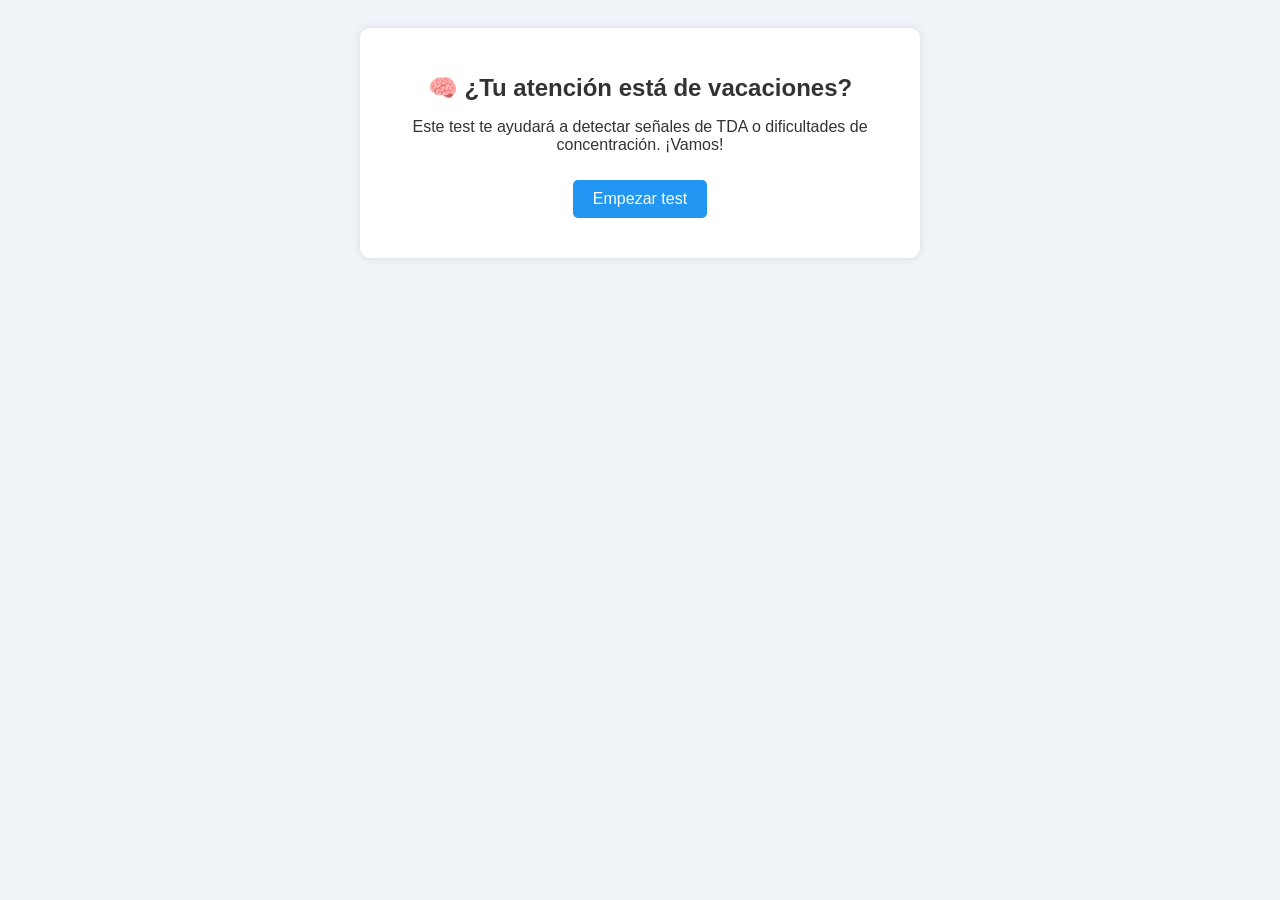
<file: index.html>
<!DOCTYPE html>
<html lang="es">
<head>
  <meta charset="UTF-8" />
  <meta name="viewport" content="width=device-width, initial-scale=1.0"/>
  <title>Test de Atención</title>
  <style>
    body {
      font-family: 'Segoe UI', sans-serif;
      background: #f0f4f8;
      color: #333;
      text-align: center;
      padding: 20px;
    }
    .container {
      max-width: 500px;
      margin: auto;
      background: #fff;
      border-radius: 10px;
      box-shadow: 0 0 10px rgba(0,0,0,0.1);
      padding: 30px;
    }
    h1 {
      font-size: 24px;
      margin-bottom: 10px;
    }
    .question {
      font-size: 18px;
      margin: 20px 0;
    }
    button {
      padding: 10px 20px;
      margin: 10px;
      font-size: 16px;
      border: none;
      border-radius: 5px;
      cursor: pointer;
    }
    .yes { background-color: #4caf50; color: white; }
    .no { background-color: #f44336; color: white; }
    .start, .restart {
      background-color: #2196f3;
      color: white;
    }
    .result {
      font-size: 20px;
      margin-top: 30px;
    }
  </style>
</head>
<body>
  <div class="container">
    <h1>🧠 ¿Tu atención está de vacaciones?</h1>
    <div id="quiz">
      <p>Este test te ayudará a detectar señales de TDA o dificultades de concentración. ¡Vamos!</p>
      <button class="start" onclick="startQuiz()">Empezar test</button>
    </div>
  </div>

  <script>
    const questions = [
      "¿Te distraes con facilidad, incluso cuando algo es importante?",
      "¿Te cuesta terminar lo que empiezas?",
      "¿Pierdes cosas como llaves, celular o ideas?",
      "¿Evitas tareas que requieren mucha concentración?",
      "¿Te cuesta seguir instrucciones largas?",
      "¿Sientes que tu mente salta de un tema a otro?",
      "¿Olvidas cosas que acabas de leer o escuchar?",
      "¿Te cuesta organizar tu tiempo o tus tareas?",
      "¿Interrumpes a otros sin querer?",
      "¿Te aburres muy rápido si algo no te interesa?"
    ];

    let current = 0;
    let score = 0;

    function startQuiz() {
      document.getElementById("quiz").innerHTML = `
        <div class="question">${questions[current]}</div>
        <button class="yes" onclick="answer(true)">Sí</button>
        <button class="no" onclick="answer(false)">No</button>
      `;
    }

    function answer(isYes) {
      if (isYes) score++;
      current++;
      if (current < questions.length) {
        document.getElementById("quiz").innerHTML = `
          <div class="question">${questions[current]}</div>
          <button class="yes" onclick="answer(true)">Sí</button>
          <button class="no" onclick="answer(false)">No</button>
        `;
      } else {
        showResult();
      }
    }

    function showResult() {
      let message = "";
      if (score <= 3) {
        message = "🧘‍♂️ Mente zen. Tu enfoque está en modo pro.";
      } else if (score <= 6) {
        message = "🤹‍♀️ Enfocado pero caótico. A veces te cuesta, pero lo manejas.";
      } else {
        message = "🐿️ Ardilla distraída. Tu atención necesita un GPS.";
      }

      document.getElementById("quiz").innerHTML = `
        <div class="result">${message}</div>
        <p>Tu puntaje: ${score} de ${questions.length}</p>
        <button class="restart" onclick="restart()">Volver a empezar</button>
      `;
      current = 0;
      score = 0;
    }

    function restart() {
      startQuiz();
    }
  </script>
</body>
</html>
</file>
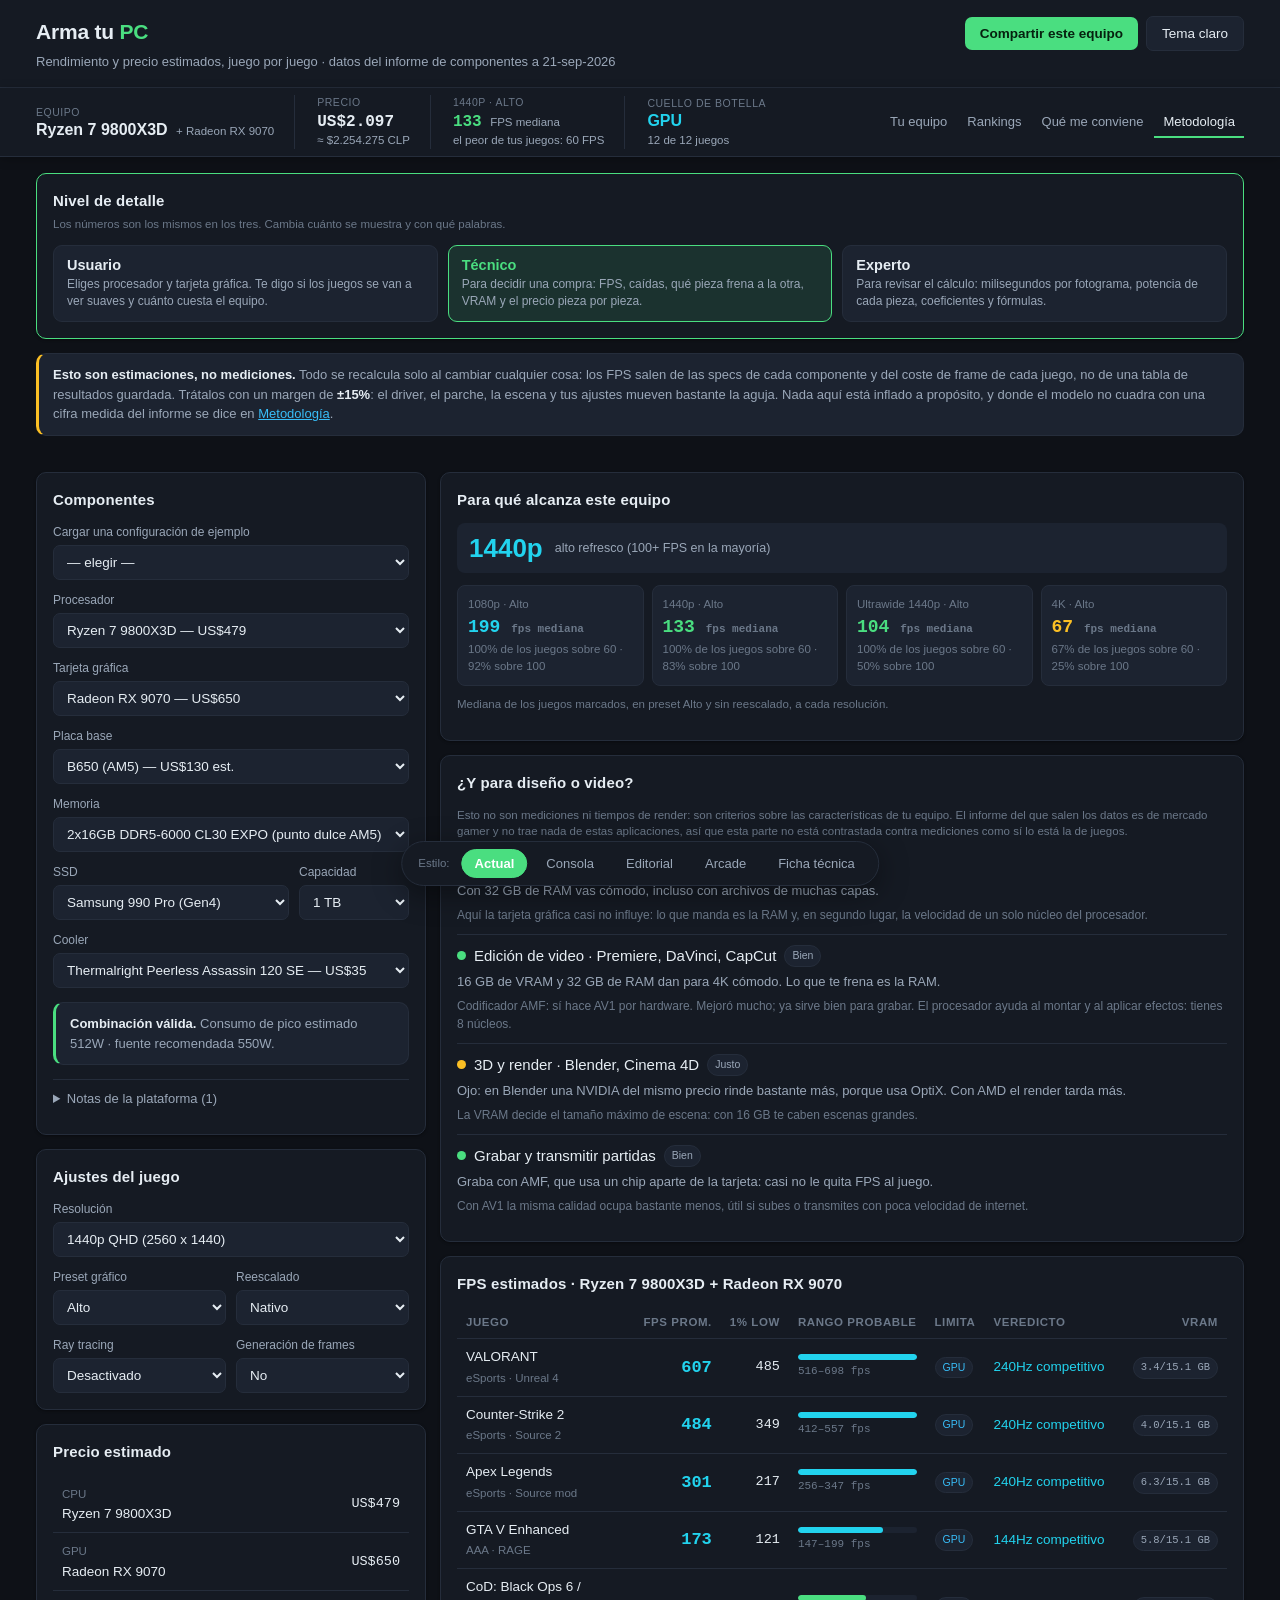
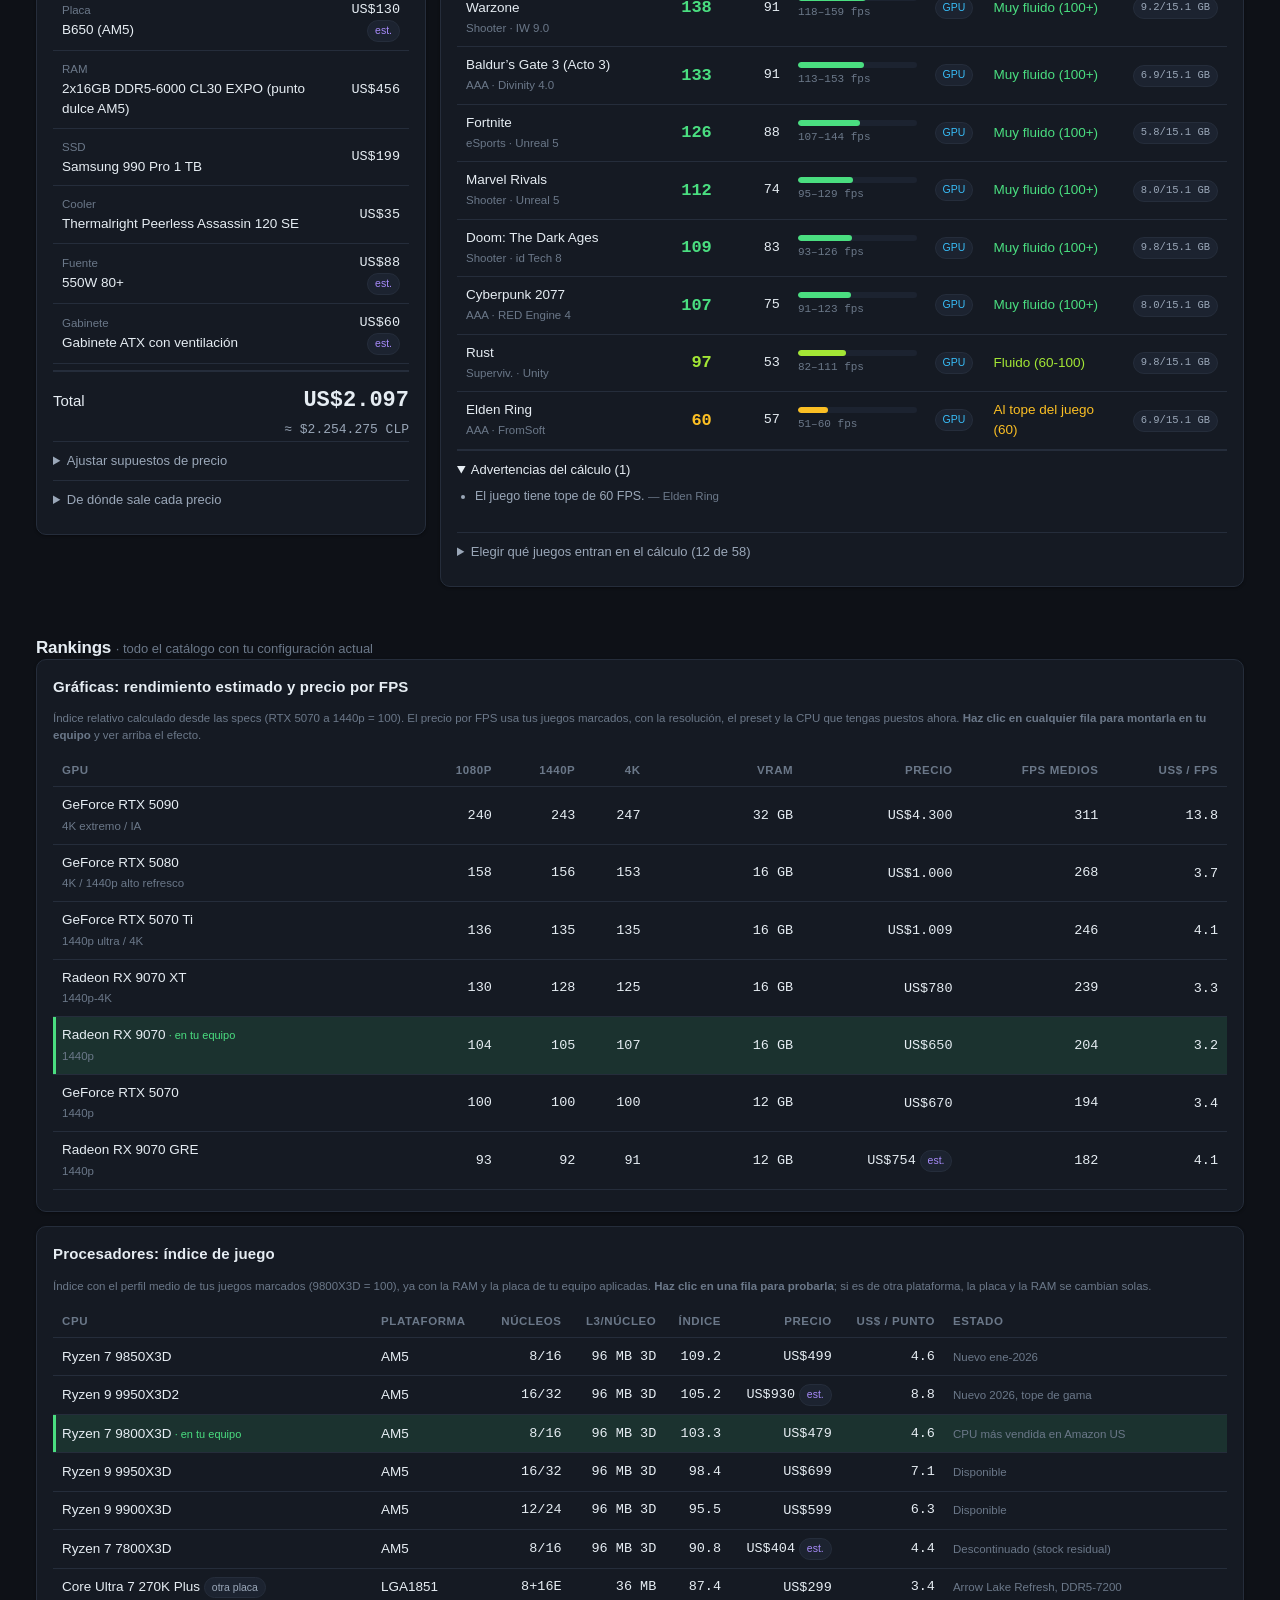
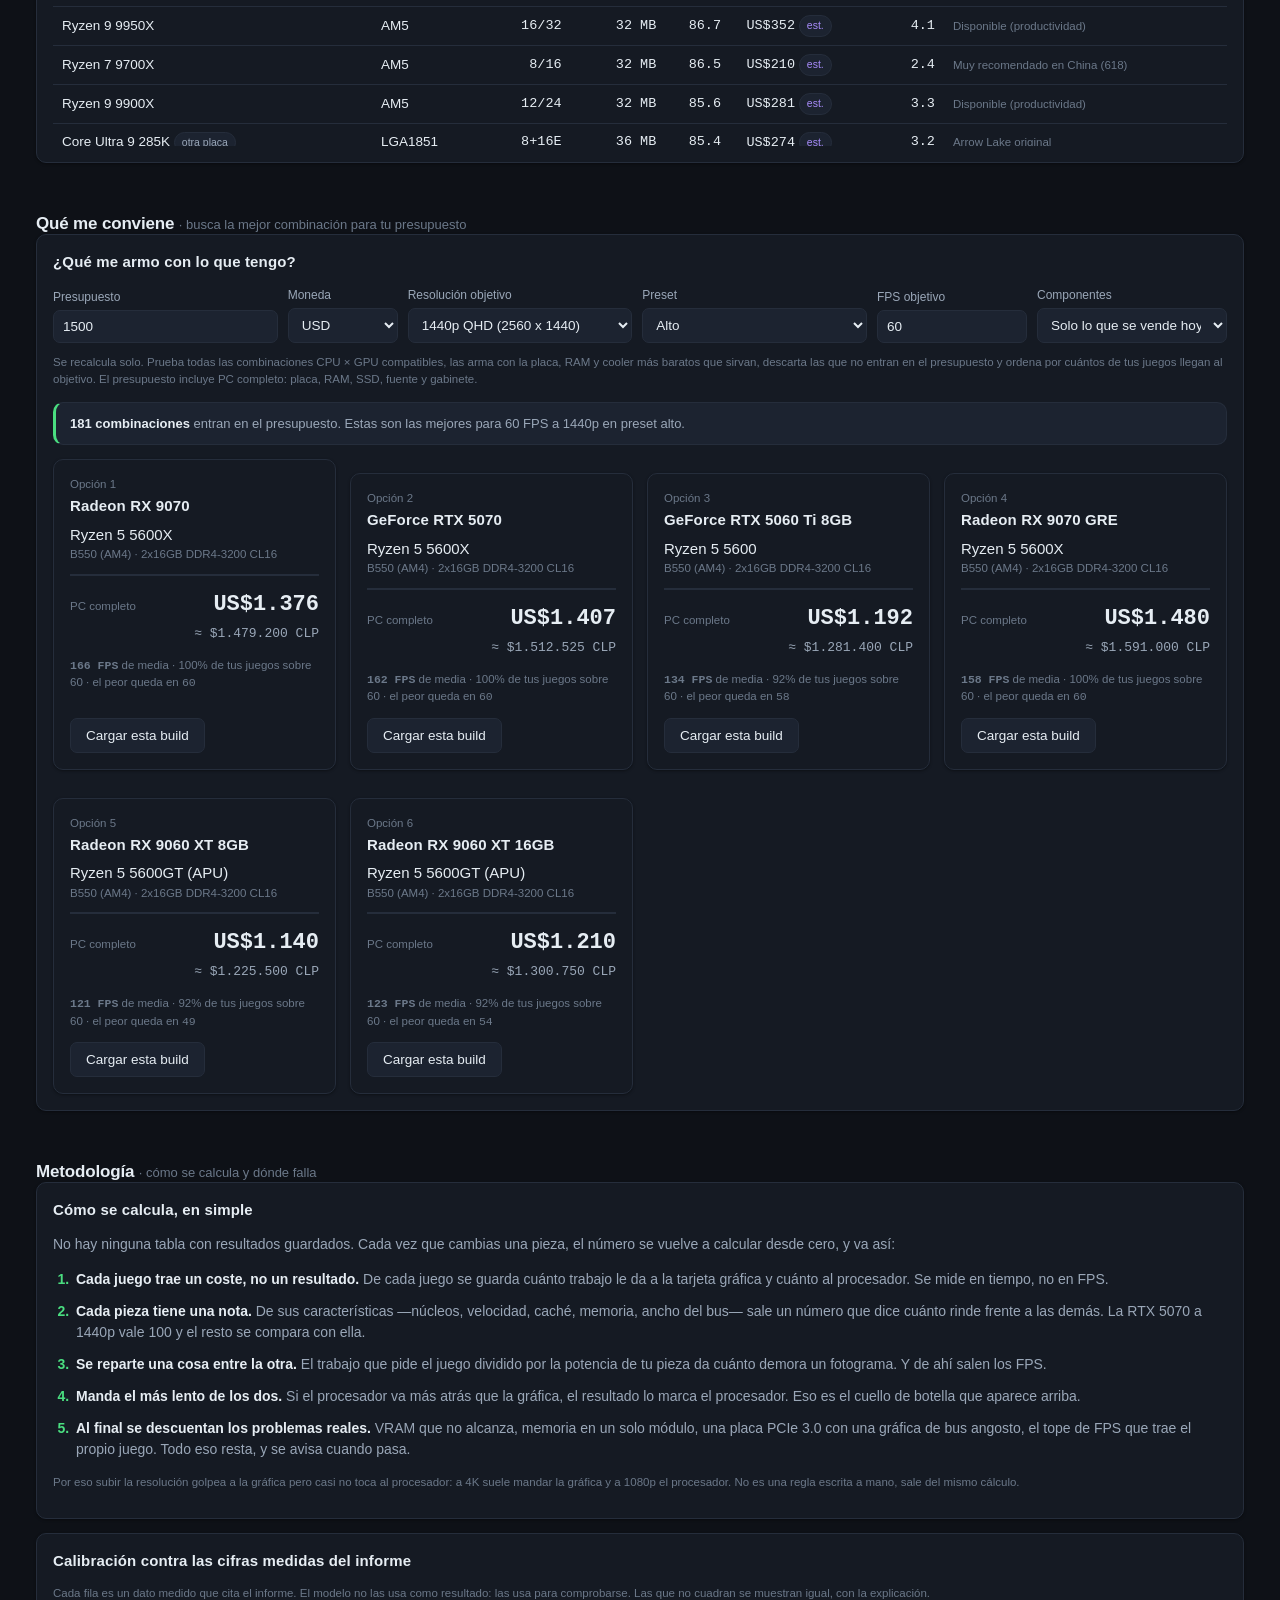
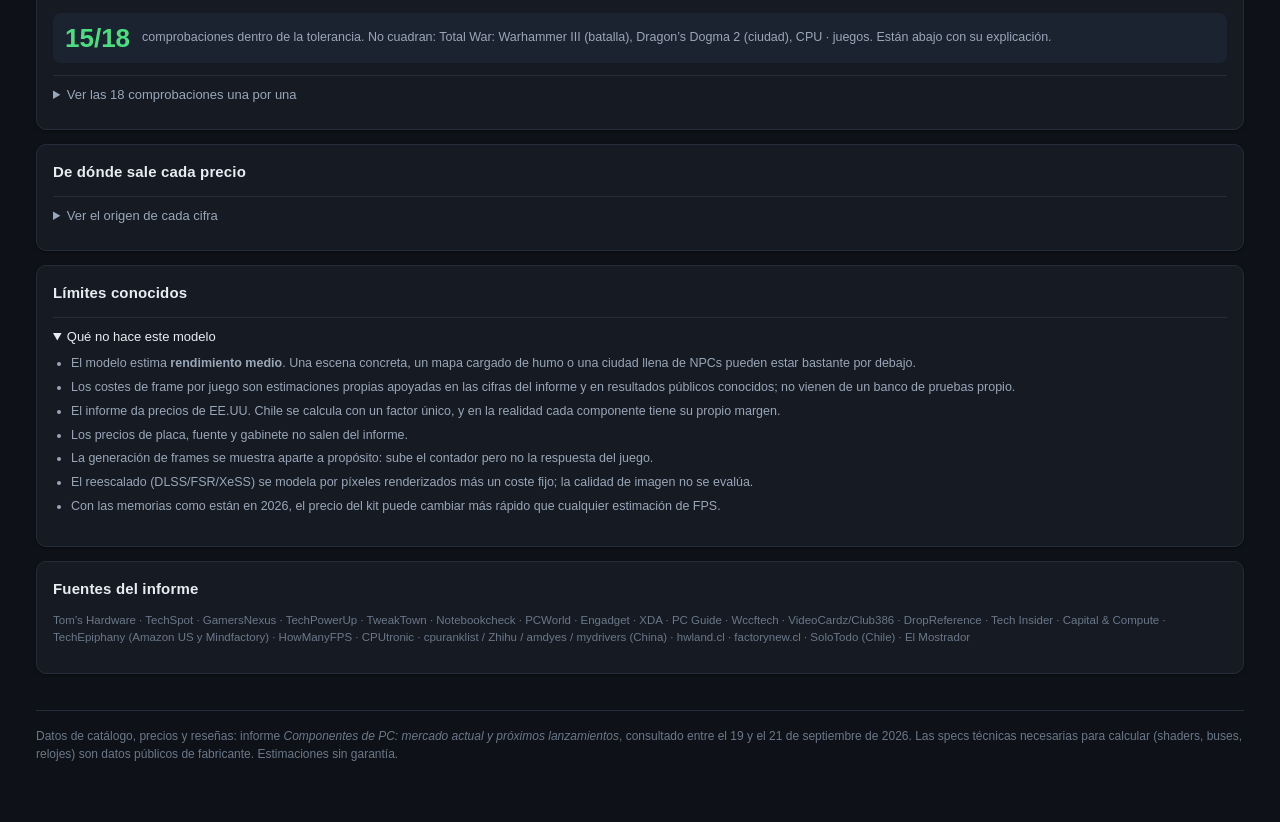
<file: arma-tu-pc/index.html>
<!DOCTYPE html>
<html lang="es" data-tema="oscuro">
<head>
<meta charset="UTF-8">
<meta name="viewport" content="width=device-width, initial-scale=1">
<title>Arma tu PC · rendimiento y precio estimados (sept 2026)</title>
<meta name="description" content="Cambia componentes y mira al instante qué rinde y cuánto cuesta, juego por juego y por resolución. Sobre los datos del informe de componentes de PC de septiembre 2026.">

<!-- Tarjeta al compartir el enlace (WhatsApp, Telegram, Discord, redes).
     OJO: og:image y og:url tienen que ser direcciones absolutas; si publicas
     esto en otro dominio, hay que cambiar las cuatro líneas de abajo. -->
<link rel="canonical" href="https://sskiwalker.github.io/test-de-atencion/arma-tu-pc/">
<meta property="og:url" content="https://sskiwalker.github.io/test-de-atencion/arma-tu-pc/">
<meta property="og:image" content="https://sskiwalker.github.io/test-de-atencion/arma-tu-pc/img/preview.jpg">
<meta name="twitter:image" content="https://sskiwalker.github.io/test-de-atencion/arma-tu-pc/img/preview.jpg">
<meta property="og:type" content="website">
<meta property="og:site_name" content="Arma tu PC">
<meta property="og:locale" content="es_CL">
<meta property="og:title" content="Arma tu PC · rendimiento y precio estimados">
<meta property="og:description" content="Cambia un componente y mira al instante qué rinde y cuánto cuesta. 33 juegos, por resolución, con precios de mercado a septiembre 2026.">
<meta property="og:image:width" content="1200">
<meta property="og:image:height" content="630">
<meta property="og:image:type" content="image/jpeg">
<meta property="og:image:alt" content="Arma tu PC: FPS estimados por juego y precio total de la build.">
<meta name="twitter:card" content="summary_large_image">
<meta name="twitter:title" content="Arma tu PC · rendimiento y precio estimados">
<meta name="twitter:description" content="Cambia un componente y mira al instante qué rinde y cuánto cuesta, juego por juego.">

<!-- Pantalla de inicio del teléfono y color de la barra del navegador -->
<link rel="manifest" href="manifest.webmanifest">
<link rel="icon" href="img/icon-192.png" sizes="192x192" type="image/png">
<link rel="apple-touch-icon" href="img/apple-touch-icon.png">
<meta name="apple-mobile-web-app-title" content="Arma tu PC">
<meta name="mobile-web-app-capable" content="yes">
<meta name="theme-color" content="#0e1117" media="(prefers-color-scheme: dark)">
<meta name="theme-color" content="#f6f8fb" media="(prefers-color-scheme: light)">

<link rel="stylesheet" href="css/styles.css">
<link rel="stylesheet" href="css/estilos.css">
</head>
<body>

<header class="top">
  <div class="top-in">
    <div class="top-row">
      <div>
        <h1>Arma tu <span>PC</span></h1>
        <p class="sub" style="margin-bottom:16px">Rendimiento y precio estimados, juego por juego · datos del informe de componentes a 21-sep-2026</p>
      </div>
      <div class="acciones">
        <button class="btn" id="compartir" type="button">Compartir este equipo</button>
        <button class="btn sec" id="tema" type="button">Tema claro</button>
      </div>
    </div>
  </div>
</header>

<div class="resumen" id="resumen">
  <div class="resumen-in">
    <div class="resumen-datos" id="resumen-datos"></div>
    <nav class="tabs saltos">
      <button class="tab on" data-ir="s-equipo">Tu equipo</button>
      <button class="tab" data-ir="s-rank">Rankings</button>
      <button class="tab" data-ir="s-reco">Qué me conviene</button>
      <button class="tab" data-ir="s-metodo">Metodología</button>
    </nav>
  </div>
</div>

<div class="wrap">

  <div class="card nivel-sel">
    <h2>Nivel de detalle</h2>
    <p class="mini">Los números son los mismos en los tres. Cambia cuánto se muestra y con qué palabras.</p>
    <div class="nivel-ops" id="nivel-chips">
      <button class="nivel-op" type="button" data-nivel="1">
        <b>Usuario</b><span>Eliges procesador y tarjeta gráfica. Te digo si los juegos se van a ver suaves y cuánto cuesta el equipo.</span>
      </button>
      <button class="nivel-op on" type="button" data-nivel="2">
        <b>Técnico</b><span>Para decidir una compra: FPS, caídas, qué pieza frena a la otra, VRAM y el precio pieza por pieza.</span>
      </button>
      <button class="nivel-op" type="button" data-nivel="3">
        <b>Experto</b><span>Para revisar el cálculo: milisegundos por fotograma, potencia de cada pieza, coeficientes y fórmulas.</span>
      </button>
    </div>
  </div>

  <div class="aviso solo-usuario">
    <strong>Ojo: esto son cálculos, no pruebas reales.</strong> La página estima cuántos
    <b>FPS</b> (cuadros por segundo) daría cada juego con las piezas que elijas. Mientras más FPS,
    más suave se ve: <b>60 está bien</b>, <b>30 se nota lento</b> y más de 100 se siente muy fluido.
    Los números pueden variar más o menos un 15%.
  </div>

  <div class="aviso desde-tecnico">
    <strong>Esto son estimaciones, no mediciones.</strong> Todo se recalcula solo al cambiar cualquier cosa:
    los FPS salen de las specs de cada componente y del coste de frame de cada juego, no de una tabla de
    resultados guardada. Trátalos con un margen de <strong>±15%</strong>: el driver, el parche, la escena y tus
    ajustes mueven bastante la aguja. Nada aquí está inflado a propósito, y donde el modelo no cuadra con una
    cifra medida del informe se dice en <a href="#" data-ir="s-metodo">Metodología</a>.
  </div>

  <!-- ======================================================== TU EQUIPO -->
  <section class="seccion" id="s-equipo">
    <div class="split">

      <div class="col-a">
        <div class="card">
          <h2>Componentes</h2>
          <label class="f"><span>Cargar una configuración de ejemplo</span>
            <select id="preset"></select></label>
          <label class="f"><span>Procesador</span><select id="s-cpu"></select></label>
          <label class="f"><span>Tarjeta gráfica</span><select id="s-gpu"></select></label>
          <p class="mini solo-usuario">El resto de las piezas (placa, memoria, disco y refrigeración)
            las elijo yo, compatibles con lo que marcaste. Igual van sumadas en el precio.</p>
          <div class="desde-tecnico">
            <label class="f"><span>Placa base</span><select id="s-placa"></select></label>
            <label class="f"><span>Memoria</span><select id="s-ram"></select></label>
            <div class="fila" style="margin-bottom:11px">
              <label class="f" style="flex:2 1 150px"><span>SSD</span><select id="s-ssd"></select></label>
              <label class="f" style="flex:0 1 110px"><span>Capacidad</span><select id="s-cap"></select></label>
            </div>
            <label class="f" style="margin-bottom:0"><span>Cooler</span><select id="s-cooler"></select></label>
          </div>
          <div id="compat"></div>
        </div>

        <div class="card">
          <h2>Ajustes del juego</h2>
          <label class="f"><span data-simple="Tamaño de la pantalla">Resolución</span><select id="c-res"></select></label>
          <div class="fila" style="margin-bottom:11px">
            <label class="f"><span data-simple="Calidad de imagen">Preset gráfico</span><select id="c-preset"></select></label>
            <label class="f desde-tecnico"><span>Reescalado</span><select id="c-ups"></select></label>
          </div>
          <div class="fila" style="margin-bottom:0">
            <label class="f"><span data-simple="Luces realistas">Ray tracing</span><select id="c-rt">
              <option value="off">Desactivado</option><option value="rt">Activado (donde exista)</option>
              <option value="pt">Path tracing (donde exista)</option></select></label>
            <label class="f desde-tecnico"><span>Generación de frames</span><select id="c-fg">
              <option value="0">No</option><option value="1">Sí (aparte)</option></select></label>
          </div>
        </div>

        <div class="card">
          <h2>Precio estimado</h2>
          <div id="precios"></div>
          <div class="total"><span>Total</span><span style="text-align:right"><b class="num" id="total-usd"></b><br><span class="clp num" id="total-clp"></span></span></div>
          <details class="desde-tecnico">
            <summary>Ajustar supuestos de precio</summary>
            <div class="fila">
              <label class="f"><span>CLP por USD</span><input type="number" id="f-clp" step="1"></label>
              <label class="f"><span>Factor usado</span><input type="number" id="f-usado" step="0.05" min="0.2" max="1.2"></label>
              <label class="f"><span>Gabinete US$</span><input type="number" id="f-gab" step="5"></label>
            </div>
            <p class="mini">El factor CLP/USD sale de un ancla del propio informe: el 9800X3D a US$479 y a CLP $514.990 (abr-2026). No es tipo de cambio: incluye IVA, importación y margen local.</p>
          </details>
          <div id="precio-notas" class="desde-tecnico"></div>
        </div>
      </div>

      <div class="col-b">
        <div class="card">
          <h2>Para qué alcanza este equipo</h2>
          <div id="clase"></div>
          <div class="res-grid" id="clase-res"></div>
          <p class="mini" style="margin-top:10px" data-simple="Lo que daría la mayoría de tus juegos en cada tamaño de pantalla, con la calidad de imagen en Alto.">Mediana de los juegos marcados, en preset Alto y sin reescalado, a cada resolución.</p>
        </div>

        <div class="card">
          <h2>¿Y para diseño o video?</h2>
          <p class="mini">Esto no son mediciones ni tiempos de render: son criterios sobre las
            características de tu equipo. El informe del que salen los datos es de mercado gamer y no
            trae nada de estas aplicaciones, así que esta parte no está contrastada contra mediciones
            como sí lo está la de juegos.</p>
          <div id="creativo"></div>
        </div>

        <div class="card">
          <h2 id="fps-titulo">FPS estimados</h2>
          <div class="tabla-wrap"><table id="t-fps"><thead><tr>
            <th>Juego</th>
            <th class="r"><span data-simple="FPS">FPS prom.</span></th>
            <th class="r desde-tecnico">1% low</th>
            <th><span data-simple="Qué tan suave">Rango probable</span></th>
            <th class="desde-tecnico"><span>Limita</span></th>
            <th data-simple="Cómo se ve">Veredicto</th>
            <th class="r desde-tecnico">VRAM</th>
            <th class="r solo-experto">ms GPU / CPU</th>
          </tr></thead><tbody></tbody></table></div>
          <div id="fps-avisos"></div>
          <details id="d-juegos">
            <summary><span data-simple="Elegir qué juegos quieres ver">Elegir qué juegos entran en el cálculo</span> (<span id="n-juegos"></span>)</summary>
            <div class="chips" id="chips-cat"></div>
            <div class="chips" id="chips-juegos" style="margin-top:8px"></div>
          </details>
        </div>
      </div>

    </div>
  </section>

  <!-- =========================================================== RANKING -->
  <section class="seccion" id="s-rank">
    <h2 class="titulo-seccion">Rankings <span>· todo el catálogo con tu configuración actual</span></h2>
    <div class="card">
      <h2><span data-simple="Tarjetas gráficas: cuánto rinde cada una">Gráficas: rendimiento estimado y precio por FPS</span></h2>
      <p class="mini">Índice relativo calculado desde las specs (RTX 5070 a 1440p = 100). El precio por FPS usa tus juegos marcados, con la resolución, el preset y la CPU que tengas puestos ahora. <strong>Haz clic en cualquier fila para montarla en tu equipo</strong> y ver arriba el efecto.</p>
      <div class="tabla-scroll">
      <div class="tabla-wrap"><table id="t-gpu"><thead><tr>
        <th>GPU</th><th class="r">1080p</th><th class="r">1440p</th><th class="r">4K</th>
        <th class="r desde-tecnico">VRAM</th><th class="r">Precio</th><th class="r">FPS medios</th><th class="r">US$ / FPS</th>
      </tr></thead><tbody></tbody></table></div></div>
    </div>
    <div class="card">
      <h2><span data-simple="Procesadores: cuánto rinde cada uno">Procesadores: índice de juego</span></h2>
      <p class="mini">Índice con el perfil medio de tus juegos marcados (9800X3D = 100), ya con la RAM y la placa de tu equipo aplicadas. <strong>Haz clic en una fila para probarla</strong>; si es de otra plataforma, la placa y la RAM se cambian solas.</p>
      <div class="tabla-scroll">
      <div class="tabla-wrap"><table id="t-cpu"><thead><tr>
        <th>CPU</th><th>Plataforma</th><th class="r">Núcleos</th><th class="r desde-tecnico">L3/núcleo</th>
        <th class="r"><span data-simple="Potencia">Índice</span></th><th class="r">Precio</th>
        <th class="r desde-tecnico">US$ / punto</th><th class="desde-tecnico">Estado</th>
      </tr></thead><tbody></tbody></table></div></div>
    </div>
  </section>

  <!-- ============================================================= RECO -->
  <section class="seccion" id="s-reco">
    <h2 class="titulo-seccion">Qué me conviene <span>· busca la mejor combinación para tu presupuesto</span></h2>
    <div class="card">
      <h2>¿Qué me armo con lo que tengo?</h2>
      <div class="fila">
        <label class="f"><span>Presupuesto</span><input type="number" id="r-pres" step="50"></label>
        <label class="f" style="flex:0 1 110px"><span>Moneda</span><select id="r-moneda"><option value="usd">USD</option><option value="clp">CLP</option></select></label>
        <label class="f"><span>Resolución objetivo</span><select id="r-res"></select></label>
        <label class="f"><span>Preset</span><select id="r-preset"></select></label>
        <label class="f" style="flex:0 1 150px"><span>FPS objetivo</span><input type="number" id="r-fps" step="10"></label>
        <label class="f" style="flex:0 1 190px"><span>Componentes</span><select id="r-actuales">
          <option value="1">Solo lo que se vende hoy</option><option value="0">Incluir gen. anterior</option></select></label>
      </div>
      <p class="mini">Se recalcula solo. Prueba todas las combinaciones CPU × GPU compatibles, las arma con la placa, RAM y cooler más baratos que sirvan, descarta las que no entran en el presupuesto y ordena por cuántos de tus juegos llegan al objetivo. El presupuesto incluye PC completo: placa, RAM, SSD, fuente y gabinete.</p>
      <div id="r-out"></div>
    </div>
  </section>

  <!-- =========================================================== METODO -->
  <section class="seccion" id="s-metodo">
    <h2 class="titulo-seccion">Metodología <span>· cómo se calcula y dónde falla</span></h2>
    <div class="card">
      <h2>Cómo se calcula, en simple</h2>
      <p class="intro">No hay ninguna tabla con resultados guardados. Cada vez que cambias una pieza,
      el número se vuelve a calcular desde cero, y va así:</p>
      <ol class="pasos">
        <li><b>Cada juego trae un coste, no un resultado.</b> De cada juego se guarda cuánto trabajo
          le da a la tarjeta gráfica y cuánto al procesador. Se mide en tiempo, no en FPS.</li>
        <li><b>Cada pieza tiene una nota.</b> De sus características —núcleos, velocidad, caché,
          memoria, ancho del bus— sale un número que dice cuánto rinde frente a las demás. La RTX 5070
          a 1440p vale 100 y el resto se compara con ella.</li>
        <li><b>Se reparte una cosa entre la otra.</b> El trabajo que pide el juego dividido por la
          potencia de tu pieza da cuánto demora un fotograma. Y de ahí salen los FPS.</li>
        <li><b>Manda el más lento de los dos.</b> Si el procesador va más atrás que la gráfica, el
          resultado lo marca el procesador. Eso es el cuello de botella que aparece arriba.</li>
        <li><b>Al final se descuentan los problemas reales.</b> VRAM que no alcanza, memoria en un solo
          módulo, una placa PCIe 3.0 con una gráfica de bus angosto, el tope de FPS que trae el propio
          juego. Todo eso resta, y se avisa cuando pasa.</li>
      </ol>
      <p class="mini">Por eso subir la resolución golpea a la gráfica pero casi no toca al procesador:
      a 4K suele mandar la gráfica y a 1080p el procesador. No es una regla escrita a mano, sale del
      mismo cálculo.</p>
      <details class="solo-experto">
        <summary>La fórmula exacta, por si quieres revisarla</summary>
        <pre class="form">ms_GPU  = coste_GPU x preset x ray_tracing x (píxeles/1080p)^exp x (100/índice_GPU) / sesgo_motor
ms_CPU  = coste_CPU x (100/índice_CPU)
frame   = (ms_GPU^6 + ms_CPU^6)^(1/6)      mezcla suave: el más lento manda, pero no del todo
FPS     = 1000 / frame,  luego VRAM, PCIe, RAM y tope del juego

índice_GPU = 1 / ( (1-w)/cómputo + w/ancho_de_banda )      w sube con la resolución
  cómputo  = shaders x 2 x reloj x eficiencia_arquitectura x ocupación
  ancho    = bus/8 x Gbps x multiplicador_de_caché

índice_CPU = IPC_arquitectura x reloj_del_CCD^0.75 x (1 + caché_L3) x núcleos x RAM x scheduler</pre>
      </details>
      <details class="solo-experto"><summary>Ver los coeficientes calibrados</summary><div id="m-cal"></div></details>
    </div>
    <div class="card">
      <h2>Calibración contra las cifras medidas del informe</h2>
      <p class="mini">Cada fila es un dato medido que cita el informe. El modelo no las usa como resultado: las usa para comprobarse. Las que no cuadran se muestran igual, con la explicación.</p>
      <div id="cal-resumen"></div>
      <details class="desde-tecnico"><summary>Ver las 18 comprobaciones una por una</summary>
        <div class="tabla-wrap"><table id="t-cal"><thead><tr>
          <th></th><th>Dato del informe</th><th class="r">Reportado</th><th class="r">Modelo</th>
        </tr></thead><tbody></tbody></table></div>
      </details>
    </div>
    <div class="card">
      <h2>De dónde sale cada precio</h2>
      <details class="desde-tecnico"><summary>Ver el origen de cada cifra</summary><div id="m-precios"></div></details>
    </div>
    <div class="card">
      <h2>Límites conocidos</h2>
      <details open><summary>Qué no hace este modelo</summary><ul class="notas" id="m-limites"></ul></details>
    </div>
    <div class="card">
      <h2>Fuentes del informe</h2>
      <p class="mini" id="m-fuentes"></p>
    </div>
  </section>

  <footer>
    Datos de catálogo, precios y reseñas: informe <em>Componentes de PC: mercado actual y próximos lanzamientos</em>,
    consultado entre el 19 y el 21 de septiembre de 2026. Las specs técnicas necesarias para calcular (shaders,
    buses, relojes) son datos públicos de fabricante. Estimaciones sin garantía.
  </footer>
</div>

<div class="aviso-flotante" id="toast" role="status" aria-live="polite"></div>

<!-- Temporal: barra para comparar identidades visuales y quedarse con una. -->
<div class="elige" id="elige">
  <span>Estilo:</span>
  <button type="button" data-estilo="">Actual</button>
  <button type="button" data-estilo="consola">Consola</button>
  <button type="button" data-estilo="editorial">Editorial</button>
  <button type="button" data-estilo="arcade">Arcade</button>
  <button type="button" data-estilo="ficha">Ficha técnica</button>
</div>

<script src="js/data.js"></script>
<script src="js/model.js"></script>
<script src="js/app.js"></script>
</body>
</html>
</file>
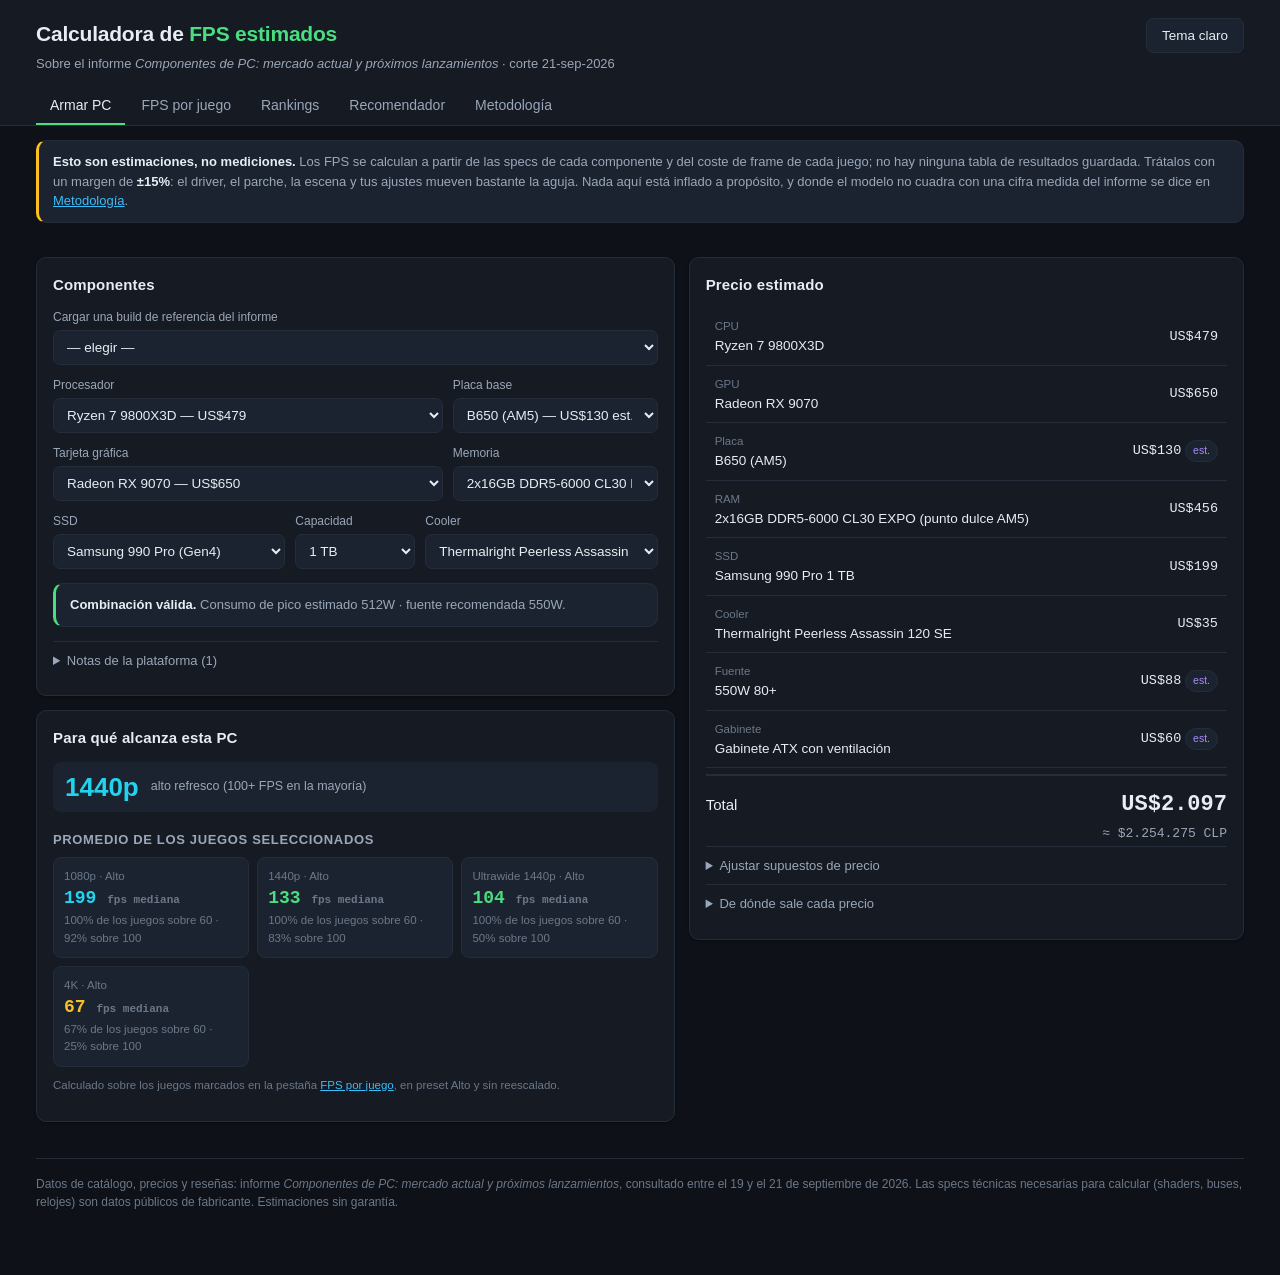
<file: calculadora-fps/index.html>
<!DOCTYPE html>
<html lang="es" data-tema="oscuro">
<head>
<meta charset="UTF-8">
<meta name="viewport" content="width=device-width, initial-scale=1">
<title>Calculadora de FPS estimados · Componentes PC sept-2026</title>
<meta name="description" content="Estimador de FPS por juego, resolución y build, calculado desde las specs y precios del informe de componentes de PC de septiembre 2026.">
<link rel="stylesheet" href="css/styles.css">
</head>
<body>

<header class="top">
  <div class="top-in">
    <div class="top-row">
      <div>
        <h1>Calculadora de <span>FPS estimados</span></h1>
        <p class="sub">Sobre el informe <em>Componentes de PC: mercado actual y próximos lanzamientos</em> · corte 21-sep-2026</p>
      </div>
      <button class="btn sec" id="tema" type="button">Tema claro</button>
    </div>
    <nav class="tabs" role="tablist">
      <button class="tab on" data-panel="armar">Armar PC</button>
      <button class="tab" data-panel="fps">FPS por juego</button>
      <button class="tab" data-panel="rank">Rankings</button>
      <button class="tab" data-panel="reco">Recomendador</button>
      <button class="tab" data-panel="metodo">Metodología</button>
    </nav>
  </div>
</header>

<div class="wrap">

  <div class="aviso">
    <strong>Esto son estimaciones, no mediciones.</strong> Los FPS se calculan a partir de las specs de cada
    componente y del coste de frame de cada juego; no hay ninguna tabla de resultados guardada. Trátalos con un
    margen de <strong>±15%</strong>: el driver, el parche, la escena y tus ajustes mueven bastante la aguja.
    Nada aquí está inflado a propósito, y donde el modelo no cuadra con una cifra medida del informe se dice
    en <a href="#" data-goto="metodo">Metodología</a>.
  </div>

  <!-- ============================================================ ARMAR -->
  <section class="panel on" id="p-armar">
    <div class="grid2">
      <div>
        <div class="card">
          <h2>Componentes</h2>
          <label class="f"><span>Cargar una build de referencia del informe</span>
            <select id="preset"></select></label>
          <div class="fila" style="margin-bottom:11px">
            <label class="f" style="flex:2 1 260px"><span>Procesador</span><select id="s-cpu"></select></label>
            <label class="f"><span>Placa base</span><select id="s-placa"></select></label>
          </div>
          <div class="fila" style="margin-bottom:11px">
            <label class="f" style="flex:2 1 260px"><span>Tarjeta gráfica</span><select id="s-gpu"></select></label>
            <label class="f"><span>Memoria</span><select id="s-ram"></select></label>
          </div>
          <div class="fila">
            <label class="f" style="flex:2 1 220px"><span>SSD</span><select id="s-ssd"></select></label>
            <label class="f" style="flex:0 1 120px"><span>Capacidad</span><select id="s-cap"></select></label>
            <label class="f" style="flex:2 1 220px"><span>Cooler</span><select id="s-cooler"></select></label>
          </div>
          <div id="compat"></div>
        </div>

        <div class="card">
          <h2>Para qué alcanza esta PC</h2>
          <div id="clase"></div>
          <h3>Promedio de los juegos seleccionados</h3>
          <div class="res-grid" id="clase-res"></div>
          <p class="mini" style="margin-top:10px">Calculado sobre los juegos marcados en la pestaña <a href="#" data-goto="fps">FPS por juego</a>, en preset Alto y sin reescalado.</p>
        </div>
      </div>

      <div>
        <div class="card">
          <h2>Precio estimado</h2>
          <div id="precios"></div>
          <div class="total"><span>Total</span><span style="text-align:right"><b class="num" id="total-usd"></b><br><span class="clp num" id="total-clp"></span></span></div>
          <details>
            <summary>Ajustar supuestos de precio</summary>
            <div class="fila">
              <label class="f"><span>CLP por USD (precio Chile)</span><input type="number" id="f-clp" step="1"></label>
              <label class="f"><span>Factor usado gen. anterior</span><input type="number" id="f-usado" step="0.05" min="0.2" max="1.2"></label>
              <label class="f"><span>Gabinete (US$)</span><input type="number" id="f-gab" step="5"></label>
            </div>
            <p class="mini">El factor CLP/USD sale de un ancla del propio informe: el 9800X3D a US$479 y a CLP $514.990 (abr-2026). No es tipo de cambio: incluye IVA, importación y margen local.</p>
          </details>
          <div id="precio-notas"></div>
        </div>
      </div>
    </div>
  </section>

  <!-- ============================================================== FPS -->
  <section class="panel" id="p-fps">
    <div class="card">
      <h2>Ajustes</h2>
      <div class="fila">
        <label class="f"><span>Resolución</span><select id="c-res"></select></label>
        <label class="f"><span>Preset gráfico</span><select id="c-preset"></select></label>
        <label class="f"><span>Ray tracing</span><select id="c-rt">
          <option value="off">Desactivado</option><option value="rt">Activado (donde exista)</option>
          <option value="pt">Path tracing (donde exista)</option></select></label>
        <label class="f"><span>Reescalado</span><select id="c-ups"></select></label>
        <label class="f" style="flex:0 1 200px"><span>Generación de frames</span><select id="c-fg">
          <option value="0">No</option><option value="1">Sí (mostrar aparte)</option></select></label>
      </div>
      <h3>Juegos incluidos</h3>
      <div class="chips" id="chips-cat"></div>
      <div class="chips" id="chips-juegos" style="margin-top:8px"></div>
    </div>
    <div class="card">
      <h2 id="fps-titulo">FPS estimados</h2>
      <div class="tabla-wrap"><table id="t-fps"><thead><tr>
        <th>Juego</th><th class="r">FPS prom.</th><th class="r">1% low</th><th>Rango probable</th>
        <th>Limita</th><th>Veredicto</th><th class="r">VRAM</th>
      </tr></thead><tbody></tbody></table></div>
      <div id="fps-avisos"></div>
    </div>
  </section>

  <!-- =========================================================== RANKING -->
  <section class="panel" id="p-rank">
    <div class="card">
      <h2>Gráficas: rendimiento estimado y precio por FPS</h2>
      <p class="mini">Índice relativo calculado desde las specs (RTX 5070 a 1440p = 100). El precio por FPS usa los juegos que tengas marcados, a la resolución y preset elegidos en la pestaña anterior, con la CPU actual de tu build.</p>
      <div class="tabla-wrap"><table id="t-gpu"><thead><tr>
        <th>GPU</th><th class="r">1080p</th><th class="r">1440p</th><th class="r">4K</th>
        <th class="r">VRAM</th><th class="r">Precio</th><th class="r">FPS medios</th><th class="r">US$ / FPS</th>
      </tr></thead><tbody></tbody></table></div>
    </div>
    <div class="card">
      <h2>Procesadores: índice de juego</h2>
      <p class="mini">Índice con el perfil medio de los juegos marcados (9800X3D = 100), ya con la RAM y la placa de tu build aplicadas.</p>
      <div class="tabla-wrap"><table id="t-cpu"><thead><tr>
        <th>CPU</th><th>Plataforma</th><th class="r">Núcleos</th><th class="r">L3/núcleo</th>
        <th class="r">Índice</th><th class="r">Precio</th><th class="r">US$ / punto</th><th>Estado</th>
      </tr></thead><tbody></tbody></table></div>
    </div>
  </section>

  <!-- ============================================================= RECO -->
  <section class="panel" id="p-reco">
    <div class="card">
      <h2>¿Qué me armo con lo que tengo?</h2>
      <div class="fila">
        <label class="f"><span>Presupuesto</span><input type="number" id="r-pres" step="50"></label>
        <label class="f" style="flex:0 1 110px"><span>Moneda</span><select id="r-moneda"><option value="usd">USD</option><option value="clp">CLP</option></select></label>
        <label class="f"><span>Resolución objetivo</span><select id="r-res"></select></label>
        <label class="f"><span>Preset</span><select id="r-preset"></select></label>
        <label class="f" style="flex:0 1 150px"><span>FPS objetivo</span><input type="number" id="r-fps" step="10"></label>
        <label class="f" style="flex:0 1 190px"><span>Componentes</span><select id="r-actuales">
          <option value="1">Solo lo que se vende hoy</option><option value="0">Incluir gen. anterior</option></select></label>
      </div>
      <p class="mini">Prueba todas las combinaciones CPU × GPU compatibles, las arma con la placa, RAM y cooler más baratos que sirvan, descarta las que no entran en el presupuesto y ordena por cuántos de tus juegos llegan al objetivo. El presupuesto incluye PC completo: placa, RAM, SSD, fuente y gabinete.</p>
      <button class="btn" id="r-calc" type="button" style="margin-top:10px">Calcular</button>
      <div id="r-out"></div>
    </div>
  </section>

  <!-- =========================================================== METODO -->
  <section class="panel" id="p-metodo">
    <div class="card">
      <h2>Cómo se calcula (y por qué no hay FPS guardados)</h2>
      <p class="mini" style="font-size:13px;color:var(--txt2)">
        Cada juego guarda su <strong>coste de frame</strong>, no su resultado: cuántos milisegundos de GPU y de CPU
        cuesta un fotograma a 1080p sobre el hardware de referencia. Los FPS de cualquier combinación salen de
        escalar ese coste.
      </p>
      <pre class="form">ms_GPU  = coste_GPU x preset x ray_tracing x (píxeles/1080p)^exp x (100/índice_GPU) / sesgo_motor
ms_CPU  = coste_CPU x (100/índice_CPU)
frame   = (ms_GPU^6 + ms_CPU^6)^(1/6)      <- mezcla suave: el cuello de botella manda, pero no del todo
FPS     = 1000 / frame,  luego VRAM, PCIe, RAM y tope del juego

índice_GPU = 1 / ( (1-w)/cómputo + w/ancho_de_banda )      w sube con la resolución
  cómputo  = shaders x 2 x reloj x eficiencia_arquitectura x ocupación
  ancho    = bus/8 x Gbps x multiplicador_de_caché

índice_CPU = IPC_arquitectura x reloj_del_CCD^0.75 x (1 + caché_L3) x núcleos x RAM x scheduler</pre>
      <div id="m-cal"></div>
    </div>
    <div class="card">
      <h2>Calibración contra las cifras medidas del informe</h2>
      <p class="mini">Cada fila es un dato medido que cita el informe. El modelo no las usa como resultado: las usa para comprobarse. Las que no cuadran se muestran igual, con la explicación.</p>
      <div class="tabla-wrap"><table id="t-cal"><thead><tr>
        <th></th><th>Dato del informe</th><th class="r">Reportado</th><th class="r">Modelo</th>
      </tr></thead><tbody></tbody></table></div>
    </div>
    <div class="card">
      <h2>De dónde sale cada precio</h2>
      <div id="m-precios"></div>
    </div>
    <div class="card">
      <h2>Límites conocidos</h2>
      <ul class="notas" id="m-limites"></ul>
    </div>
    <div class="card">
      <h2>Fuentes del informe</h2>
      <p class="mini" id="m-fuentes"></p>
    </div>
  </section>

  <footer>
    Datos de catálogo, precios y reseñas: informe <em>Componentes de PC: mercado actual y próximos lanzamientos</em>,
    consultado entre el 19 y el 21 de septiembre de 2026. Las specs técnicas necesarias para calcular (shaders,
    buses, relojes) son datos públicos de fabricante. Estimaciones sin garantía.
  </footer>
</div>

<script src="js/data.js"></script>
<script src="js/model.js"></script>
<script src="js/app.js"></script>
</body>
</html>
</file>
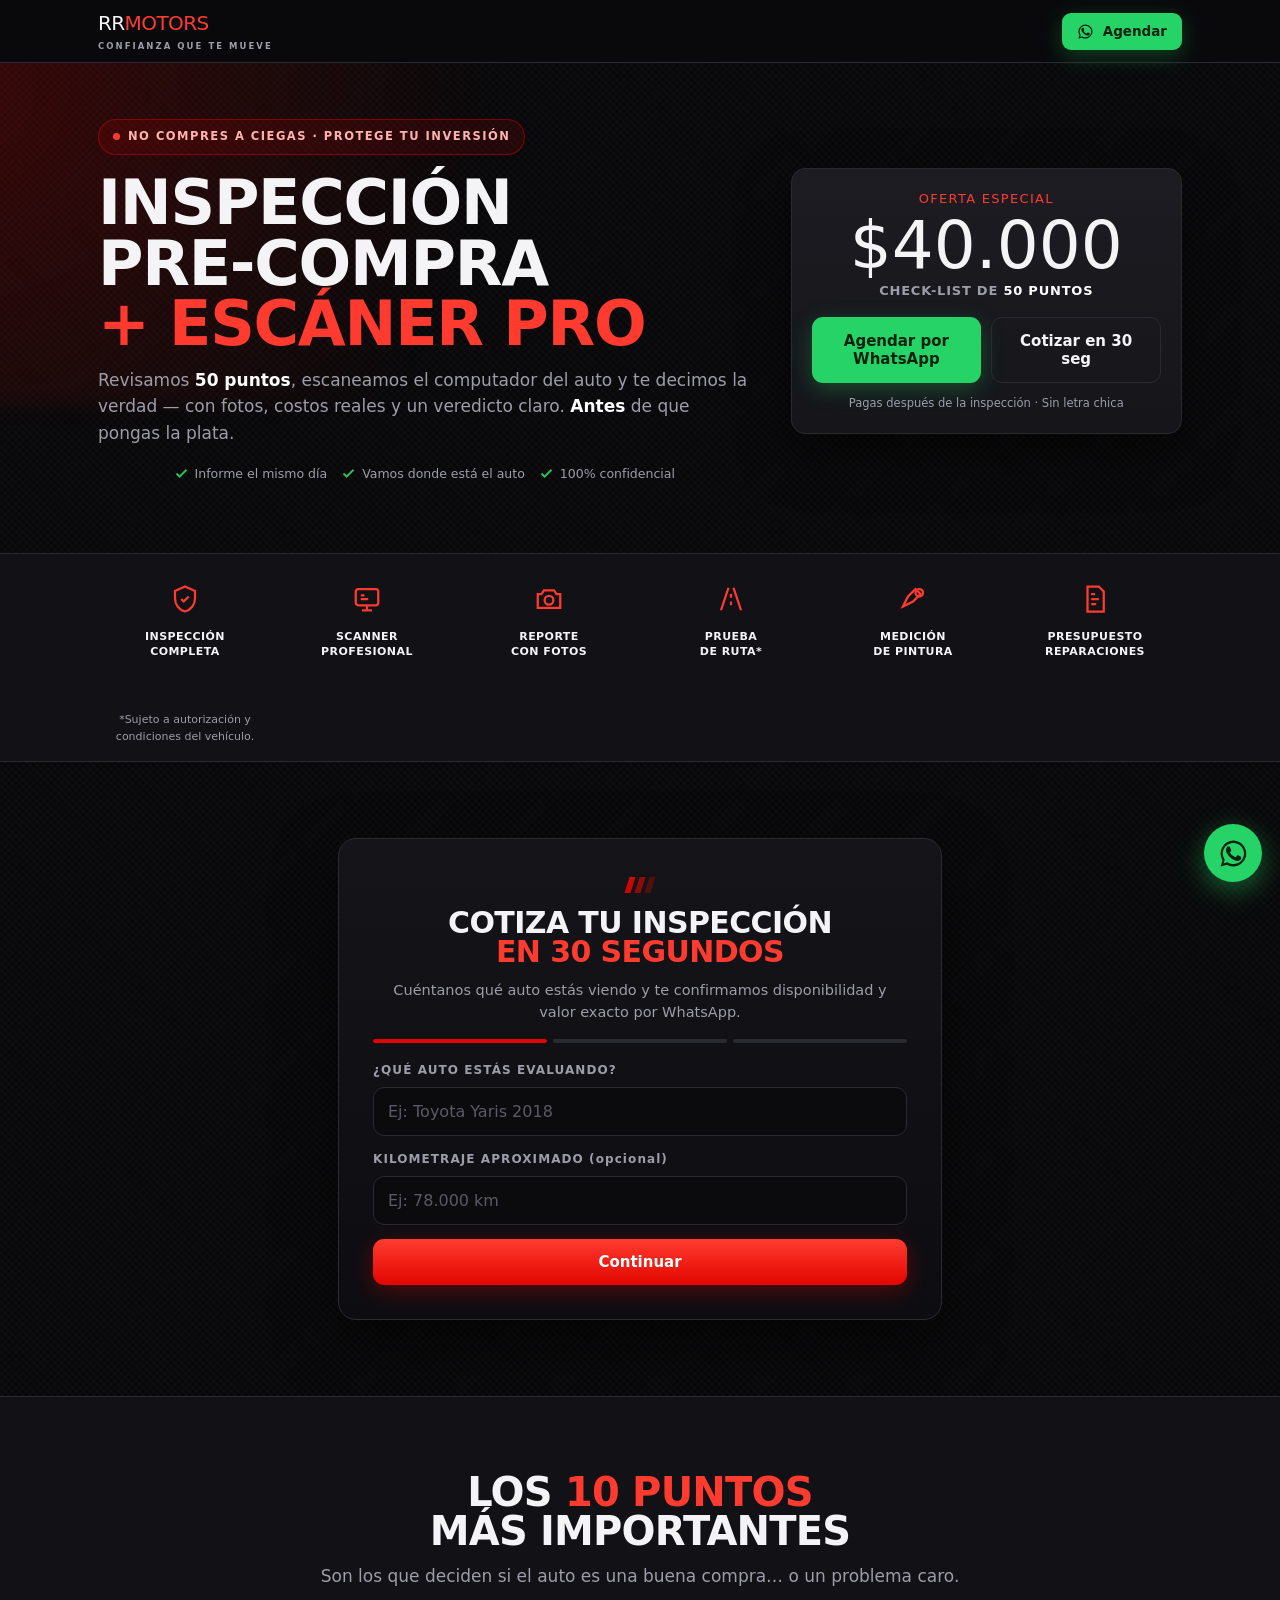
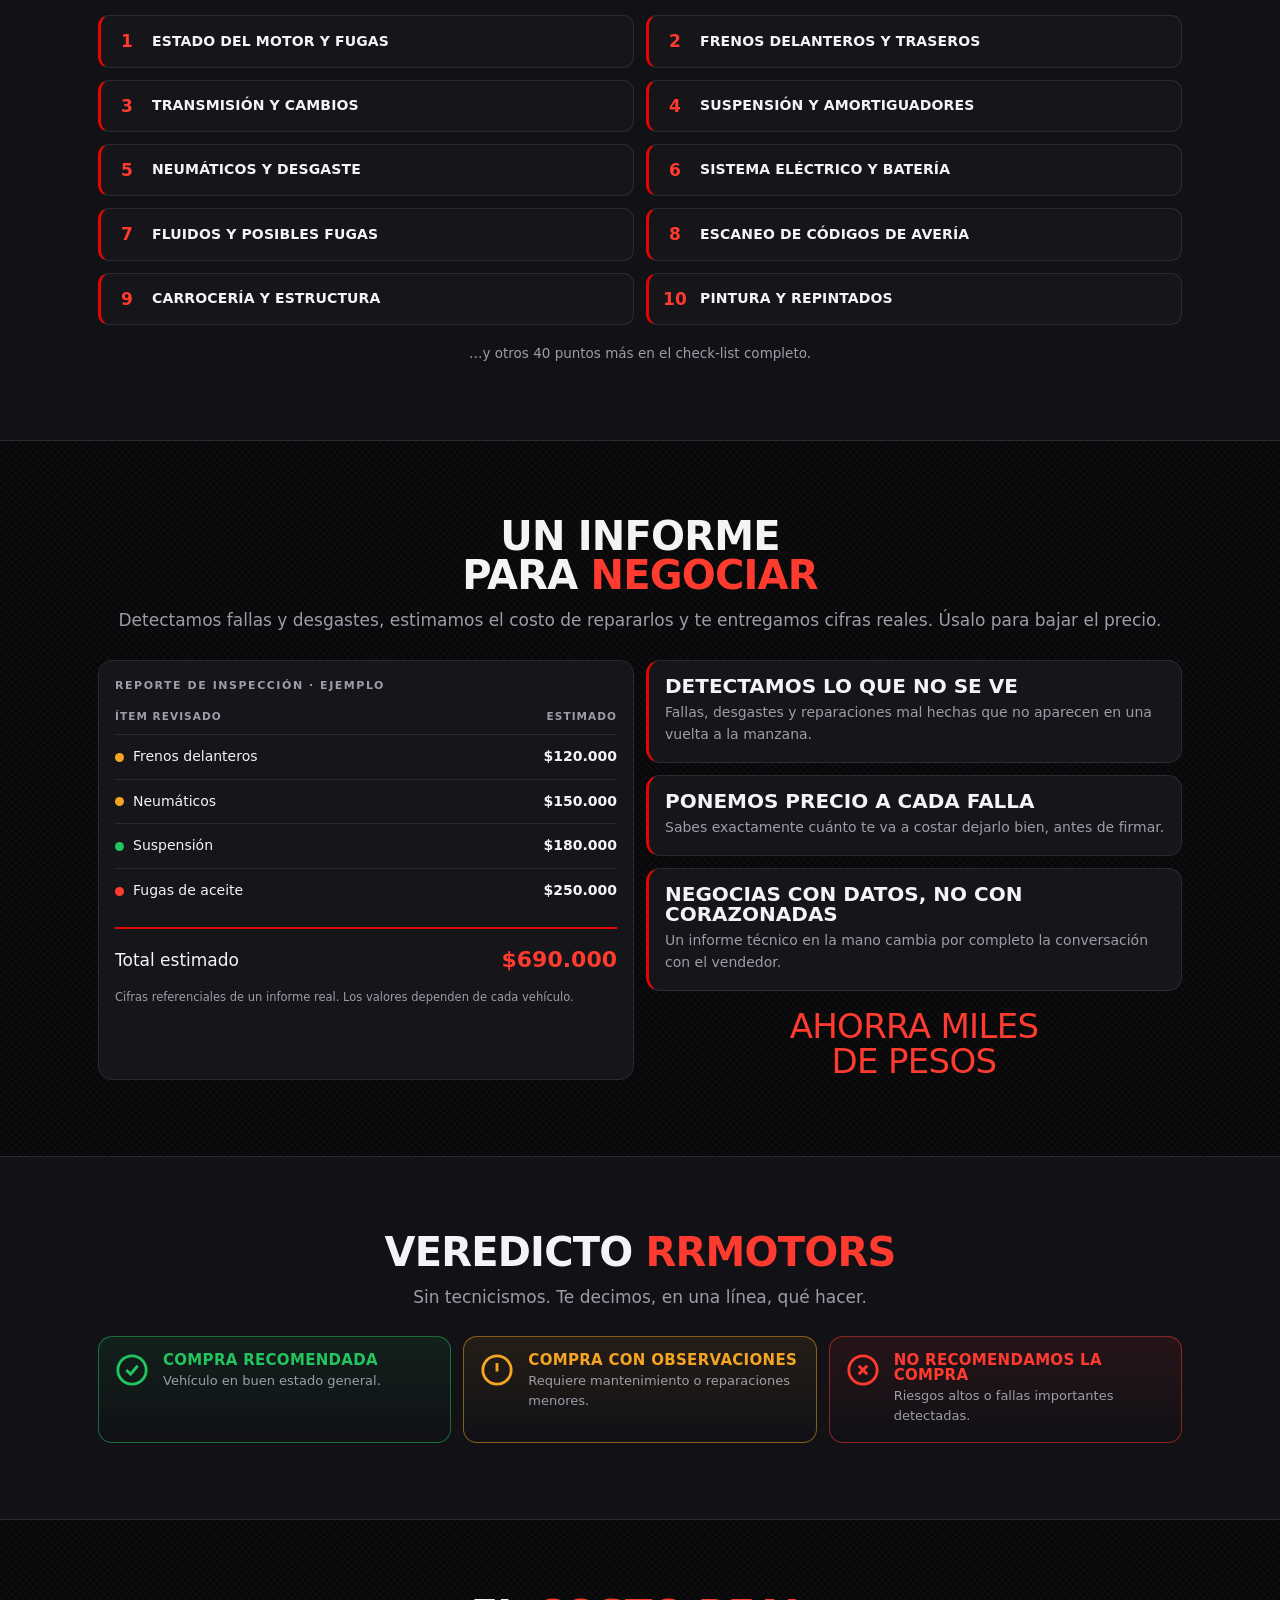
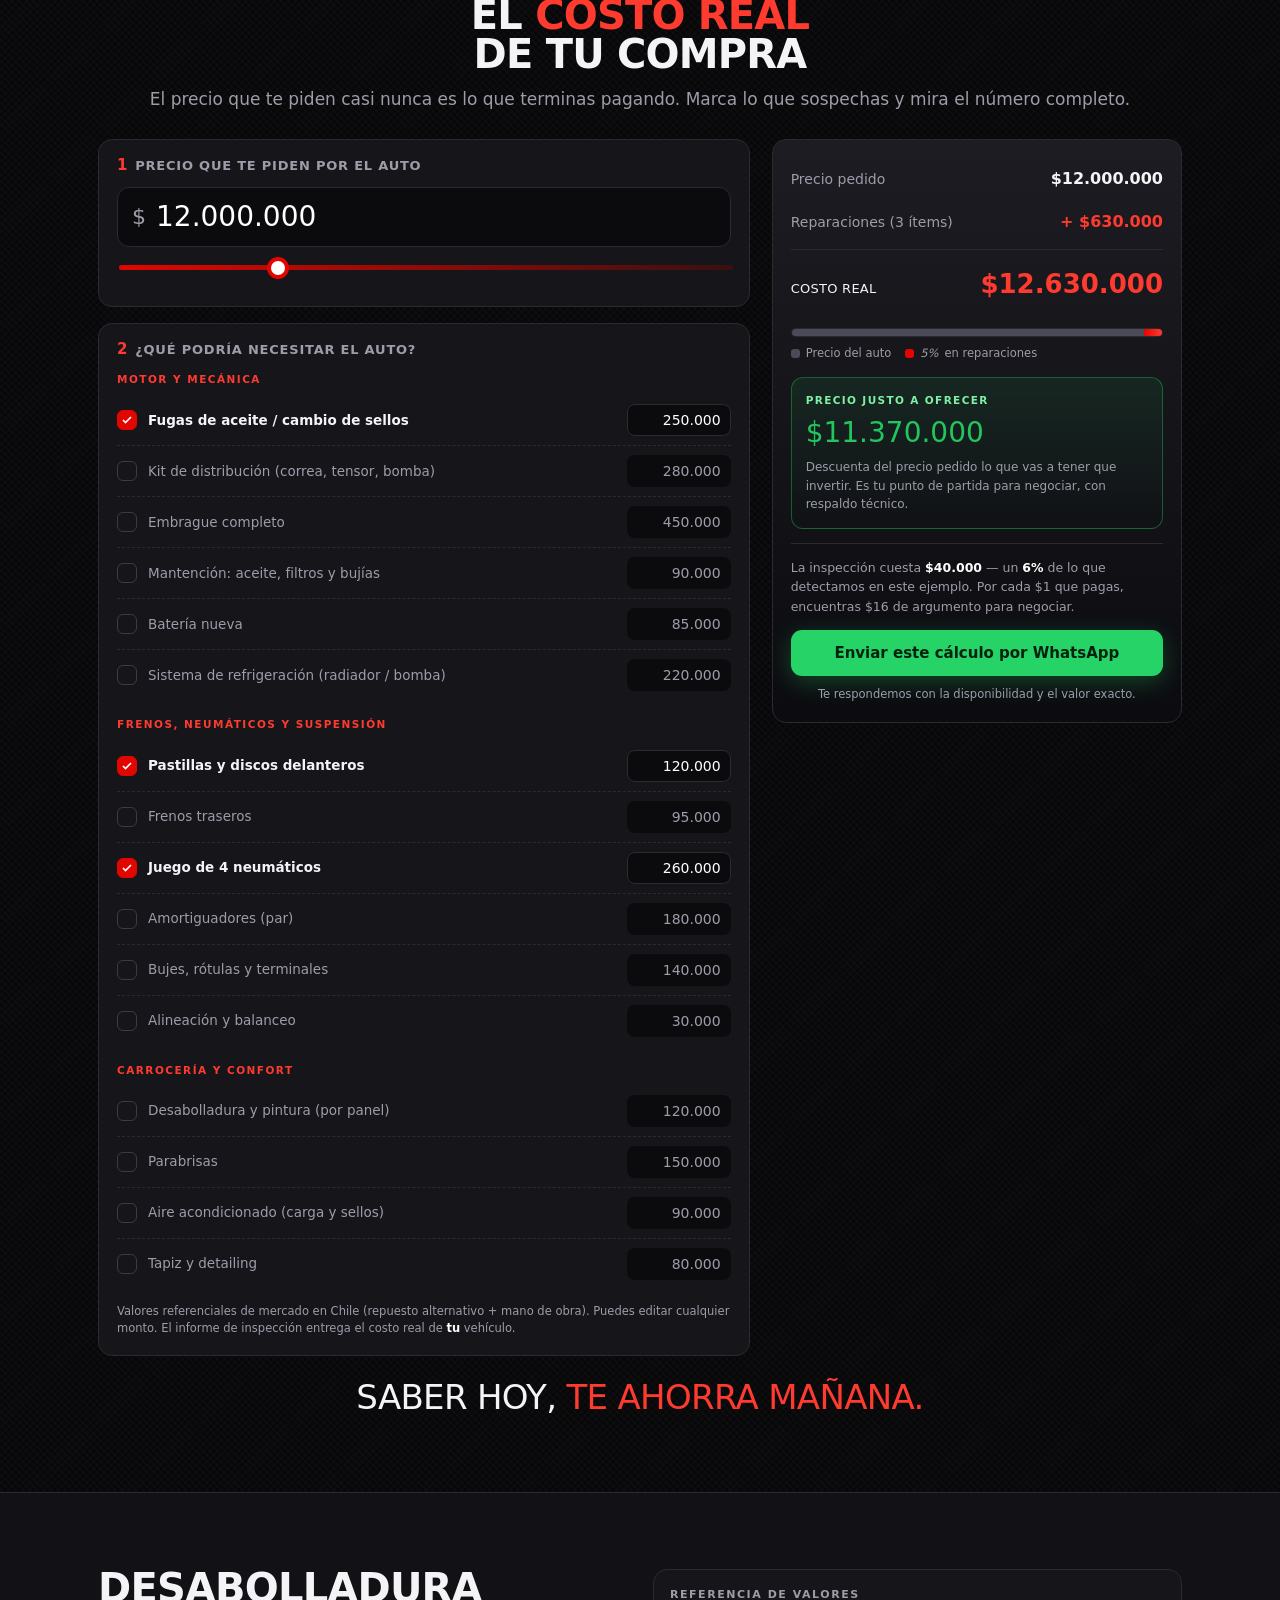
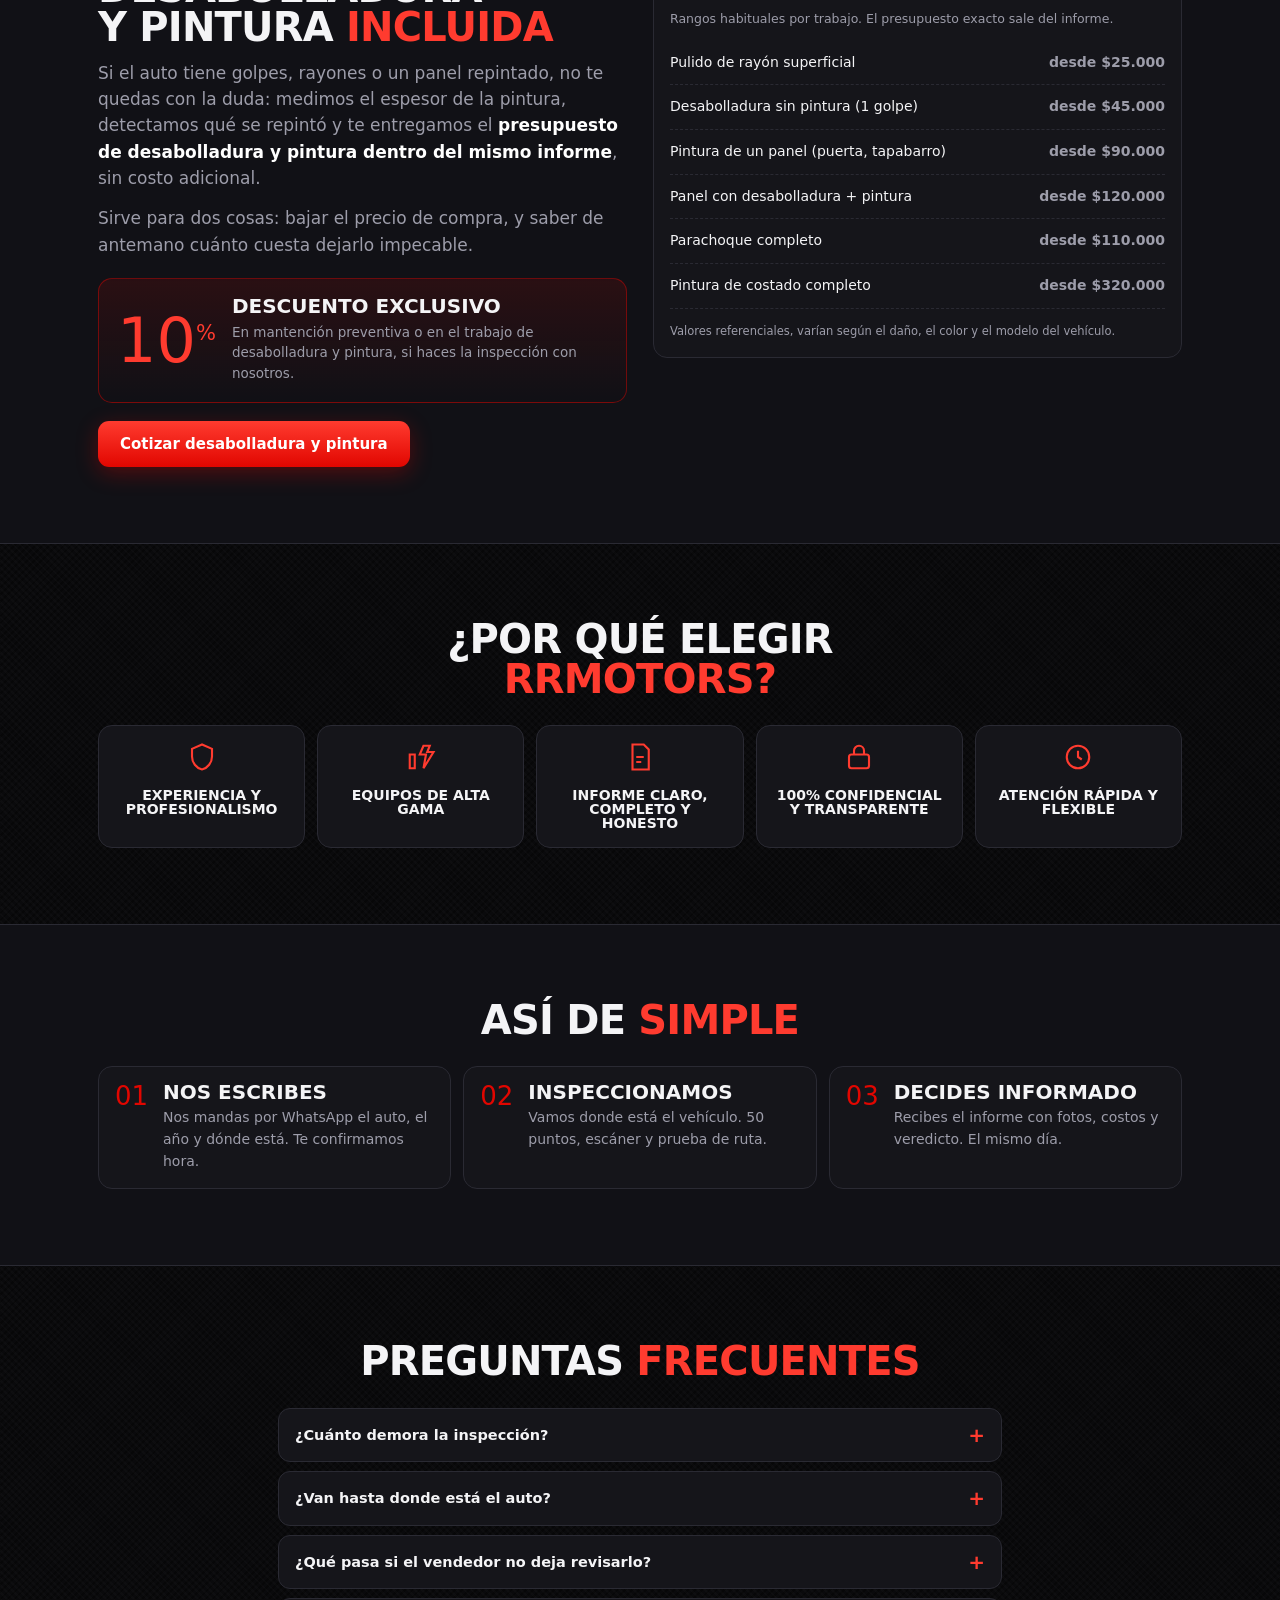
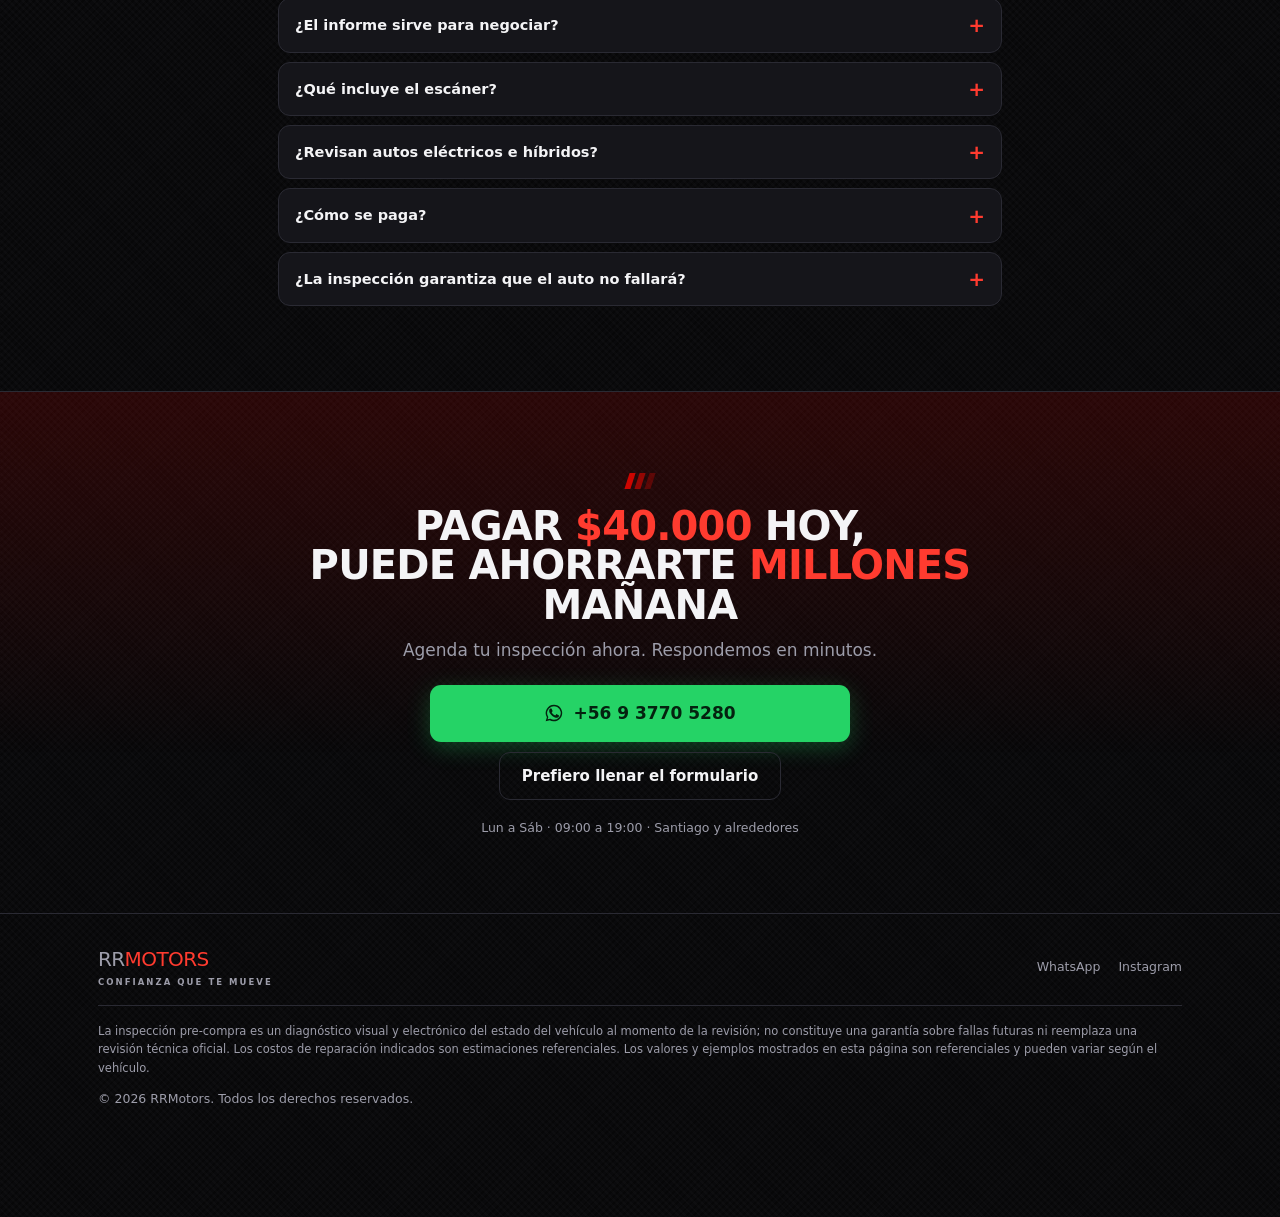
<file: landing/index.html>
<!DOCTYPE html>
<html lang="es-CL">
<head>
<meta charset="UTF-8">
<meta name="viewport" content="width=device-width, initial-scale=1, viewport-fit=cover">
<title>Inspección Pre-Compra de Autos Usados | RRMotors — $40.000 · 50 puntos</title>
<meta name="description" content="No compres a ciegas. Inspección pre-compra con escáner profesional, 50 puntos revisados, informe con fotos y presupuesto de reparaciones. $40.000. Agenda por WhatsApp.">
<meta name="theme-color" content="#0a0a0c">
<link rel="canonical" href="https://rrmotors-landing.pages.dev/">

<!-- Open Graph / lo que se ve al compartir por WhatsApp e Instagram -->
<meta property="og:type" content="website">
<meta property="og:locale" content="es_CL">
<meta property="og:site_name" content="RRMotors">
<meta property="og:title" content="No compres a ciegas: Inspección Pre-Compra RRMotors">
<meta property="og:description" content="Revisamos 50 puntos, escaneamos el computador del auto y te entregamos un informe con fotos y costos reales. $40.000.">
<meta property="og:image" content="https://rrmotors-landing.pages.dev/og-rrmotors.jpg"><!-- 1200x630 -->
<meta property="og:url" content="https://rrmotors-landing.pages.dev/">
<meta name="twitter:card" content="summary_large_image">

<!-- ============ TRACKING: pega tus IDs y descomenta ============
<script async src="https://www.googletagmanager.com/gtag/js?id=G-XXXXXXXXXX"></script>
<script>window.dataLayer=window.dataLayer||[];function gtag(){dataLayer.push(arguments)}gtag('js',new Date());gtag('config','G-XXXXXXXXXX');</script>

<script>!function(f,b,e,v,n,t,s){if(f.fbq)return;n=f.fbq=function(){n.callMethod?n.callMethod.apply(n,arguments):n.queue.push(arguments)};if(!f._fbq)f._fbq=n;n.push=n;n.loaded=!0;n.version='2.0';n.queue=[];t=b.createElement(e);t.async=!0;t.src=v;s=b.getElementsByTagName(e)[0];s.parentNode.insertBefore(t,s)}(window,document,'script','https://connect.facebook.net/en_US/fbevents.js');fbq('init','TU_PIXEL_ID');fbq('track','PageView');</script>
============================================================= -->

<script type="application/ld+json">
{
  "@context": "https://schema.org",
  "@type": "AutoRepair",
  "name": "RRMotors",
  "slogan": "Confianza que te mueve",
  "description": "Inspección pre-compra de vehículos usados con escáner profesional e informe con fotos.",
  "telephone": "+56937705280",
  "priceRange": "$40.000 CLP",
  "areaServed": { "@type": "City", "name": "Santiago" },
  "address": { "@type": "PostalAddress", "addressCountry": "CL", "addressLocality": "Santiago" },
  "openingHoursSpecification": [{
    "@type": "OpeningHoursSpecification",
    "dayOfWeek": ["Monday","Tuesday","Wednesday","Thursday","Friday","Saturday"],
    "opens": "09:00", "closes": "19:00"
  }],
  "makesOffer": {
    "@type": "Offer",
    "name": "Inspección Pre-Compra + Escáner Profesional",
    "price": "40000",
    "priceCurrency": "CLP"
  }
}
</script>

<style>
*,*::before,*::after{box-sizing:border-box}
:root{
  --bg:#0a0a0c; --bg2:#111116; --card:#15151a; --card2:#1c1c22;
  --line:#2a2a33; --red:#e10600; --red2:#ff3b2f; --txt:#f4f4f6; --mut:#9d9daa;
  --green:#22c55e; --amber:#f5a524; --wa:#25d366;
  --sans:system-ui,-apple-system,"Segoe UI",Roboto,Helvetica,Arial,sans-serif;
  --disp:"Arial Black","Arial Bold",var(--sans);
  --r:14px; --max:1120px;
}
html{scroll-behavior:smooth;-webkit-text-size-adjust:100%}
body{
  margin:0;background:var(--bg);color:var(--txt);font-family:var(--sans);
  font-size:16px;line-height:1.55;overflow-x:hidden;
  background-image:
    repeating-linear-gradient(45deg,rgba(255,255,255,.014) 0 2px,transparent 2px 5px),
    repeating-linear-gradient(-45deg,rgba(0,0,0,.35) 0 2px,transparent 2px 5px);
}
img{max-width:100%;display:block}
a{color:inherit;text-decoration:none}
h1,h2,h3{font-family:var(--disp);text-transform:uppercase;line-height:.98;letter-spacing:-.02em;margin:0}
h1{font-size:clamp(30px,8.2vw,62px)}
h2{font-size:clamp(23px,5.4vw,40px)}
h3{font-size:clamp(16px,3.4vw,20px);letter-spacing:0}
p{margin:0}
.wrap{width:100%;max-width:var(--max);margin:0 auto;padding:0 18px}
section{padding:54px 0;position:relative}
.red{color:var(--red2)}
.mut{color:var(--mut)}
.center{text-align:center}
.sub{color:var(--mut);font-size:clamp(14px,3.6vw,17px);margin-top:12px}

/* ---------- barras diagonales marca ---------- */
.slash{display:inline-flex;gap:4px;vertical-align:middle}
.slash i{display:block;width:6px;height:16px;background:var(--red);transform:skewX(-18deg);opacity:.9}
.slash i:nth-child(2){opacity:.6}.slash i:nth-child(3){opacity:.3}

/* ---------- header ---------- */
header{position:sticky;top:0;z-index:60;background:rgba(10,10,12,.92);backdrop-filter:blur(10px);border-bottom:1px solid var(--line)}
.hd{display:flex;align-items:center;justify-content:space-between;gap:12px;height:62px}
.logo{font-family:var(--disp);font-size:20px;letter-spacing:-.03em;text-transform:uppercase;white-space:nowrap}
.logo span{color:var(--red2)}
.logo small{display:block;font-family:var(--sans);font-size:8.5px;letter-spacing:.24em;color:var(--mut);font-weight:700;margin-top:1px}

/* ---------- botones ---------- */
.btn{
  display:inline-flex;align-items:center;justify-content:center;gap:9px;
  font-weight:800;font-size:15px;padding:14px 22px;border-radius:11px;border:0;
  cursor:pointer;font-family:var(--sans);text-align:center;line-height:1.2;
  transition:transform .15s ease,box-shadow .2s ease,filter .2s ease;
}
.btn:active{transform:scale(.97)}
.btn-wa{background:var(--wa);color:#04220f;box-shadow:0 6px 22px rgba(37,211,102,.28)}
.btn-wa:hover{filter:brightness(1.08);box-shadow:0 8px 30px rgba(37,211,102,.42)}
.btn-red{background:linear-gradient(180deg,var(--red2),var(--red));color:#fff;box-shadow:0 6px 22px rgba(225,6,0,.32)}
.btn-red:hover{filter:brightness(1.1)}
.btn-ghost{background:transparent;color:var(--txt);border:1.5px solid var(--line)}
.btn-ghost:hover{border-color:var(--red);color:#fff}
.btn-sm{padding:10px 15px;font-size:13.5px;border-radius:9px}
.btn-lg{padding:18px 30px;font-size:17px;width:100%;max-width:420px}

/* ---------- hero ---------- */
.hero{padding:34px 0 44px;position:relative;overflow:hidden}
.hero::before{
  content:"";position:absolute;inset:-40% 40% 30% -30%;
  background:radial-gradient(circle at 30% 40%,rgba(225,6,0,.22),transparent 62%);
  pointer-events:none;filter:blur(10px)
}
.hero>*{position:relative}
.badge{
  display:inline-flex;align-items:center;gap:8px;background:rgba(225,6,0,.12);
  border:1px solid rgba(225,6,0,.45);color:#ffb3ae;font-weight:800;font-size:11.5px;
  letter-spacing:.13em;text-transform:uppercase;padding:8px 14px;border-radius:99px;margin-bottom:18px
}
.dot{width:7px;height:7px;border-radius:50%;background:var(--red2);animation:pulse 1.8s infinite}
@keyframes pulse{0%,100%{opacity:1;transform:scale(1)}50%{opacity:.35;transform:scale(.75)}}
.hero h1 em{font-style:normal;color:var(--red2);display:block}
.hero-grid{display:grid;gap:26px}
.pricebox{
  border:1px solid var(--line);border-radius:var(--r);background:
  linear-gradient(180deg,var(--card2),var(--card));padding:20px;text-align:center;
  box-shadow:0 20px 50px rgba(0,0,0,.5)
}
.pricebox .kick{font-family:var(--disp);text-transform:uppercase;color:var(--red2);font-size:13px;letter-spacing:.1em}
.price{font-family:var(--disp);font-size:clamp(44px,12vw,66px);line-height:1;margin:4px 0 2px}
.pricebox .pts{font-size:13px;font-weight:800;letter-spacing:.06em;color:var(--mut);text-transform:uppercase}
.pricebox .pts b{color:#fff}
.hero-cta{display:grid;gap:10px;margin-top:16px}
.microtrust{display:flex;flex-wrap:wrap;gap:14px;justify-content:center;margin-top:18px;font-size:12.5px;color:var(--mut)}
.microtrust span{display:inline-flex;align-items:center;gap:6px}
.tick{width:15px;height:15px;flex:0 0 15px;color:var(--green)}

/* ---------- tira de features ---------- */
.strip{border-top:1px solid var(--line);border-bottom:1px solid var(--line);background:var(--bg2)}
.strip .wrap{display:grid;grid-template-columns:repeat(3,1fr);gap:2px 8px;padding-top:22px;padding-bottom:22px}
.feat{text-align:center;padding:8px 4px}
.feat svg{width:30px;height:30px;color:var(--red2);margin:0 auto 8px}
.feat b{display:block;font-size:11px;line-height:1.3;letter-spacing:.04em;text-transform:uppercase;font-weight:800}

/* ---------- formulario captador ---------- */
.capt{background:linear-gradient(180deg,#141419,#0d0d11);border:1px solid var(--line);border-radius:18px;padding:22px 18px;box-shadow:0 24px 60px rgba(0,0,0,.55)}
.capt h2{font-size:clamp(21px,5vw,30px)}
.steps{display:flex;gap:6px;margin:16px 0 18px}
.steps div{flex:1;height:4px;border-radius:99px;background:var(--line);transition:background .3s}
.steps div.on{background:var(--red)}
label{display:block;font-size:12px;font-weight:800;letter-spacing:.09em;text-transform:uppercase;color:var(--mut);margin:0 0 7px}
input,select,textarea{
  width:100%;background:#0b0b0e;border:1.5px solid var(--line);color:var(--txt);
  padding:14px 14px;border-radius:11px;font-size:16px;font-family:var(--sans);outline:none;transition:border-color .2s
}
input:focus,select:focus,textarea:focus{border-color:var(--red)}
input::placeholder{color:#5a5a66}
.field{margin-bottom:14px}
.field.err input,.field.err select{border-color:var(--red2)}
.errmsg{display:none;color:#ff8d86;font-size:12.5px;margin-top:6px;font-weight:600}
.field.err .errmsg{display:block}
.row2{display:grid;grid-template-columns:1fr 1fr;gap:10px}
.chips{display:flex;flex-wrap:wrap;gap:8px}
.chip{
  flex:1 1 auto;min-width:calc(50% - 4px);text-align:center;padding:12px 10px;border-radius:11px;
  border:1.5px solid var(--line);background:#0b0b0e;font-size:13.5px;font-weight:700;cursor:pointer;transition:.18s
}
.chip:hover{border-color:#4a4a56}
.chip.on{border-color:var(--red);background:rgba(225,6,0,.13);color:#fff}
.formnav{display:flex;gap:10px;margin-top:6px}
.formnav .btn{flex:1}
.privacy{font-size:11.5px;color:var(--mut);text-align:center;margin-top:12px;display:flex;align-items:center;justify-content:center;gap:6px}
.privacy svg{width:13px;height:13px;flex:0 0 13px}
.done{display:none;text-align:center;padding:14px 0}
.done svg{width:56px;height:56px;color:var(--green);margin:0 auto 12px}

/* ---------- listas / tarjetas ---------- */
.grid{display:grid;gap:12px}
.card{background:var(--card);border:1px solid var(--line);border-radius:var(--r);padding:16px}
.pt{display:flex;align-items:center;gap:13px;background:var(--card);border:1px solid var(--line);border-left:3px solid var(--red);border-radius:11px;padding:12px 14px}
.pt .n{font-family:var(--disp);font-size:17px;color:var(--red2);width:24px;flex:0 0 24px;text-align:center}
.pt span{font-size:14px;font-weight:700;letter-spacing:.01em;text-transform:uppercase}

/* ---------- tabla informe ---------- */
.tbl{width:100%;border-collapse:collapse;font-size:14px}
.tbl th{font-size:10.5px;letter-spacing:.1em;text-transform:uppercase;color:var(--mut);text-align:left;padding:0 0 10px}
.tbl td{padding:11px 0;border-top:1px solid var(--line)}
.tbl td:last-child{text-align:right;font-weight:800;font-variant-numeric:tabular-nums}
.sem{width:9px;height:9px;border-radius:50%;display:inline-block;margin-right:9px;vertical-align:middle}
.s-g{background:var(--green)}.s-a{background:var(--amber)}.s-r{background:var(--red2)}
.total{display:flex;justify-content:space-between;align-items:center;margin-top:14px;padding-top:14px;border-top:2px solid var(--red);font-family:var(--disp);font-size:17px}
.total b{color:var(--red2);font-size:22px}

/* ---------- veredicto ---------- */
.verd{border-radius:var(--r);padding:16px;border:1px solid var(--line);background:var(--card);display:flex;gap:14px;align-items:flex-start}
.verd svg{width:34px;height:34px;flex:0 0 34px}
.verd h3{font-size:15px;letter-spacing:.02em;margin-bottom:3px}
.verd p{font-size:13px;color:var(--mut)}
.v-ok{border-color:rgba(34,197,94,.5);background:linear-gradient(180deg,rgba(34,197,94,.09),transparent)}
.v-ok svg,.v-ok h3{color:var(--green)}
.v-mid{border-color:rgba(245,165,36,.5);background:linear-gradient(180deg,rgba(245,165,36,.09),transparent)}
.v-mid svg,.v-mid h3{color:var(--amber)}
.v-no{border-color:rgba(255,59,47,.5);background:linear-gradient(180deg,rgba(255,59,47,.09),transparent)}
.v-no svg,.v-no h3{color:var(--red2)}

/* ---------- calculadora ---------- */
.calc{background:linear-gradient(180deg,var(--card2),#0e0e12);border:1px solid var(--line);border-radius:18px;padding:22px 18px}
.rangewrap{margin-top:6px}
input[type=range]{-webkit-appearance:none;appearance:none;background:transparent;padding:0;border:0;height:26px}
input[type=range]::-webkit-slider-runnable-track{height:5px;border-radius:99px;background:linear-gradient(90deg,var(--red),#3a1010)}
input[type=range]::-webkit-slider-thumb{-webkit-appearance:none;width:22px;height:22px;border-radius:50%;background:#fff;border:4px solid var(--red);margin-top:-8.5px;cursor:pointer}
input[type=range]::-moz-range-track{height:5px;border-radius:99px;background:#3a1010}
input[type=range]::-moz-range-thumb{width:22px;height:22px;border:4px solid var(--red);background:#fff;border-radius:50%;cursor:pointer}

/* ---------- calculadora detallada ---------- */
.calcgrid{display:grid;gap:16px}
.panel{background:var(--card);border:1px solid var(--line);border-radius:var(--r);padding:18px}
.panel>h3{font-size:13px;letter-spacing:.06em;color:var(--mut);margin-bottom:14px}
.panel>h3 b{color:var(--red2);font-family:var(--disp);font-size:15px;margin-right:7px}
.pricein{display:flex;align-items:center;gap:10px;background:#0b0b0e;border:1.5px solid var(--line);border-radius:12px;padding:12px 14px}
.pricein span{font-family:var(--disp);font-size:22px;color:var(--mut)}
.pricein input{border:0;background:transparent;padding:0;font-family:var(--disp);font-size:clamp(22px,6vw,28px);color:#fff;font-variant-numeric:tabular-nums}
.pricein input:focus{border:0}
.gcat{font-size:10.5px;letter-spacing:.14em;text-transform:uppercase;color:var(--red2);font-weight:800;margin:16px 0 8px}
.gcat:first-of-type{margin-top:0}
.item{display:flex;align-items:center;gap:10px;padding:9px 0;border-bottom:1px dashed var(--line)}
.item:last-child{border-bottom:0}
.itemlab{flex:1;display:flex;align-items:center;gap:11px;cursor:pointer;min-width:0;font-size:inherit;font-weight:400;letter-spacing:normal;text-transform:none;color:inherit;margin:0}
.chk{position:absolute;width:1px;height:1px;opacity:0;pointer-events:none}
.box{width:20px;height:20px;flex:0 0 20px;border-radius:6px;border:1.5px solid #3b3b47;display:grid;place-items:center;transition:.15s}
.box svg{width:12px;height:12px;color:#fff;opacity:0;transition:.15s}
.item.on .box{background:var(--red);border-color:var(--red)}
.item.on .box svg{opacity:1}
.chk:focus-visible+.box{outline:2px solid var(--red2);outline-offset:2px}
.item .nm{font-size:13.5px;line-height:1.3;color:var(--mut);transition:color .15s}
.item.on .nm{color:var(--txt);font-weight:600}
.item .amt{width:104px;flex:0 0 104px;text-align:right;font-size:14px;padding:7px 9px;border-radius:8px;font-variant-numeric:tabular-nums;background:#0b0b0e;border:1.5px solid transparent;color:var(--mut)}
.item.on .amt{color:#fff;border-color:var(--line)}
.item .amt:focus{border-color:var(--red);color:#fff}
.sum{position:static;background:linear-gradient(180deg,var(--card2),#0c0c10);border:1px solid var(--line);border-radius:var(--r);padding:18px}
.srow{display:flex;justify-content:space-between;align-items:baseline;gap:12px;padding:9px 0;font-size:14px}
.srow span{color:var(--mut)}
.srow b{font-variant-numeric:tabular-nums;font-size:16px;white-space:nowrap}
.srow.big{border-top:1px solid var(--line);margin-top:6px;padding-top:14px}
.srow.big span{color:var(--txt);font-family:var(--disp);text-transform:uppercase;font-size:13px;letter-spacing:.02em}
.srow.big b{font-family:var(--disp);font-size:clamp(21px,5.4vw,26px);color:var(--red2)}
.srow.ok b{color:var(--green)}
.bar2{display:flex;height:9px;border-radius:99px;overflow:hidden;margin:14px 0 8px;background:#0b0b0e;border:1px solid var(--line)}
.bar2 i{display:block;height:100%}
.bar2 .b1{background:#4a4a58}
.bar2 .b2{background:linear-gradient(90deg,var(--red),var(--red2))}
.leg{display:flex;gap:14px;font-size:11.5px;color:var(--mut);flex-wrap:wrap}
.leg span{display:inline-flex;align-items:center;gap:6px}
.leg i{width:9px;height:9px;border-radius:3px;display:block}
.offer{margin-top:14px;padding:14px;border-radius:12px;border:1px solid rgba(34,197,94,.4);background:linear-gradient(180deg,rgba(34,197,94,.1),transparent)}
.offer .lbl{font-size:10.5px;letter-spacing:.13em;text-transform:uppercase;color:#7ff0a5;font-weight:800}
.offer .val{font-family:var(--disp);font-size:clamp(22px,6vw,28px);color:var(--green);font-variant-numeric:tabular-nums;margin:3px 0 4px}
.offer p{font-size:12px;color:var(--mut)}
.roi{margin-top:14px;padding-top:14px;border-top:1px solid var(--line);font-size:12.5px;color:var(--mut)}
.roi b{color:#fff}

/* ---------- desabolladura ---------- */
.dmg{display:flex;justify-content:space-between;gap:12px;padding:11px 0;border-bottom:1px dashed var(--line);font-size:14px}
.dmg:last-child{border-bottom:0}
.dmg b{font-variant-numeric:tabular-nums;white-space:nowrap;color:var(--mut);font-weight:700}
.disc{display:flex;align-items:center;gap:16px;border:1px solid rgba(225,6,0,.45);background:linear-gradient(180deg,rgba(225,6,0,.12),transparent);border-radius:var(--r);padding:18px;flex-wrap:wrap}
.disc .pct{font-family:var(--disp);font-size:clamp(44px,13vw,62px);color:var(--red2);line-height:.9}
.disc .pct sub{font-size:.34em;vertical-align:super;bottom:0}

/* ---------- pasos ---------- */
.step{display:flex;gap:14px;align-items:flex-start;padding:16px;background:var(--card);border:1px solid var(--line);border-radius:var(--r)}
.step .num{font-family:var(--disp);font-size:26px;color:var(--red);line-height:1;flex:0 0 34px}

/* ---------- faq ---------- */
details{background:var(--card);border:1px solid var(--line);border-radius:12px;margin-bottom:9px;overflow:hidden}
summary{padding:15px 44px 15px 16px;cursor:pointer;font-weight:800;font-size:14.5px;position:relative;list-style:none}
summary::-webkit-details-marker{display:none}
summary::after{content:"+";position:absolute;right:16px;top:50%;transform:translateY(-50%);font-family:var(--disp);font-size:20px;color:var(--red2);transition:.2s}
details[open] summary::after{transform:translateY(-50%) rotate(45deg)}
details p{padding:0 16px 16px;color:var(--mut);font-size:14px}

/* ---------- cierre ---------- */
.final{background:linear-gradient(180deg,rgba(225,6,0,.16),transparent 70%);border-top:1px solid var(--line)}
.bigline{font-family:var(--disp);text-transform:uppercase;font-size:clamp(19px,5vw,34px);line-height:1.05;letter-spacing:-.02em}
footer{border-top:1px solid var(--line);padding:30px 0 108px;font-size:12.5px;color:var(--mut)}
.legal{margin-top:16px;padding-top:16px;border-top:1px solid var(--line);font-size:11.5px;line-height:1.6}

/* ---------- sticky mobile + flotante ---------- */
.bar{
  position:fixed;left:0;right:0;bottom:0;z-index:70;display:flex;align-items:center;gap:12px;
  padding:10px 14px calc(10px + env(safe-area-inset-bottom));background:rgba(12,12,15,.97);
  backdrop-filter:blur(12px);border-top:1px solid var(--line);transform:translateY(110%);transition:transform .3s ease
}
.bar.show{transform:none}
.bar .p{line-height:1.15;flex:0 0 auto}
.bar .p b{font-family:var(--disp);font-size:19px;display:block}
.bar .p small{font-size:10px;color:var(--mut);letter-spacing:.06em;text-transform:uppercase}
.bar .btn{flex:1;padding:13px 12px;font-size:14px}
.float{position:fixed;right:18px;bottom:18px;z-index:70;width:58px;height:58px;border-radius:50%;background:var(--wa);display:none;place-items:center;box-shadow:0 8px 28px rgba(37,211,102,.45)}
.float svg{width:31px;height:31px;color:#04220f}

/* ---------- animación ---------- */
.js .rv{opacity:0;transform:translateY(22px);transition:opacity .6s ease,transform .6s ease}
.js .rv.in{opacity:1;transform:none}
@media (prefers-reduced-motion:reduce){.js .rv{opacity:1;transform:none;transition:none}html{scroll-behavior:auto}}

/* ---------- desktop ---------- */
@media(min-width:760px){
  section{padding:76px 0}
  .hero{padding:56px 0 70px}
  .hero-grid{grid-template-columns:1.25fr .75fr;align-items:center;gap:40px}
  .hero-cta{grid-template-columns:1fr 1fr}
  .strip .wrap{grid-template-columns:repeat(6,1fr)}
  .grid.c2{grid-template-columns:1fr 1fr}
  .grid.c3{grid-template-columns:repeat(3,1fr)}
  .grid.c5{grid-template-columns:repeat(5,1fr)}
  .calcgrid{grid-template-columns:1.35fr .85fr;align-items:start;gap:22px}
  .sum{position:sticky;top:76px}
  .dmgwrap{grid-template-columns:1fr 1fr;gap:26px}
  .capt{padding:34px}
  .bar{display:none}
  .float{display:grid}
  .chip{min-width:0;flex:1}
}
</style>
</head>
<body>

<header>
  <div class="wrap hd">
    <a href="#top" class="logo" aria-label="RRMotors, inicio">RR<span>MOTORS</span><small>CONFIANZA QUE TE MUEVE</small></a>
    <a class="btn btn-wa btn-sm" data-wa data-cta="header" data-msg="Hola RRMotors, vengo desde la web y quiero agendar una inspección pre-compra.">
      <svg viewBox="0 0 24 24" fill="currentColor" width="17" height="17" aria-hidden="true"><path d="M17.5 14.4c-.3-.2-1.7-.9-2-1-.3-.1-.5-.2-.7.1s-.7 1-.9 1.2c-.2.2-.3.2-.6.1-.3-.2-1.2-.5-2.3-1.4-.9-.8-1.4-1.7-1.6-2-.2-.3 0-.5.1-.6l.5-.5c.1-.2.2-.3.3-.5 0-.2 0-.4-.1-.5 0-.2-.7-1.6-.9-2.2-.2-.6-.5-.5-.7-.5h-.6c-.2 0-.5.1-.8.4-.3.3-1 1-1 2.5s1.1 2.9 1.2 3.1c.1.2 2.1 3.2 5 4.4.7.3 1.2.5 1.7.6.7.2 1.3.2 1.8.1.6-.1 1.7-.7 1.9-1.4.2-.7.2-1.2.2-1.4-.1-.1-.3-.2-.5-.3zM12 2a10 10 0 0 0-8.5 15.2L2 22l4.9-1.3A10 10 0 1 0 12 2zm0 18.2c-1.5 0-3-.4-4.3-1.2l-.3-.2-3 .8.8-2.9-.2-.3A8.2 8.2 0 1 1 12 20.2z"/></svg>
      Agendar
    </a>
  </div>
</header>

<main id="top">

<!-- ============ HERO ============ -->
<section class="hero">
  <div class="wrap hero-grid">
    <div>
      <div class="badge"><span class="dot"></span>No compres a ciegas · Protege tu inversión</div>
      <h1>Inspección<br>Pre-Compra<em>+ Escáner Pro</em></h1>
      <p class="sub">Revisamos <b style="color:#fff">50 puntos</b>, escaneamos el computador del auto y te decimos la verdad — con fotos, costos reales y un veredicto claro. <b style="color:#fff">Antes</b> de que pongas la plata.</p>
      <div class="microtrust">
        <span><svg class="tick" viewBox="0 0 24 24" fill="none" stroke="currentColor" stroke-width="3"><path d="M20 6 9 17l-5-5"/></svg> Informe el mismo día</span>
        <span><svg class="tick" viewBox="0 0 24 24" fill="none" stroke="currentColor" stroke-width="3"><path d="M20 6 9 17l-5-5"/></svg> Vamos donde está el auto</span>
        <span><svg class="tick" viewBox="0 0 24 24" fill="none" stroke="currentColor" stroke-width="3"><path d="M20 6 9 17l-5-5"/></svg> 100% confidencial</span>
      </div>
    </div>

    <div class="pricebox rv">
      <div class="kick">Oferta especial</div>
      <div class="price">$40.000</div>
      <div class="pts">Check-list de <b>50 puntos</b></div>
      <div class="hero-cta">
        <a class="btn btn-wa" data-wa data-cta="hero" data-msg="Hola RRMotors, quiero agendar una inspección pre-compra. ¿Tienen disponibilidad?">Agendar por WhatsApp</a>
        <a class="btn btn-ghost" href="#cotiza">Cotizar en 30 seg</a>
      </div>
      <p class="mut" style="font-size:11.5px;margin-top:12px">Pagas después de la inspección · Sin letra chica</p>
    </div>
  </div>
</section>

<!-- ============ TIRA DE SERVICIOS ============ -->
<div class="strip">
  <div class="wrap">
    <div class="feat"><svg viewBox="0 0 24 24" fill="none" stroke="currentColor" stroke-width="1.8" aria-hidden="true"><path d="M12 2 4 5.5v6c0 5 3.4 9.4 8 10.5 4.6-1.1 8-5.5 8-10.5v-6L12 2z"/><path d="m9 12 2 2 4-4"/></svg><b>Inspección<br>completa</b></div>
    <div class="feat"><svg viewBox="0 0 24 24" fill="none" stroke="currentColor" stroke-width="1.8" aria-hidden="true"><rect x="3" y="4" width="18" height="13" rx="2"/><path d="M8 21h8M12 17v4M7 9h3M7 12h6"/></svg><b>Scanner<br>profesional</b></div>
    <div class="feat"><svg viewBox="0 0 24 24" fill="none" stroke="currentColor" stroke-width="1.8" aria-hidden="true"><path d="M3 8h3l2-3h8l2 3h3v11H3z"/><circle cx="12" cy="13" r="3.5"/></svg><b>Reporte<br>con fotos</b></div>
    <div class="feat"><svg viewBox="0 0 24 24" fill="none" stroke="currentColor" stroke-width="1.8" aria-hidden="true"><path d="M4 21 10 3M20 21 14 3M12 8v3M12 14v3"/></svg><b>Prueba<br>de ruta*</b></div>
    <div class="feat"><svg viewBox="0 0 24 24" fill="none" stroke="currentColor" stroke-width="1.8" aria-hidden="true"><path d="M14 4 8 10l-4 8 8-4 6-6z"/><circle cx="17" cy="7" r="3"/></svg><b>Medición<br>de pintura</b></div>
    <div class="feat"><svg viewBox="0 0 24 24" fill="none" stroke="currentColor" stroke-width="1.8" aria-hidden="true"><path d="M6 2h9l4 4v16H6z"/><path d="M9 12h6M9 16h4M9 8h3"/></svg><b>Presupuesto<br>reparaciones</b></div>
  </div>
  <p class="wrap mut center" style="font-size:11px;padding-bottom:16px">*Sujeto a autorización y condiciones del vehículo.</p>
</div>

<!-- ============ CAPTADOR DE LEADS ============ -->
<section id="cotiza">
  <div class="wrap" style="max-width:640px">
    <div class="capt rv">
      <form id="lead" novalidate>
        <div class="center">
          <div class="slash" aria-hidden="true"><i></i><i></i><i></i></div>
          <h2 style="margin-top:10px">Cotiza tu inspección<br><span class="red">en 30 segundos</span></h2>
          <p class="sub" style="font-size:14.5px">Cuéntanos qué auto estás viendo y te confirmamos disponibilidad y valor exacto por WhatsApp.</p>
        </div>

        <div class="steps" aria-hidden="true"><div class="on"></div><div></div><div></div></div>

        <!-- paso 1 -->
        <div class="pane" data-pane="1">
          <div class="field" id="f-auto">
            <label for="auto">¿Qué auto estás evaluando?</label>
            <input id="auto" name="auto" type="text" placeholder="Ej: Toyota Yaris 2018" autocomplete="off" enterkeyhint="next">
            <div class="errmsg">Escribe marca, modelo y año.</div>
          </div>
          <div class="field">
            <label for="km">Kilometraje aproximado <span style="text-transform:none;font-weight:600">(opcional)</span></label>
            <input id="km" name="km" type="text" inputmode="numeric" placeholder="Ej: 78.000 km" autocomplete="off">
          </div>
          <div class="formnav"><button type="button" class="btn btn-red" data-next="2">Continuar</button></div>
        </div>

        <!-- paso 2 -->
        <div class="pane" data-pane="2" hidden>
          <div class="field" id="f-comuna">
            <label for="comuna">¿Dónde está el vehículo?</label>
            <input id="comuna" name="comuna" type="text" placeholder="Comuna o ciudad" autocomplete="address-level2">
            <div class="errmsg">Indícanos la comuna o ciudad.</div>
          </div>
          <div class="field" id="f-cuando">
            <label>¿Para cuándo lo necesitas?</label>
            <div class="chips" role="group" aria-label="Urgencia">
              <button type="button" class="chip" data-chip="cuando" data-val="Hoy o mañana">Hoy o mañana</button>
              <button type="button" class="chip" data-chip="cuando" data-val="Esta semana">Esta semana</button>
              <button type="button" class="chip" data-chip="cuando" data-val="Próxima semana">Próxima semana</button>
              <button type="button" class="chip" data-chip="cuando" data-val="Solo cotizando">Solo cotizando</button>
            </div>
            <div class="errmsg">Elige una opción.</div>
          </div>
          <div class="formnav">
            <button type="button" class="btn btn-ghost" data-prev="1">Atrás</button>
            <button type="button" class="btn btn-red" data-next="3">Continuar</button>
          </div>
        </div>

        <!-- paso 3 -->
        <div class="pane" data-pane="3" hidden>
          <div class="row2">
            <div class="field" id="f-nombre">
              <label for="nombre">Tu nombre</label>
              <input id="nombre" name="nombre" type="text" placeholder="Nombre" autocomplete="given-name">
              <div class="errmsg">Falta tu nombre.</div>
            </div>
            <div class="field" id="f-fono">
              <label for="fono">WhatsApp</label>
              <input id="fono" name="fono" type="tel" inputmode="tel" placeholder="9 1234 5678" autocomplete="tel">
              <div class="errmsg">Número de 9 dígitos.</div>
            </div>
          </div>
          <div class="formnav">
            <button type="button" class="btn btn-ghost" data-prev="2">Atrás</button>
            <button type="submit" class="btn btn-wa" data-cta="form">Enviar y agendar</button>
          </div>
          <p class="privacy">
            <svg viewBox="0 0 24 24" fill="none" stroke="currentColor" stroke-width="2" aria-hidden="true"><rect x="4" y="10" width="16" height="11" rx="2"/><path d="M8 10V7a4 4 0 0 1 8 0v3"/></svg>
            Tus datos son solo para contactarte. No enviamos spam ni los compartimos.
          </p>
        </div>
      </form>

      <div class="done" id="done">
        <svg viewBox="0 0 24 24" fill="none" stroke="currentColor" stroke-width="2"><circle cx="12" cy="12" r="10"/><path d="m8 12 3 3 5-6"/></svg>
        <h3>¡Listo! Te abrimos WhatsApp</h3>
        <p class="sub" id="doneTxt">Si no se abrió solo, toca el botón de abajo.</p>
        <a class="btn btn-wa btn-lg" id="doneBtn" style="margin:16px auto 0" target="_blank" rel="noopener">Abrir WhatsApp</a>
      </div>
    </div>
  </div>
</section>

<!-- ============ 10 PUNTOS ============ -->
<section style="background:var(--bg2);border-top:1px solid var(--line);border-bottom:1px solid var(--line)">
  <div class="wrap">
    <div class="center" style="margin-bottom:26px">
      <h2>Los <span class="red">10 puntos</span><br>más importantes</h2>
      <p class="sub">Son los que deciden si el auto es una buena compra… o un problema caro.</p>
    </div>
    <div class="grid c2 rv">
      <div class="pt"><span class="n">1</span><span>Estado del motor y fugas</span></div>
      <div class="pt"><span class="n">2</span><span>Frenos delanteros y traseros</span></div>
      <div class="pt"><span class="n">3</span><span>Transmisión y cambios</span></div>
      <div class="pt"><span class="n">4</span><span>Suspensión y amortiguadores</span></div>
      <div class="pt"><span class="n">5</span><span>Neumáticos y desgaste</span></div>
      <div class="pt"><span class="n">6</span><span>Sistema eléctrico y batería</span></div>
      <div class="pt"><span class="n">7</span><span>Fluidos y posibles fugas</span></div>
      <div class="pt"><span class="n">8</span><span>Escaneo de códigos de avería</span></div>
      <div class="pt"><span class="n">9</span><span>Carrocería y estructura</span></div>
      <div class="pt"><span class="n">10</span><span>Pintura y repintados</span></div>
    </div>
    <p class="center mut" style="margin-top:18px;font-size:13.5px">…y otros 40 puntos más en el check-list completo.</p>
  </div>
</section>

<!-- ============ INFORME PARA NEGOCIAR ============ -->
<section>
  <div class="wrap">
    <div class="center" style="margin-bottom:26px">
      <h2>Un informe<br>para <span class="red">negociar</span></h2>
      <p class="sub">Detectamos fallas y desgastes, estimamos el costo de repararlos y te entregamos cifras reales. Úsalo para bajar el precio.</p>
    </div>
    <div class="grid c2">
      <div class="card rv">
        <p style="font-size:11px;letter-spacing:.14em;text-transform:uppercase;color:var(--mut);font-weight:800;margin-bottom:14px">Reporte de inspección · ejemplo</p>
        <table class="tbl">
          <thead><tr><th>Ítem revisado</th><th style="text-align:right">Estimado</th></tr></thead>
          <tbody>
            <tr><td><span class="sem s-a"></span>Frenos delanteros</td><td>$120.000</td></tr>
            <tr><td><span class="sem s-a"></span>Neumáticos</td><td>$150.000</td></tr>
            <tr><td><span class="sem s-g"></span>Suspensión</td><td>$180.000</td></tr>
            <tr><td><span class="sem s-r"></span>Fugas de aceite</td><td>$250.000</td></tr>
          </tbody>
        </table>
        <div class="total"><span>Total estimado</span><b>$690.000</b></div>
        <p class="mut" style="font-size:11.5px;margin-top:12px">Cifras referenciales de un informe real. Los valores dependen de cada vehículo.</p>
      </div>
      <div class="rv" style="display:grid;gap:12px;align-content:start">
        <div class="card" style="border-left:3px solid var(--red)"><h3>Detectamos lo que no se ve</h3><p class="sub" style="margin-top:6px;font-size:14px">Fallas, desgastes y reparaciones mal hechas que no aparecen en una vuelta a la manzana.</p></div>
        <div class="card" style="border-left:3px solid var(--red)"><h3>Ponemos precio a cada falla</h3><p class="sub" style="margin-top:6px;font-size:14px">Sabes exactamente cuánto te va a costar dejarlo bien, antes de firmar.</p></div>
        <div class="card" style="border-left:3px solid var(--red)"><h3>Negocias con datos, no con corazonadas</h3><p class="sub" style="margin-top:6px;font-size:14px">Un informe técnico en la mano cambia por completo la conversación con el vendedor.</p></div>
        <p class="bigline center" style="color:var(--red2);margin-top:6px">Ahorra miles<br>de pesos</p>
      </div>
    </div>
  </div>
</section>

<!-- ============ VEREDICTO ============ -->
<section style="background:var(--bg2);border-top:1px solid var(--line);border-bottom:1px solid var(--line)">
  <div class="wrap">
    <div class="center" style="margin-bottom:26px">
      <h2>Veredicto <span class="red">RRMotors</span></h2>
      <p class="sub">Sin tecnicismos. Te decimos, en una línea, qué hacer.</p>
    </div>
    <div class="grid c3 rv">
      <div class="verd v-ok">
        <svg viewBox="0 0 24 24" fill="none" stroke="currentColor" stroke-width="2"><circle cx="12" cy="12" r="10"/><path d="m8 12 3 3 5-6"/></svg>
        <div><h3>Compra recomendada</h3><p>Vehículo en buen estado general.</p></div>
      </div>
      <div class="verd v-mid">
        <svg viewBox="0 0 24 24" fill="none" stroke="currentColor" stroke-width="2"><circle cx="12" cy="12" r="10"/><path d="M12 7v6M12 16.5v.01"/></svg>
        <div><h3>Compra con observaciones</h3><p>Requiere mantenimiento o reparaciones menores.</p></div>
      </div>
      <div class="verd v-no">
        <svg viewBox="0 0 24 24" fill="none" stroke="currentColor" stroke-width="2"><circle cx="12" cy="12" r="10"/><path d="m9 9 6 6M15 9l-6 6"/></svg>
        <div><h3>No recomendamos la compra</h3><p>Riesgos altos o fallas importantes detectadas.</p></div>
      </div>
    </div>
  </div>
</section>

<!-- ============ CALCULADORA COSTO REAL ============ -->
<section id="calculadora">
  <div class="wrap">
    <div class="center" style="margin-bottom:26px">
      <h2>El <span class="red">costo real</span><br>de tu compra</h2>
      <p class="sub">El precio que te piden casi nunca es lo que terminas pagando. Marca lo que sospechas y mira el número completo.</p>
    </div>

    <div class="calcgrid rv">
      <div>
        <div class="panel">
          <h3><b>1</b>PRECIO QUE TE PIDEN POR EL AUTO</h3>
          <div class="pricein">
            <span>$</span>
            <input id="precio" type="text" inputmode="numeric" value="12.000.000" aria-label="Precio pedido por el vehículo">
          </div>
          <div class="rangewrap"><input type="range" id="precioR" min="1000000" max="45000000" step="100000" value="12000000" aria-label="Ajustar precio"></div>
        </div>

        <div class="panel" style="margin-top:16px">
          <h3><b>2</b>¿QUÉ PODRÍA NECESITAR EL AUTO?</h3>

          <p class="gcat">Motor y mecánica</p>
          <div id="lista-motor"></div>
          <p class="gcat">Frenos, neumáticos y suspensión</p>
          <div id="lista-rodado"></div>
          <p class="gcat">Carrocería y confort</p>
          <div id="lista-carro"></div>

          <p class="mut" style="font-size:11.5px;margin-top:14px;line-height:1.5">
            Valores referenciales de mercado en Chile (repuesto alternativo + mano de obra). Puedes editar cualquier monto.
            El informe de inspección entrega el costo real de <b style="color:#fff">tu</b> vehículo.
          </p>
        </div>
      </div>

      <div class="sum">
        <div class="srow"><span>Precio pedido</span><b id="oPrecio">$12.000.000</b></div>
        <div class="srow"><span>Reparaciones (<i id="oN" style="font-style:normal">3</i> ítems)</span><b id="oRepa" style="color:var(--red2)">+ $630.000</b></div>
        <div class="srow big"><span>Costo real</span><b id="oTotal">$12.630.000</b></div>

        <div class="bar2" aria-hidden="true"><i class="b1" id="bar1" style="width:95%"></i><i class="b2" id="bar2" style="width:5%"></i></div>
        <div class="leg">
          <span><i style="background:#4a4a58"></i>Precio del auto</span>
          <span><i style="background:var(--red)"></i><i id="oPct" style="width:auto;height:auto;background:none">5%</i> en reparaciones</span>
        </div>

        <div class="offer">
          <div class="lbl">Precio justo a ofrecer</div>
          <div class="val" id="oJusto">$11.370.000</div>
          <p>Descuenta del precio pedido lo que vas a tener que invertir. Es tu punto de partida para negociar, con respaldo técnico.</p>
        </div>

        <div class="roi">
          La inspección cuesta <b>$40.000</b> — un <b id="oRoi">6%</b> de lo que detectamos en este ejemplo.
          <span id="oRoiExtra"></span>
        </div>

        <a class="btn btn-wa" id="calcWa" style="width:100%;margin-top:14px" data-cta="calculadora" target="_blank" rel="noopener">Enviar este cálculo por WhatsApp</a>
        <p class="privacy" style="margin-top:10px">Te respondemos con la disponibilidad y el valor exacto.</p>
      </div>
    </div>

    <div style="display:flex;align-items:center;gap:14px;margin-top:24px;flex-wrap:wrap;justify-content:center;text-align:center">
      <p class="bigline">Saber hoy, <span class="red">te ahorra mañana.</span></p>
    </div>
  </div>
</section>

<!-- ============ DESABOLLADURA Y PINTURA ============ -->
<section style="background:var(--bg2);border-top:1px solid var(--line);border-bottom:1px solid var(--line)">
  <div class="wrap">
    <div class="grid dmgwrap" style="align-items:start;gap:26px">
      <div class="rv">
        <h2>Desabolladura<br>y pintura <span class="red">incluida</span></h2>
        <p class="sub">Si el auto tiene golpes, rayones o un panel repintado, no te quedas con la duda: medimos el espesor de la pintura, detectamos qué se repintó y te entregamos el <b style="color:#fff">presupuesto de desabolladura y pintura dentro del mismo informe</b>, sin costo adicional.</p>
        <p class="sub" style="margin-top:14px">Sirve para dos cosas: bajar el precio de compra, y saber de antemano cuánto cuesta dejarlo impecable.</p>
        <div class="disc" style="margin-top:20px">
          <div class="pct">10<sub>%</sub></div>
          <div style="flex:1 1 200px">
            <h3 style="margin-bottom:5px">Descuento exclusivo</h3>
            <p class="sub" style="font-size:13.5px;margin:0">En mantención preventiva o en el trabajo de desabolladura y pintura, si haces la inspección con nosotros.</p>
          </div>
        </div>
        <a class="btn btn-red" style="margin-top:18px" data-wa data-cta="desabolladura" data-msg="Hola RRMotors, el auto que estoy viendo tiene golpes o rayones. ¿Me cotizan desabolladura y pintura junto con la inspección?">Cotizar desabolladura y pintura</a>
      </div>

      <div class="card rv">
        <p style="font-size:11px;letter-spacing:.14em;text-transform:uppercase;color:var(--mut);font-weight:800;margin-bottom:6px">Referencia de valores</p>
        <p class="mut" style="font-size:12.5px;margin-bottom:12px">Rangos habituales por trabajo. El presupuesto exacto sale del informe.</p>
        <div class="dmg"><span>Pulido de rayón superficial</span><b>desde $25.000</b></div>
        <div class="dmg"><span>Desabolladura sin pintura (1 golpe)</span><b>desde $45.000</b></div>
        <div class="dmg"><span>Pintura de un panel (puerta, tapabarro)</span><b>desde $90.000</b></div>
        <div class="dmg"><span>Panel con desabolladura + pintura</span><b>desde $120.000</b></div>
        <div class="dmg"><span>Parachoque completo</span><b>desde $110.000</b></div>
        <div class="dmg"><span>Pintura de costado completo</span><b>desde $320.000</b></div>
        <p class="mut" style="font-size:11.5px;margin-top:14px">Valores referenciales, varían según el daño, el color y el modelo del vehículo.</p>
      </div>
    </div>
  </div>
</section>

<!-- ============ POR QUÉ ============ -->
<section>
  <div class="wrap">
    <div class="center" style="margin-bottom:26px"><h2>¿Por qué elegir<br><span class="red">RRMotors?</span></h2></div>
    <div class="grid c5 rv">
      <div class="card center"><svg viewBox="0 0 24 24" fill="none" stroke="var(--red2)" stroke-width="1.7" width="30" height="30" style="margin:0 auto 10px"><path d="M12 2 4 5.5v6c0 5 3.4 9.4 8 10.5 4.6-1.1 8-5.5 8-10.5v-6L12 2z"/></svg><h3 style="font-size:14px">Experiencia y profesionalismo</h3></div>
      <div class="card center"><svg viewBox="0 0 24 24" fill="none" stroke="var(--red2)" stroke-width="1.7" width="30" height="30" style="margin:0 auto 10px"><path d="M7 10v11H3V10zM14 3l-3 7h5l-2 11 8-13h-5l2-5z"/></svg><h3 style="font-size:14px">Equipos de alta gama</h3></div>
      <div class="card center"><svg viewBox="0 0 24 24" fill="none" stroke="var(--red2)" stroke-width="1.7" width="30" height="30" style="margin:0 auto 10px"><path d="M6 2h9l4 4v16H6z"/><path d="M9 12h6M9 16h4"/></svg><h3 style="font-size:14px">Informe claro, completo y honesto</h3></div>
      <div class="card center"><svg viewBox="0 0 24 24" fill="none" stroke="var(--red2)" stroke-width="1.7" width="30" height="30" style="margin:0 auto 10px"><rect x="4" y="10" width="16" height="11" rx="2"/><path d="M8 10V7a4 4 0 0 1 8 0v3"/></svg><h3 style="font-size:14px">100% confidencial y transparente</h3></div>
      <div class="card center"><svg viewBox="0 0 24 24" fill="none" stroke="var(--red2)" stroke-width="1.7" width="30" height="30" style="margin:0 auto 10px"><circle cx="12" cy="12" r="9"/><path d="M12 7v5l3 2"/></svg><h3 style="font-size:14px">Atención rápida y flexible</h3></div>
    </div>
  </div>
</section>

<!-- ============ TESTIMONIOS ============ -->
<!--
   Sección de testimonios retirada a propósito: solo se publican opiniones reales.
   Cuando tengas 3 reseñas verificables (nombre, vehículo y resultado concreto),
   se agregan aquí con el mismo estilo de tarjetas del resto de la página.
-->

<!-- ============ CÓMO FUNCIONA ============ -->
<section style="background:var(--bg2);border-top:1px solid var(--line);border-bottom:1px solid var(--line)">
  <div class="wrap">
    <div class="center" style="margin-bottom:26px"><h2>Así de <span class="red">simple</span></h2></div>
    <div class="grid c3 rv">
      <div class="step"><span class="num">01</span><div><h3>Nos escribes</h3><p class="sub" style="font-size:14px;margin-top:5px">Nos mandas por WhatsApp el auto, el año y dónde está. Te confirmamos hora.</p></div></div>
      <div class="step"><span class="num">02</span><div><h3>Inspeccionamos</h3><p class="sub" style="font-size:14px;margin-top:5px">Vamos donde está el vehículo. 50 puntos, escáner y prueba de ruta.</p></div></div>
      <div class="step"><span class="num">03</span><div><h3>Decides informado</h3><p class="sub" style="font-size:14px;margin-top:5px">Recibes el informe con fotos, costos y veredicto. El mismo día.</p></div></div>
    </div>
  </div>
</section>

<!-- ============ FAQ ============ -->
<section>
  <div class="wrap" style="max-width:760px">
    <div class="center" style="margin-bottom:26px"><h2>Preguntas <span class="red">frecuentes</span></h2></div>
    <div class="rv">
      <details><summary>¿Cuánto demora la inspección?</summary><p>Entre 60 y 90 minutos en el lugar, dependiendo del vehículo. El informe con fotos te llega el mismo día.</p></details>
      <details><summary>¿Van hasta donde está el auto?</summary><p>Sí. Vamos a la automotora o al domicilio del vendedor dentro de nuestra zona de cobertura. Coordinamos por WhatsApp.</p></details>
      <details><summary>¿Qué pasa si el vendedor no deja revisarlo?</summary><p>Es una señal de alerta en sí misma. Si no autoriza la revisión o la prueba de ruta, te lo dejamos por escrito en el informe y te recomendamos qué hacer.</p></details>
      <details><summary>¿El informe sirve para negociar?</summary><p>Para eso está hecho. Cada hallazgo lleva un costo estimado de reparación, así llegas a la negociación con cifras concretas y no con opiniones.</p></details>
      <details><summary>¿Qué incluye el escáner?</summary><p>Lectura de códigos de falla en motor, ABS, airbag y transmisión, incluidos los códigos borrados recientemente cuando el sistema los conserva.</p></details>
      <details><summary>¿Revisan autos eléctricos e híbridos?</summary><p>Sí, con un protocolo específico para el estado de la batería de alto voltaje y el sistema eléctrico. Confírmanos el modelo al agendar.</p></details>
      <details><summary>¿Cómo se paga?</summary><p>Transferencia o efectivo, una vez realizada la inspección. Sin adelantos ni costos ocultos.</p></details>
      <details><summary>¿La inspección garantiza que el auto no fallará?</summary><p>No, y desconfía de quien te lo prometa. Es un diagnóstico del estado real del vehículo al momento de la revisión: reduce enormemente el riesgo, pero no es una garantía mecánica.</p></details>
    </div>
  </div>
</section>

<!-- ============ CIERRE ============ -->
<section class="final center">
  <div class="wrap" style="max-width:720px">
    <div class="slash" aria-hidden="true"><i></i><i></i><i></i></div>
    <h2 style="margin-top:14px">Pagar <span class="red">$40.000</span> hoy,<br>puede ahorrarte <span class="red">millones</span> mañana</h2>
    <p class="sub">Agenda tu inspección ahora. Respondemos en minutos.</p>
    <div style="display:grid;place-items:center;margin-top:22px;gap:10px">
      <a class="btn btn-wa btn-lg" data-wa data-cta="final" data-msg="Hola RRMotors, quiero agendar una inspección pre-compra de $40.000. ¿Cuándo tienen disponibilidad?">
        <svg viewBox="0 0 24 24" fill="currentColor" width="20" height="20" aria-hidden="true"><path d="M17.5 14.4c-.3-.2-1.7-.9-2-1-.3-.1-.5-.2-.7.1s-.7 1-.9 1.2c-.2.2-.3.2-.6.1-.3-.2-1.2-.5-2.3-1.4-.9-.8-1.4-1.7-1.6-2-.2-.3 0-.5.1-.6l.5-.5c.1-.2.2-.3.3-.5 0-.2 0-.4-.1-.5 0-.2-.7-1.6-.9-2.2-.2-.6-.5-.5-.7-.5h-.6c-.2 0-.5.1-.8.4-.3.3-1 1-1 2.5s1.1 2.9 1.2 3.1c.1.2 2.1 3.2 5 4.4.7.3 1.2.5 1.7.6.7.2 1.3.2 1.8.1.6-.1 1.7-.7 1.9-1.4.2-.7.2-1.2.2-1.4-.1-.1-.3-.2-.5-.3zM12 2a10 10 0 0 0-8.5 15.2L2 22l4.9-1.3A10 10 0 1 0 12 2zm0 18.2c-1.5 0-3-.4-4.3-1.2l-.3-.2-3 .8.8-2.9-.2-.3A8.2 8.2 0 1 1 12 20.2z"/></svg>
        +56 9 3770 5280
      </a>
      <a class="btn btn-ghost" href="#cotiza">Prefiero llenar el formulario</a>
    </div>
    <p class="mut" style="font-size:12.5px;margin-top:18px">Lun a Sáb · 09:00 a 19:00 · Santiago y alrededores</p>
  </div>
</section>

</main>

<footer>
  <div class="wrap">
    <div style="display:flex;flex-wrap:wrap;gap:16px;justify-content:space-between;align-items:center">
      <div class="logo">RR<span>MOTORS</span><small>CONFIANZA QUE TE MUEVE</small></div>
      <div style="display:flex;gap:18px">
        <a data-wa data-cta="footer" data-msg="Hola RRMotors, quiero información sobre la inspección pre-compra.">WhatsApp</a>
        <a href="https://instagram.com/TU_USUARIO" target="_blank" rel="noopener">Instagram</a>
      </div>
    </div>
    <p class="legal">La inspección pre-compra es un diagnóstico visual y electrónico del estado del vehículo al momento de la revisión; no constituye una garantía sobre fallas futuras ni reemplaza una revisión técnica oficial. Los costos de reparación indicados son estimaciones referenciales. Los valores y ejemplos mostrados en esta página son referenciales y pueden variar según el vehículo.</p>
    <p style="margin-top:12px">© <span id="year">2026</span> RRMotors. Todos los derechos reservados.</p>
  </div>
</footer>

<!-- barra fija móvil -->
<div class="bar" id="bar">
  <div class="p"><b>$40.000</b><small>50 puntos</small></div>
  <a class="btn btn-wa" data-wa data-cta="barra_movil" data-msg="Hola RRMotors, quiero agendar una inspección pre-compra.">Agendar ahora</a>
</div>

<!-- flotante desktop -->
<a class="float" data-wa data-cta="flotante" data-msg="Hola RRMotors, tengo una consulta sobre la inspección pre-compra." aria-label="Escribir por WhatsApp">
  <svg viewBox="0 0 24 24" fill="currentColor" aria-hidden="true"><path d="M17.5 14.4c-.3-.2-1.7-.9-2-1-.3-.1-.5-.2-.7.1s-.7 1-.9 1.2c-.2.2-.3.2-.6.1-.3-.2-1.2-.5-2.3-1.4-.9-.8-1.4-1.7-1.6-2-.2-.3 0-.5.1-.6l.5-.5c.1-.2.2-.3.3-.5 0-.2 0-.4-.1-.5 0-.2-.7-1.6-.9-2.2-.2-.6-.5-.5-.7-.5h-.6c-.2 0-.5.1-.8.4-.3.3-1 1-1 2.5s1.1 2.9 1.2 3.1c.1.2 2.1 3.2 5 4.4.7.3 1.2.5 1.7.6.7.2 1.3.2 1.8.1.6-.1 1.7-.7 1.9-1.4.2-.7.2-1.2.2-1.4-.1-.1-.3-.2-.5-.3zM12 2a10 10 0 0 0-8.5 15.2L2 22l4.9-1.3A10 10 0 1 0 12 2zm0 18.2c-1.5 0-3-.4-4.3-1.2l-.3-.2-3 .8.8-2.9-.2-.3A8.2 8.2 0 1 1 12 20.2z"/></svg>
</a>

<script>
(function(){
  'use strict';

  /* ====== CONFIGURACIÓN: cambia solo esto ====== */
  var WHATSAPP = '56937705280';           // sin +, sin espacios
  var PRECIO   = '$40.000';
  /* ============================================ */

  document.documentElement.classList.add('js');

  var $  = function(s,c){ return (c||document).querySelector(s); };
  var $$ = function(s,c){ return Array.prototype.slice.call((c||document).querySelectorAll(s)); };

  /* ---------- tracking (no rompe si no hay píxeles) ---------- */
  function track(evento, datos){
    try{ if(typeof gtag==='function') gtag('event', evento, datos||{}); }catch(e){}
    try{ if(typeof fbq==='function')  fbq('track','Contact', datos||{}); }catch(e){}
    try{ if(window.dataLayer) window.dataLayer.push(Object.assign({event:evento}, datos||{})); }catch(e){}
  }

  function waLink(msg){
    return 'https://wa.me/'+WHATSAPP+'?text='+encodeURIComponent(msg);
  }

  /* ---------- todos los botones de WhatsApp ---------- */
  $$('[data-wa]').forEach(function(el){
    var msg = el.getAttribute('data-msg') || 'Hola RRMotors, quiero información sobre la inspección pre-compra.';
    el.setAttribute('href', waLink(msg));
    el.setAttribute('target','_blank');
    el.setAttribute('rel','noopener');
    el.addEventListener('click', function(){
      track('contacto_whatsapp', { origen: el.getAttribute('data-cta') || 'sin_origen', valor: PRECIO });
    });
  });

  /* ---------- formulario captador ---------- */
  var form = $('#lead'), paso = 1, cuando = '';
  var GUARDA = 'rrm_lead';

  try{
    var prev = JSON.parse(localStorage.getItem(GUARDA) || '{}');
    ['auto','km','comuna','nombre','fono'].forEach(function(k){
      if(prev[k] && $('#'+k)) $('#'+k).value = prev[k];
    });
    if(prev.cuando){
      cuando = prev.cuando;
      $$('[data-chip="cuando"]').forEach(function(c){
        if(c.getAttribute('data-val') === cuando) c.classList.add('on');
      });
    }
  }catch(e){}

  function guardar(){
    try{
      localStorage.setItem(GUARDA, JSON.stringify({
        auto:$('#auto').value, km:$('#km').value, comuna:$('#comuna').value,
        nombre:$('#nombre').value, fono:$('#fono').value, cuando:cuando
      }));
    }catch(e){}
  }

  function verPaso(n){
    paso = n;
    $$('.pane').forEach(function(p){ p.hidden = (p.getAttribute('data-pane') !== String(n)); });
    $$('.steps div').forEach(function(d,i){ d.classList.toggle('on', i < n); });
    var top = $('#cotiza').getBoundingClientRect().top + window.pageYOffset - 70;
    if(window.pageYOffset > top + 120 || window.pageYOffset < top - 400) window.scrollTo({top:top, behavior:'smooth'});
    track('form_paso', { paso: n });
  }

  function marcarError(id, hay){
    var f = $('#'+id);
    if(f) f.classList.toggle('err', !!hay);
    return !hay;
  }

  function validar(n){
    var ok = true;
    if(n === 1){
      ok = marcarError('f-auto', $('#auto').value.trim().length < 3) && ok;
    }
    if(n === 2){
      ok = marcarError('f-comuna', $('#comuna').value.trim().length < 3) && ok;
      ok = marcarError('f-cuando', !cuando) && ok;
    }
    if(n === 3){
      ok = marcarError('f-nombre', $('#nombre').value.trim().length < 2) && ok;
      var d = $('#fono').value.replace(/\D/g,'').replace(/^56/,'');
      ok = marcarError('f-fono', d.length < 8 || d.length > 9) && ok;
    }
    return ok;
  }

  $$('[data-next]').forEach(function(b){
    b.addEventListener('click', function(){
      if(!validar(paso)) return;
      guardar();
      verPaso(parseInt(b.getAttribute('data-next'),10));
    });
  });
  $$('[data-prev]').forEach(function(b){
    b.addEventListener('click', function(){ verPaso(parseInt(b.getAttribute('data-prev'),10)); });
  });

  $$('[data-chip="cuando"]').forEach(function(c){
    c.addEventListener('click', function(){
      $$('[data-chip="cuando"]').forEach(function(o){ o.classList.remove('on'); });
      c.classList.add('on');
      cuando = c.getAttribute('data-val');
      marcarError('f-cuando', false);
      guardar();
    });
  });

  $$('#lead input').forEach(function(i){
    i.addEventListener('input', function(){
      var f = i.closest('.field');
      if(f) f.classList.remove('err');
    });
    i.addEventListener('keydown', function(e){
      if(e.key === 'Enter'){
        e.preventDefault();
        var b = $('[data-next]', $('.pane[data-pane="'+paso+'"]')) || $('button[type=submit]');
        if(b) b.click();
      }
    });
  });

  form.addEventListener('submit', function(e){
    e.preventDefault();
    if(!validar(3)) return;
    guardar();

    var fono = $('#fono').value.replace(/\D/g,'').replace(/^56/,'');
    var msg =
      'Hola RRMotors 👋 Quiero agendar una *Inspección Pre-Compra* ('+PRECIO+').\n\n' +
      '🚗 Vehículo: ' + $('#auto').value.trim() + '\n' +
      ($('#km').value.trim() ? '📍 Kilometraje: ' + $('#km').value.trim() + '\n' : '') +
      '📌 Ubicación: ' + $('#comuna').value.trim() + '\n' +
      '🗓️ Cuándo: ' + cuando + '\n' +
      '🙋 Nombre: ' + $('#nombre').value.trim() + '\n' +
      '📞 Contacto: +56 ' + fono + '\n\n' +
      'Quedo atento(a) a la disponibilidad.';

    var url = waLink(msg);
    track('lead_formulario', { origen:'form_landing', urgencia: cuando, valor: PRECIO });
    try{ if(typeof fbq==='function') fbq('track','Lead',{content_name:'Inspeccion Pre-Compra'}); }catch(e){}

    $('#doneBtn').setAttribute('href', url);
    form.style.display = 'none';
    $('#done').style.display = 'block';
    $('#doneTxt').textContent = 'Gracias ' + $('#nombre').value.trim() + '. Si WhatsApp no se abrió solo, toca el botón:';
    window.open(url, '_blank', 'noopener');
  });

  /* ---------- calculadora detallada ---------- */
  var ITEMS = {
    'lista-motor': [
      ['Fugas de aceite / cambio de sellos', 250000, true],
      ['Kit de distribución (correa, tensor, bomba)', 280000, false],
      ['Embrague completo', 450000, false],
      ['Mantención: aceite, filtros y bujías', 90000, false],
      ['Batería nueva', 85000, false],
      ['Sistema de refrigeración (radiador / bomba)', 220000, false]
    ],
    'lista-rodado': [
      ['Pastillas y discos delanteros', 120000, true],
      ['Frenos traseros', 95000, false],
      ['Juego de 4 neumáticos', 260000, true],
      ['Amortiguadores (par)', 180000, false],
      ['Bujes, rótulas y terminales', 140000, false],
      ['Alineación y balanceo', 30000, false]
    ],
    'lista-carro': [
      ['Desabolladura y pintura (por panel)', 120000, false],
      ['Parabrisas', 150000, false],
      ['Aire acondicionado (carga y sellos)', 90000, false],
      ['Tapiz y detailing', 80000, false]
    ]
  };

  var INSPECCION = 40000;
  var precioInp = $('#precio'), precioR = $('#precioR');

  function clp(n){ return '$' + Math.round(n).toLocaleString('es-CL'); }
  function num(s){ var d = String(s).replace(/\D/g,''); return d ? parseInt(d,10) : 0; }
  function miles(n){ return Number(n).toLocaleString('es-CL'); }

  var check = '<span class="box"><svg viewBox="0 0 24 24" fill="none" stroke="currentColor" stroke-width="3.5"><path d="M20 6 9 17l-5-5"/></svg></span>';

  Object.keys(ITEMS).forEach(function(id){
    $('#'+id).innerHTML = ITEMS[id].map(function(it){
      return '<div class="item' + (it[2] ? ' on' : '') + '">' +
             '<label class="itemlab"><input type="checkbox" class="chk"' + (it[2] ? ' checked' : '') + '>' + check +
             '<span class="nm">' + it[0] + '</span></label>' +
             '<input class="amt" type="text" inputmode="numeric" value="' + miles(it[1]) + '" aria-label="Costo de ' + it[0] + '"></div>';
    }).join('');
  });

  function seleccionados(){
    return $$('.item.on').map(function(el){
      return { nombre: $('.nm', el).textContent, monto: num($('.amt', el).value) };
    });
  }

  function calcular(){
    var precio = num(precioInp.value);
    var sel = seleccionados();
    var repa = sel.reduce(function(a, b){ return a + b.monto; }, 0);
    var total = precio + repa;

    $('#oPrecio').textContent = clp(precio);
    $('#oRepa').textContent   = (repa ? '+ ' : '') + clp(repa);
    $('#oN').textContent      = sel.length;
    $('#oTotal').textContent  = clp(total);
    $('#oJusto').textContent  = clp(Math.max(0, precio - repa));

    var pct = total ? (repa / total) * 100 : 0;
    $('#bar1').style.width = (100 - pct) + '%';
    $('#bar2').style.width = pct + '%';
    $('#oPct').textContent = (pct < 1 && pct > 0 ? pct.toFixed(1) : Math.round(pct)) + '%';

    if(repa > 0){
      $('#oRoi').textContent = (INSPECCION / repa * 100 < 1 ? '<1' : Math.round(INSPECCION / repa * 100)) + '%';
      $('#oRoiExtra').textContent = ' Por cada $1 que pagas, encuentras $' + Math.round(repa / INSPECCION) + ' de argumento para negociar.';
    } else {
      $('#oRoi').textContent = '—';
      $('#oRoiExtra').textContent = ' Marca lo que sospechas del auto para ver el cálculo.';
    }

    var msg = 'Hola RRMotors 👋 Hice el cálculo en su web:\n\n' +
      '💰 Precio pedido: ' + clp(precio) + '\n' +
      (sel.length ? '🔧 Posibles reparaciones:\n' + sel.map(function(s){ return '   • ' + s.nombre + ': ' + clp(s.monto); }).join('\n') + '\n' : '') +
      '📊 Costo real estimado: ' + clp(total) + '\n\n' +
      'Quiero agendar la inspección pre-compra para confirmar estas cifras.';
    $('#calcWa').setAttribute('href', 'https://wa.me/' + WHATSAPP + '?text=' + encodeURIComponent(msg));
  }

  // marcar / desmarcar (funciona con mouse y con teclado)
  $$('.chk').forEach(function(c){
    c.addEventListener('change', function(){
      c.closest('.item').classList.toggle('on', c.checked);
      calcular();
    });
  });

  // montos editables
  $$('.amt').forEach(function(inp){
    inp.addEventListener('focus', function(){
      var it = inp.closest('.item');
      it.classList.add('on');
      $('.chk', it).checked = true;
      calcular();
    });
    inp.addEventListener('input', function(){
      var v = num(inp.value);
      inp.value = v ? miles(v) : '';
      calcular();
    });
  });

  // precio: input y slider sincronizados
  precioInp.addEventListener('input', function(){
    var v = num(precioInp.value);
    precioInp.value = v ? miles(v) : '';
    if(v >= +precioR.min && v <= +precioR.max) precioR.value = v;
    calcular();
  });
  precioR.addEventListener('input', function(){
    precioInp.value = miles(precioR.value);
    calcular();
  });

  var usada = false;
  $('#calculadora').addEventListener('click', function(){
    if(!usada){ usada = true; track('uso_calculadora', {}); }
  });
  $('#calcWa').addEventListener('click', function(){
    track('contacto_whatsapp', { origen: 'calculadora_detalle', valor: PRECIO });
  });

  calcular();

  /* ---------- animación al hacer scroll ---------- */
  if('IntersectionObserver' in window){
    var io = new IntersectionObserver(function(entradas){
      entradas.forEach(function(en){
        if(en.isIntersecting){ en.target.classList.add('in'); io.unobserve(en.target); }
      });
    }, { threshold: .12 });
    $$('.rv').forEach(function(el){ io.observe(el); });
    // red de seguridad: nada queda invisible si el observer no alcanza a disparar
    setTimeout(function(){ $$('.rv').forEach(function(el){ el.classList.add('in'); }); }, 2500);
  } else {
    $$('.rv').forEach(function(el){ el.classList.add('in'); });
  }

  /* ---------- barra fija móvil ---------- */
  var bar = $('#bar');
  window.addEventListener('scroll', function(){
    bar.classList.toggle('show', window.pageYOffset > 620);
  }, { passive: true });

  /* ---------- profundidad de scroll (para optimizar la landing) ---------- */
  var hitos = { 50:false, 90:false };
  window.addEventListener('scroll', function(){
    var p = (window.pageYOffset + window.innerHeight) / document.body.scrollHeight * 100;
    Object.keys(hitos).forEach(function(h){
      if(!hitos[h] && p >= +h){ hitos[h] = true; track('scroll_' + h, {}); }
    });
  }, { passive: true });

  $('#year').textContent = new Date().getFullYear();
})();
</script>

<!--
=========================================================
   QUÉ EDITAR ANTES DE PUBLICAR
=========================================================
 1. WhatsApp .......... variable WHATSAPP en el <script> (formato 56912345678)
 2. Píxeles ........... descomenta el bloque TRACKING del <head> y pega
                        tu ID de Google Analytics 4 y tu Meta Pixel ID
 3. Dominio ........... reemplaza https://rrmotors-landing.pages.dev en canonical y Open Graph
 4. Imagen social ..... sube og-rrmotors.jpg (1200x630) y apunta og:image
 5. Fotos ............. reemplaza los dos placeholders del comparador
                        ANTES/DESPUÉS por fotos reales de un mismo trabajo
 6. Testimonios ....... usa opiniones reales y verificables (sección marcada)
 7. Ciudad y horario .. actualiza "Santiago y alrededores" y "Lun a Sáb 09:00-19:00"
                        en el cierre, el footer y el JSON-LD del <head>
 8. Instagram ......... reemplaza TU_USUARIO en el enlace del footer

   UTM sugeridos (pega el link con estos parámetros en cada canal):
   Bio de Instagram  ?utm_source=instagram&utm_medium=bio&utm_campaign=inspeccion
   Ads Meta          ?utm_source=facebook&utm_medium=cpc&utm_campaign=inspeccion&utm_content=ANUNCIO
   Estados WhatsApp  ?utm_source=whatsapp&utm_medium=estado&utm_campaign=inspeccion
   Marketplace       ?utm_source=marketplace&utm_medium=organico&utm_campaign=inspeccion

   Eventos que ya dispara la página:
   contacto_whatsapp (con "origen") · lead_formulario · form_paso ·
   uso_calculadora · scroll_50 · scroll_90
=========================================================
-->
</body>
</html>
</file>
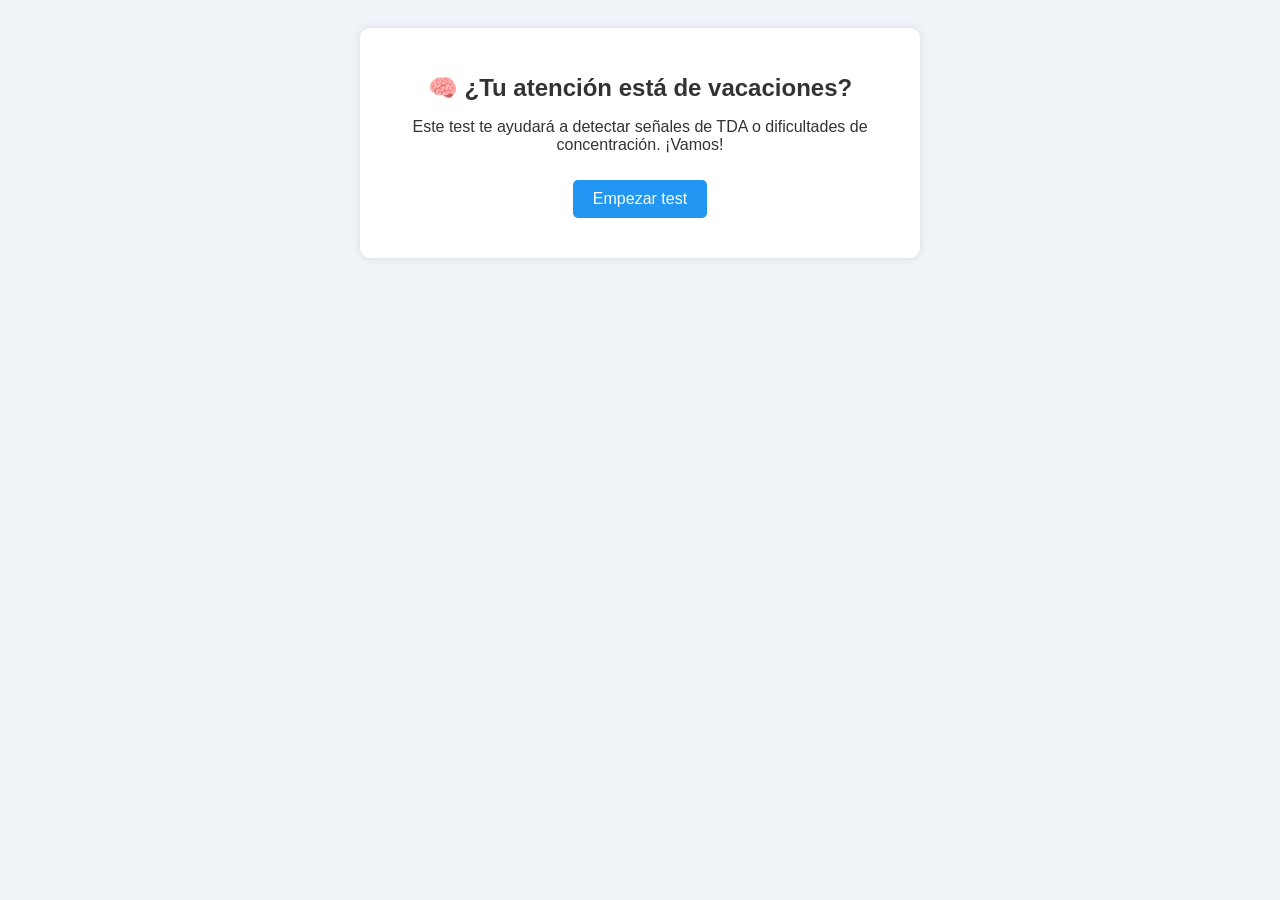
<file: test de atencion.html>
<!DOCTYPE html>
<html lang="es">
<head>
  <meta charset="UTF-8" />
  <meta name="viewport" content="width=device-width, initial-scale=1.0"/>
  <title>Test de Atención</title>
  <style>
    body {
      font-family: 'Segoe UI', sans-serif;
      background: #f0f4f8;
      color: #333;
      text-align: center;
      padding: 20px;
    }
    .container {
      max-width: 500px;
      margin: auto;
      background: #fff;
      border-radius: 10px;
      box-shadow: 0 0 10px rgba(0,0,0,0.1);
      padding: 30px;
    }
    h1 {
      font-size: 24px;
      margin-bottom: 10px;
    }
    .question {
      font-size: 18px;
      margin: 20px 0;
    }
    button {
      padding: 10px 20px;
      margin: 10px;
      font-size: 16px;
      border: none;
      border-radius: 5px;
      cursor: pointer;
    }
    .yes { background-color: #4caf50; color: white; }
    .no { background-color: #f44336; color: white; }
    .start, .restart {
      background-color: #2196f3;
      color: white;
    }
    .result {
      font-size: 20px;
      margin-top: 30px;
    }
  </style>
</head>
<body>
  <div class="container">
    <h1>🧠 ¿Tu atención está de vacaciones?</h1>
    <div id="quiz">
      <p>Este test te ayudará a detectar señales de TDA o dificultades de concentración. ¡Vamos!</p>
      <button class="start" onclick="startQuiz()">Empezar test</button>
    </div>
  </div>

  <script>
    const questions = [
      "¿Te distraes con facilidad, incluso cuando algo es importante?",
      "¿Te cuesta terminar lo que empiezas?",
      "¿Pierdes cosas como llaves, celular o ideas?",
      "¿Evitas tareas que requieren mucha concentración?",
      "¿Te cuesta seguir instrucciones largas?",
      "¿Sientes que tu mente salta de un tema a otro?",
      "¿Olvidas cosas que acabas de leer o escuchar?",
      "¿Te cuesta organizar tu tiempo o tus tareas?",
      "¿Interrumpes a otros sin querer?",
      "¿Te aburres muy rápido si algo no te interesa?"
    ];

    let current = 0;
    let score = 0;

    function startQuiz() {
      document.getElementById("quiz").innerHTML = `
        <div class="question">${questions[current]}</div>
        <button class="yes" onclick="answer(true)">Sí</button>
        <button class="no" onclick="answer(false)">No</button>
      `;
    }

    function answer(isYes) {
      if (isYes) score++;
      current++;
      if (current < questions.length) {
        document.getElementById("quiz").innerHTML = `
          <div class="question">${questions[current]}</div>
          <button class="yes" onclick="answer(true)">Sí</button>
          <button class="no" onclick="answer(false)">No</button>
        `;
      } else {
        showResult();
      }
    }

    function showResult() {
      let message = "";
      if (score <= 3) {
        message = "🧘‍♂️ Mente zen. Tu enfoque está en modo pro.";
      } else if (score <= 6) {
        message = "🤹‍♀️ Enfocado pero caótico. A veces te cuesta, pero lo manejas.";
      } else {
        message = "🐿️ Ardilla distraída. Tu atención necesita un GPS.";
      }

      document.getElementById("quiz").innerHTML = `
        <div class="result">${message}</div>
        <p>Tu puntaje: ${score} de ${questions.length}</p>
        <button class="restart" onclick="restart()">Volver a empezar</button>
      `;
      current = 0;
      score = 0;
    }

    function restart() {
      startQuiz();
    }
  </script>
</body>
</html>
</file>
<file: arma-tu-pc/css/styles.css>
/* Calculadora de FPS estimados — hoja de estilos */
:root {
  --bg: #0e1117; --bg2: #151a23; --bg3: #1c2330; --linea: #252d3b;
  --txt: #e6edf3; --txt2: #9aa7b8; --txt3: #6b7889;
  --acc: #4ade80; --acc2: #38bdf8; --warn: #fbbf24; --err: #f87171; --est: #a78bfa;
  --n5: #22d3ee; --n4: #4ade80; --n3: #a3e635; --n2: #fbbf24; --n1: #fb923c; --n0: #f87171;
  /* Versiones translúcidas fijas. Se evita mezclar colores en CSS porque esa
     función no existe en los navegadores integrados de apps (WhatsApp) en
     móviles algo antiguos, y ahí el fondo saldría negro. */
  --acc-suave: rgba(74, 222, 128, .12); --destello: rgba(56, 189, 248, .28);
  --r: 10px; --sombra: 0 1px 3px rgba(0,0,0,.4);
}
:root[data-tema="claro"] {
  --bg: #f6f8fb; --bg2: #ffffff; --bg3: #eef2f7; --linea: #dbe3ec;
  --txt: #12181f; --txt2: #4b5866; --txt3: #77869a;
  --acc: #16a34a; --acc2: #0284c7; --warn: #b45309; --err: #dc2626; --est: #7c3aed;
  --n5: #0891b2; --n4: #16a34a; --n3: #65a30d; --n2: #b45309; --n1: #ea580c; --n0: #dc2626;
  --acc-suave: rgba(22, 163, 74, .10); --destello: rgba(2, 132, 199, .20);
  --sombra: 0 1px 3px rgba(16,24,40,.08);
}
* { box-sizing: border-box; }
body {
  margin: 0; background: var(--bg); color: var(--txt);
  font: 15px/1.5 -apple-system, "Segoe UI", Roboto, Helvetica, Arial, sans-serif;
  -webkit-font-smoothing: antialiased;
}
.num { font-variant-numeric: tabular-nums; font-family: ui-monospace, "SF Mono", Menlo, Consolas, monospace; }
a { color: var(--acc2); }

/* ---------- estructura ---------- */
.wrap { max-width: 1240px; margin: 0 auto; padding: 0 16px 64px; }
header.top { border-bottom: 1px solid var(--linea); background: var(--bg2); }
.top-in { max-width: 1240px; margin: 0 auto; padding: 16px 16px 0; }
h1 { font-size: 21px; margin: 0 0 4px; letter-spacing: -.01em; }
h1 span { color: var(--acc); }
.sub { color: var(--txt2); font-size: 13px; margin: 0 0 14px; }
.top-row { display: flex; justify-content: space-between; align-items: flex-start; gap: 16px; flex-wrap: wrap; }

/* franja de resumen siempre visible al desplazar
   (ojo: la clase .barra ya existe para las barritas de la tabla de FPS) */
.resumen {
  position: sticky; top: 0; z-index: 20;
  background: var(--bg2); border-bottom: 1px solid var(--linea);
  box-shadow: 0 2px 10px rgba(0,0,0,.25);
}
:root[data-tema="claro"] .resumen { box-shadow: 0 2px 10px rgba(16,24,40,.06); }
.resumen-in {
  max-width: 1240px; margin: 0 auto; padding: 7px 16px;
  display: flex; gap: 18px; align-items: center; justify-content: space-between; flex-wrap: wrap;
}
.resumen-datos { display: flex; gap: 20px; align-items: center; flex-wrap: wrap; min-width: 0; }
.saltos .tab { padding: 7px 9px; font-size: 13px; }
.resumen-it { display: flex; flex-direction: column; gap: 1px; min-width: 0; }
.resumen-it .k { font-size: 10.5px; text-transform: uppercase; letter-spacing: .05em; color: var(--txt3); }
.resumen-it .v { font-size: 16px; font-weight: 700; line-height: 1.15; }
.resumen-it .v small { font-size: 11.5px; font-weight: 400; color: var(--txt2); margin-left: 4px; }
.resumen-it.sep { border-left: 1px solid var(--linea); padding-left: 22px; }
.resumen .eq { font-size: 11.5px; color: var(--txt2); }

nav.tabs { display: flex; gap: 2px; overflow-x: auto; scrollbar-width: none; }
nav.tabs::-webkit-scrollbar { display: none; }
.tab {
  background: none; border: 0; border-bottom: 2px solid transparent; color: var(--txt2);
  padding: 10px 14px; font-size: 14px; font-weight: 500; cursor: pointer; white-space: nowrap;
}
.tab:hover { color: var(--txt); }
.tab.on { color: var(--txt); border-bottom-color: var(--acc); }
.tab { transition: color .15s ease, border-color .15s ease; }
.seccion { padding-top: 22px; scroll-margin-top: 86px; }
.titulo-seccion { font-size: 17px; margin: 26px 0 -2px; letter-spacing: -.01em; }
.titulo-seccion span { font-size: 13px; font-weight: 400; color: var(--txt3); letter-spacing: 0; }
html { scroll-behavior: smooth; }
@media (prefers-reduced-motion: reduce) { html { scroll-behavior: auto; } }

/* ---------- avisos ---------- */
.aviso {
  background: var(--bg3); border: 1px solid var(--linea); border-left: 3px solid var(--warn);
  border-radius: var(--r); padding: 11px 14px; font-size: 13px; color: var(--txt2); margin: 14px 0;
}
.aviso strong { color: var(--txt); }
.aviso.err { border-left-color: var(--err); }
.aviso.ok { border-left-color: var(--acc); }

/* ---------- tarjetas ---------- */
.card { background: var(--bg2); border: 1px solid var(--linea); border-radius: var(--r); padding: 16px; box-shadow: var(--sombra); }
.card + .card { margin-top: 14px; }
.card h2 { font-size: 15px; margin: 0 0 12px; letter-spacing: .01em; }
.card h3 { font-size: 13px; margin: 18px 0 8px; color: var(--txt2); text-transform: uppercase; letter-spacing: .05em; }
.grid2 { display: grid; grid-template-columns: minmax(0,1.15fr) minmax(0,1fr); gap: 14px; align-items: start; }
.grid3 { display: grid; grid-template-columns: repeat(auto-fit, minmax(230px,1fr)); gap: 14px; }

/* ---------- formularios ---------- */
label.f { display: block; margin-bottom: 11px; }
label.f > span { display: block; font-size: 12px; color: var(--txt2); margin-bottom: 4px; }
select, input[type="number"], input[type="text"] {
  width: 100%; background: var(--bg3); color: var(--txt); border: 1px solid var(--linea);
  border-radius: 7px; padding: 8px 9px; font-size: 13.5px; font-family: inherit;
}
select:focus, input:focus { outline: 2px solid var(--acc2); outline-offset: -1px; }
.fila { display: flex; gap: 10px; flex-wrap: wrap; align-items: flex-end; }
.fila > label.f { flex: 1 1 140px; margin-bottom: 0; }
button.btn {
  background: var(--acc); color: #06210f; border: 0; border-radius: 7px; padding: 9px 15px;
  font-size: 13.5px; font-weight: 600; cursor: pointer; font-family: inherit;
}
:root[data-tema="claro"] button.btn:not(.sec) { color: #fff; }
button.btn.sec { background: var(--bg3); color: var(--txt); border: 1px solid var(--linea); font-weight: 500; }
button.btn:hover { filter: brightness(1.08); }
.chips { display: flex; gap: 6px; flex-wrap: wrap; }
.chip {
  background: var(--bg3); border: 1px solid var(--linea); color: var(--txt2); border-radius: 999px;
  padding: 5px 11px; font-size: 12.5px; cursor: pointer; font-family: inherit;
}
.chip.on { background: var(--acc); border-color: var(--acc); color: #06210f; font-weight: 600; }
:root[data-tema="claro"] .chip.on { color: #fff; }

/* ---------- tablas ---------- */
.tabla-wrap { overflow-x: auto; margin: 0 -16px; padding: 0 16px; }
table { width: 100%; border-collapse: collapse; font-size: 13.5px; }
th {
  text-align: left; font-size: 11.5px; text-transform: uppercase; letter-spacing: .05em;
  color: var(--txt3); font-weight: 600; padding: 7px 9px; border-bottom: 1px solid var(--linea); white-space: nowrap;
}
td { padding: 8px 9px; border-bottom: 1px solid var(--linea); vertical-align: middle; }
tbody tr:hover { background: var(--bg3); }
td.r, th.r { text-align: right; }
.j-nombre { font-weight: 500; }
.j-meta { font-size: 11.5px; color: var(--txt3); }

/* ---------- indicadores de FPS ---------- */
.fps { font-size: 17px; font-weight: 700; }
.fps small { font-size: 11px; font-weight: 400; color: var(--txt3); margin-left: 3px; }
.n5 { color: var(--n5); } .n4 { color: var(--n4); } .n3 { color: var(--n3); }
.n2 { color: var(--n2); } .n1 { color: var(--n1); } .n0 { color: var(--n0); }
.barra { height: 6px; background: var(--bg3); border-radius: 3px; overflow: hidden; min-width: 70px; }
.barra > i { display: block; height: 100%; border-radius: 3px; background: currentColor; }
.rango { font-size: 11px; color: var(--txt3); white-space: nowrap; }
.badge {
  display: inline-block; font-size: 10.5px; padding: 2px 7px; border-radius: 999px;
  background: var(--bg3); color: var(--txt2); border: 1px solid var(--linea); white-space: nowrap;
}
.badge.gpu { color: var(--acc2); } .badge.cpu { color: var(--warn); }
.badge.est { color: var(--est); } .badge.alerta { color: var(--err); border-color: var(--err); }
.badge.ok { color: var(--acc); }

/* ---------- precios ---------- */
.total { display: flex; justify-content: space-between; align-items: baseline; padding: 12px 0 2px; border-top: 2px solid var(--linea); margin-top: 6px; }
.total b { font-size: 22px; }
.total .clp { color: var(--txt2); font-size: 13px; }
.mini { font-size: 11.5px; color: var(--txt3); line-height: 1.45; }
ul.notas { margin: 8px 0 0; padding-left: 18px; font-size: 12.5px; color: var(--txt2); }
ul.notas li { margin-bottom: 5px; }

/* ---------- resumen de clase ---------- */
.clase { display: flex; gap: 12px; align-items: center; padding: 12px; background: var(--bg3); border-radius: 8px; margin-bottom: 12px; }
.clase .big { font-size: 26px; font-weight: 800; line-height: 1; }
.clase .t { font-size: 12.5px; color: var(--txt2); }
.res-grid { display: grid; grid-template-columns: repeat(auto-fit,minmax(150px,1fr)); gap: 8px; }
.res-cell { background: var(--bg3); border-radius: 8px; padding: 10px; border: 1px solid var(--linea); }
.res-cell .k { font-size: 11.5px; color: var(--txt3); }
.res-cell .v { font-size: 18px; font-weight: 700; }

details { border-top: 1px solid var(--linea); padding: 9px 0; }
details summary { cursor: pointer; font-size: 13px; color: var(--txt2); }
details[open] summary { color: var(--txt); margin-bottom: 8px; }
code { background: var(--bg3); padding: 1px 5px; border-radius: 4px; font-size: 12.5px; }
pre.form { background: var(--bg3); border: 1px solid var(--linea); border-radius: 8px; padding: 12px; overflow-x: auto; font-size: 12.5px; line-height: 1.6; margin: 8px 0; }
footer { margin-top: 36px; padding-top: 16px; border-top: 1px solid var(--linea); font-size: 12px; color: var(--txt3); }

@media (max-width: 860px) {
  .grid2 { grid-template-columns: 1fr; }
  h1 { font-size: 18px; }
  .wrap { padding: 0 12px 48px; }
  .tabla-wrap { margin: 0 -12px; padding: 0 12px; }
}

/* tarjetas del recomendador: misma altura y botón siempre abajo */
.grid3 > .card { display: flex; flex-direction: column; }
.grid3 > .card > .btn { margin-top: auto; align-self: flex-start; }
.grid3 > .card .total { margin-top: 10px; }

/* ---------- dos columnas: componentes a la izquierda, resultados a la derecha ---------- */
.split { display: grid; grid-template-columns: minmax(320px, 390px) minmax(0, 1fr); gap: 14px; align-items: start; }
.col-a > .card:first-child, .col-b > .card:first-child { margin-top: 0; }
.col-a .card + .card, .col-b .card + .card { margin-top: 14px; }
.col-a .fila > label.f { flex: 1 1 120px; }
#d-juegos { margin-top: 12px; }
#d-juegos summary { font-weight: 500; }

@media (max-width: 1000px) {
  .split { grid-template-columns: 1fr; }
}
@media (max-width: 620px) {
  /* En pantalla chica la franja se queda con lo que decide una compra:
     precio, FPS y dónde está el cuello de botella. El equipo ya se ve en los
     selectores, que están justo debajo. */
  .resumen-in { gap: 6px 14px; padding: 6px 12px; justify-content: flex-start; }
  .resumen-datos { gap: 16px; }
  .resumen-it.sep { border-left: 0; padding-left: 0; }
  .resumen-it .v { font-size: 14px; }
  .resumen-it .k { font-size: 9.5px; }
  .resumen-it .eq, .resumen-datos .resumen-it:first-child { display: none; }
  .saltos { width: 100%; }
  .saltos .tab { padding: 6px 8px; font-size: 12.5px; }
  .seccion { scroll-margin-top: 106px; }
  .tabla-scroll { max-height: 360px; }
}

/* Los <select> tienen un ancho mínimo intrínseco: el de su opción más larga.
   Sin esto, una opción larga estira la columna de la grilla y rompe el móvil. */
.split > *, .col-a .card, .col-b .card, label.f, .fila > label.f { min-width: 0; }
select { min-width: 0; max-width: 100%; }

/* ---------- una sola página: fluidez e interacción ---------- */

/* tablas largas: se desplazan por dentro para no estirar la página */
.tabla-scroll { max-height: 440px; overflow: auto; margin: 0 -16px; padding: 0 16px; }
.tabla-scroll table { margin-top: 0; }
.tabla-scroll thead th {
  position: sticky; top: 0; z-index: 2;
  background: var(--bg2); box-shadow: 0 1px 0 var(--linea);
}

/* filas que se pueden montar en el equipo con un clic */
#t-gpu tbody tr, #t-cpu tbody tr { cursor: pointer; }
#t-gpu tbody tr:hover, #t-cpu tbody tr:hover { background: var(--bg3); }
tbody tr.actual { background: var(--acc-suave); }
tbody tr.actual td:first-child { box-shadow: inset 3px 0 0 var(--acc); }
tbody tr.actual .j-nombre::after {
  content: " · en tu equipo"; font-size: 11px; font-weight: 400; color: var(--acc);
}

/* al cambiar un número, un destello corto para no perderlo de vista */
@keyframes destello {
  from { background: var(--destello); }
  to   { background: transparent; }
}
.destello { animation: destello .5s ease-out; border-radius: 5px; }
@media (prefers-reduced-motion: reduce) { .destello { animation: none; } }

.barra > i { transition: width .25s ease; }
.res-cell .v, .fps { transition: color .2s ease; }
.card { transition: border-color .15s ease; }

/* ---------- compartir ---------- */
.acciones { display: flex; gap: 8px; align-items: center; }
.aviso-flotante {
  position: fixed; left: 50%; bottom: 22px; transform: translate(-50%, 16px);
  background: var(--bg3); color: var(--txt); border: 1px solid var(--linea);
  border-radius: 999px; padding: 10px 18px; font-size: 13.5px; box-shadow: 0 6px 24px rgba(0,0,0,.35);
  opacity: 0; pointer-events: none; transition: opacity .2s ease, transform .2s ease; z-index: 50;
}
.aviso-flotante.ver { opacity: 1; transform: translate(-50%, 0); }
@media (max-width: 620px) {
  .acciones { width: 100%; }
  .acciones .btn { flex: 1; }
}

/* ---------- explicación en palabras ---------- */
.intro { font-size: 14px; color: var(--txt2); margin: 0 0 14px; }
ol.pasos { margin: 0 0 14px; padding-left: 20px; font-size: 14px; color: var(--txt2); }
ol.pasos li { margin-bottom: 11px; padding-left: 3px; }
ol.pasos li::marker { color: var(--acc); font-weight: 700; }
ol.pasos b { color: var(--txt); font-weight: 600; }
@media (max-width: 620px) { pre.form { font-size: 11px; } }

/* ---------- niveles de detalle: Usuario / Técnico / Experto ---------- */
.nivel-sel { margin-top: 16px; border-color: var(--acc); }
.nivel-sel h2 { margin: 0 0 3px; }
.nivel-sel > .mini { margin: 0 0 12px; }
.nivel-ops { display: grid; grid-template-columns: repeat(auto-fit, minmax(210px, 1fr)); gap: 10px; }
.nivel-op {
  text-align: left; background: var(--bg3); border: 1px solid var(--linea); border-radius: 9px;
  padding: 11px 13px; cursor: pointer; font-family: inherit; color: var(--txt2);
  display: flex; flex-direction: column; gap: 3px; transition: border-color .15s ease, background .15s ease;
}
.nivel-op b { font-size: 14.5px; color: var(--txt); }
.nivel-op span { font-size: 12px; line-height: 1.45; }
.nivel-op:hover { border-color: var(--txt3); }
.nivel-op.on { border-color: var(--acc); background: var(--acc-suave); }
.nivel-op.on b { color: var(--acc); }

/* Qué se ve en cada nivel */
html[data-nivel="1"] .desde-tecnico,
html[data-nivel="1"] .solo-experto,
html[data-nivel="2"] .solo-experto { display: none !important; }
html:not([data-nivel="1"]) .solo-usuario { display: none !important; }
html[data-nivel="1"] .rango { display: none; }
html[data-nivel="1"] .j-meta.motor { display: none; }

/* ---------- aptitud para diseño y video ---------- */
.apt { padding: 10px 0; border-top: 1px solid var(--linea); }
.apt:first-child { border-top: 0; padding-top: 2px; }
.apt-cab { display: flex; align-items: center; gap: 8px; flex-wrap: wrap; }
.apt-punto { width: 9px; height: 9px; border-radius: 50%; background: currentColor; flex: none; }
.apt-txt { margin: 5px 0 0; font-size: 13px; color: var(--txt2); line-height: 1.5; }
.apt-txt.j-meta { font-size: 12px; color: var(--txt3); }
</file>
<file: arma-tu-pc/css/estilos.css>
/* ===========================================================================
   estilos.css — Identidades visuales alternativas, para elegir una.

   Cada bloque redefine las variables de color y unas pocas reglas de forma.
   El HTML y el JavaScript no cambian: solo cambia la piel.

   Nota: las variantes fijan su propia paleta y no responden al botón de
   tema claro/oscuro. Cuando se elija una, se le hace su versión clara.

   Sin tipografías externas: solo pilas de sistema, para que la página siga
   funcionando sin conexión y dentro del navegador de WhatsApp.
   =========================================================================== */

/* ============================== A · CONSOLA ============================== */
html[data-estilo="consola"] {
  --bg:#080b0a; --bg2:#0d1210; --bg3:#131a17; --linea:#1f2a24;
  --txt:#d6e4da; --txt2:#8fa89a; --txt3:#617467;
  --acc:#3ddc84; --acc2:#5ad1e0; --warn:#e0b341; --err:#ff6b6b; --est:#b48ef0;
  --n5:#5ad1e0; --n4:#3ddc84; --n3:#9fd356; --n2:#e0b341; --n1:#e88b3d; --n0:#ff6b6b;
  --acc-suave:rgba(61,220,132,.10); --destello:rgba(90,209,224,.22);
  --r:0px; --sombra:none;
}
html[data-estilo="consola"] body,
html[data-estilo="consola"] select,
html[data-estilo="consola"] input,
html[data-estilo="consola"] button { font-family: ui-monospace, "SF Mono", Menlo, Consolas, monospace; }
html[data-estilo="consola"] body { background-image: none; }
html[data-estilo="consola"] h1,
html[data-estilo="consola"] .card h2,
html[data-estilo="consola"] .titulo-seccion { text-transform: uppercase; letter-spacing: .08em; }
html[data-estilo="consola"] h1 { font-size: 19px; }
html[data-estilo="consola"] .card { border-radius: 0; box-shadow: none; }
html[data-estilo="consola"] .card h2::before { content: "// "; color: var(--acc); }
html[data-estilo="consola"] .chip,
html[data-estilo="consola"] .badge,
html[data-estilo="consola"] .nivel-op,
html[data-estilo="consola"] button.btn,
html[data-estilo="consola"] select,
html[data-estilo="consola"] input { border-radius: 0; }
html[data-estilo="consola"] .chip::before { content: "["; opacity:.5; margin-right:4px; }
html[data-estilo="consola"] .chip::after  { content: "]"; opacity:.5; margin-left:4px; }
html[data-estilo="consola"] th { border-bottom: 1px solid var(--acc); color: var(--acc); }
html[data-estilo="consola"] td { border-bottom: 1px dotted var(--linea); }
html[data-estilo="consola"] .barra { border-radius: 0; }
html[data-estilo="consola"] .barra > i { border-radius: 0; }
html[data-estilo="consola"] .resumen { border-bottom: 1px solid var(--acc); }

/* ============================= B · EDITORIAL ============================= */
html[data-estilo="editorial"] {
  --bg:#f7f4ee; --bg2:#fffdf9; --bg3:#efeae0; --linea:#ddd6c8;
  --txt:#191713; --txt2:#5b544a; --txt3:#8b8275;
  --acc:#1c6b45; --acc2:#1f5c8b; --warn:#9a6212; --err:#a32b2b; --est:#6b4fa8;
  --n5:#1f5c8b; --n4:#1c6b45; --n3:#4e7a1f; --n2:#9a6212; --n1:#b2541d; --n0:#a32b2b;
  --acc-suave:rgba(28,107,69,.08); --destello:rgba(31,92,139,.14);
  --r:3px; --sombra:none;
}
html[data-estilo="editorial"] h1,
html[data-estilo="editorial"] .card h2,
html[data-estilo="editorial"] .titulo-seccion,
html[data-estilo="editorial"] .clase .big,
html[data-estilo="editorial"] .nivel-op b {
  font-family: "Iowan Old Style", "Palatino Linotype", Palatino, Georgia, serif;
  font-weight: 600; letter-spacing: -.01em;
}
html[data-estilo="editorial"] h1 { font-size: 27px; }
html[data-estilo="editorial"] .card h2 { font-size: 18px; }
html[data-estilo="editorial"] .card {
  border: 0; border-top: 2px solid var(--txt); border-radius: 0;
  padding: 18px 0 22px; background: none; box-shadow: none;
}
html[data-estilo="editorial"] .card + .card { margin-top: 26px; }
html[data-estilo="editorial"] .split { gap: 34px; }
html[data-estilo="editorial"] .aviso { background: none; border: 0; border-left: 3px solid var(--warn); border-radius: 0; }
html[data-estilo="editorial"] .fps { font-weight: 600; }
html[data-estilo="editorial"] th { border-bottom: 1px solid var(--txt); color: var(--txt2); }
html[data-estilo="editorial"] tbody tr:hover { background: var(--bg3); }
html[data-estilo="editorial"] .resumen { background: var(--bg2); border-bottom: 2px solid var(--txt); }
html[data-estilo="editorial"] .res-cell,
html[data-estilo="editorial"] .clase { background: none; border: 0; border-left: 2px solid var(--linea); border-radius: 0; }
html[data-estilo="editorial"] .nivel-sel { border: 0; border-top: 2px solid var(--txt); }
html[data-estilo="editorial"] .nivel-op { background: none; border-color: var(--linea); }

/* ============================== C · ARCADE ============================== */
html[data-estilo="arcade"] {
  --bg:#0a0713; --bg2:#141029; --bg3:#1c1738; --linea:#2c2452;
  --txt:#f0ecff; --txt2:#a49bd0; --txt3:#6f66a0;
  --acc:#ff3d81; --acc2:#23e0ff; --warn:#ffc531; --err:#ff5470; --est:#c08bff;
  --n5:#23e0ff; --n4:#3dffa8; --n3:#b6ff3d; --n2:#ffc531; --n1:#ff8a3d; --n0:#ff5470;
  --acc-suave:rgba(255,61,129,.12); --destello:rgba(35,224,255,.26);
  --r:14px; --sombra:0 6px 24px rgba(0,0,0,.45);
}
html[data-estilo="arcade"] body {
  background-image:
    radial-gradient(760px 420px at 12% -8%, rgba(255,61,129,.16), transparent 68%),
    radial-gradient(700px 400px at 92% 4%, rgba(35,224,255,.13), transparent 66%);
  background-attachment: fixed;
}
html[data-estilo="arcade"] h1,
html[data-estilo="arcade"] .clase .big,
html[data-estilo="arcade"] .titulo-seccion { font-weight: 800; letter-spacing: -.03em; }
html[data-estilo="arcade"] h1 { font-size: 26px; }
html[data-estilo="arcade"] h1 span { color: var(--acc); }
html[data-estilo="arcade"] .card { border-radius: 16px; }
html[data-estilo="arcade"] .card h2 { text-transform: uppercase; letter-spacing: .09em; font-size: 12.5px; color: var(--txt2); }
html[data-estilo="arcade"] .fps { text-shadow: 0 0 18px currentColor; }
html[data-estilo="arcade"] .clase .big { text-shadow: 0 0 26px currentColor; }
html[data-estilo="arcade"] .barra { height: 8px; border-radius: 4px; }
html[data-estilo="arcade"] .barra > i { box-shadow: 0 0 12px currentColor; }
html[data-estilo="arcade"] button.btn { background: linear-gradient(95deg, #ff3d81, #ff7a3d); color: #fff; border-radius: 999px; }
html[data-estilo="arcade"] .chip.on,
html[data-estilo="arcade"] .nivel-op.on { background: linear-gradient(95deg, rgba(255,61,129,.30), rgba(35,224,255,.22)); color: var(--txt); }
html[data-estilo="arcade"] .chip.on { color: #fff; }
html[data-estilo="arcade"] .nivel-op.on b { color: var(--acc2); }
html[data-estilo="arcade"] .tab.on { border-bottom-color: var(--acc); }
html[data-estilo="arcade"] .resumen { background: rgba(20,16,41,.92); backdrop-filter: blur(8px); }

/* ============================= D · FICHA TÉCNICA ========================= */
html[data-estilo="ficha"] {
  --bg:#17181a; --bg2:#1e2023; --bg3:#26292d; --linea:#33373c;
  --txt:#e8e6e1; --txt2:#a29d94; --txt3:#726d65;
  --acc:#f0a53f; --acc2:#6fb2d2; --warn:#f0a53f; --err:#e06a5a; --est:#a893c9;
  --n5:#6fb2d2; --n4:#8ab661; --n3:#b3b358; --n2:#f0a53f; --n1:#e0855a; --n0:#e06a5a;
  --acc-suave:rgba(240,165,63,.10); --destello:rgba(240,165,63,.20);
  --r:3px; --sombra:none;
}
html[data-estilo="ficha"] .card { border-radius: 3px; border-color: var(--linea); }
html[data-estilo="ficha"] .card h2,
html[data-estilo="ficha"] .titulo-seccion,
html[data-estilo="ficha"] label.f > span,
html[data-estilo="ficha"] .resumen-it .k {
  text-transform: uppercase; letter-spacing: .1em; font-size: 11px; color: var(--txt2);
}
html[data-estilo="ficha"] .card h2 { padding-bottom: 8px; border-bottom: 2px solid var(--acc); display: inline-block; }
html[data-estilo="ficha"] .titulo-seccion { font-size: 12px; }
html[data-estilo="ficha"] h1 { font-size: 20px; letter-spacing: .02em; }
html[data-estilo="ficha"] tbody tr:nth-child(odd) { background: rgba(255,255,255,.022); }
html[data-estilo="ficha"] th { background: var(--bg3); border-bottom: 2px solid var(--acc); color: var(--txt2); }
html[data-estilo="ficha"] .chip, html[data-estilo="ficha"] .badge { border-radius: 3px; }
html[data-estilo="ficha"] button.btn, html[data-estilo="ficha"] select,
html[data-estilo="ficha"] input, html[data-estilo="ficha"] .nivel-op { border-radius: 3px; }
html[data-estilo="ficha"] .res-cell { border-radius: 3px; border-left: 3px solid var(--acc); }
html[data-estilo="ficha"] .clase { border-radius: 3px; border-left: 3px solid var(--acc); }
html[data-estilo="ficha"] .barra { border-radius: 2px; }
html[data-estilo="ficha"] .barra > i { border-radius: 2px; }

/* ===================== selector temporal de estilos ====================== */
.elige {
  position: fixed; left: 50%; bottom: 14px; transform: translateX(-50%);
  display: flex; gap: 6px; align-items: center; flex-wrap: wrap; justify-content: center;
  background: var(--bg2); border: 1px solid var(--linea); border-radius: 999px;
  padding: 7px 10px; box-shadow: 0 8px 30px rgba(0,0,0,.4); z-index: 60; max-width: calc(100vw - 20px);
}
.elige > span { font-size: 11.5px; color: var(--txt3); padding: 0 6px; }
.elige button {
  background: none; border: 1px solid transparent; color: var(--txt2); border-radius: 999px;
  padding: 6px 12px; font-size: 13px; cursor: pointer; font-family: inherit; white-space: nowrap;
}
.elige button:hover { color: var(--txt); }
.elige button.on { background: var(--acc); border-color: var(--acc); color: #fff; font-weight: 600; }
@media (max-width: 620px) { .elige { bottom: 8px; padding: 6px; } .elige > span { display: none; } .elige button { padding: 6px 9px; font-size: 12px; } }
</file>
<file: calculadora-fps/css/styles.css>
/* Calculadora de FPS estimados — hoja de estilos */
:root {
  --bg: #0e1117; --bg2: #151a23; --bg3: #1c2330; --linea: #252d3b;
  --txt: #e6edf3; --txt2: #9aa7b8; --txt3: #6b7889;
  --acc: #4ade80; --acc2: #38bdf8; --warn: #fbbf24; --err: #f87171; --est: #a78bfa;
  --n5: #22d3ee; --n4: #4ade80; --n3: #a3e635; --n2: #fbbf24; --n1: #fb923c; --n0: #f87171;
  --r: 10px; --sombra: 0 1px 3px rgba(0,0,0,.4);
}
:root[data-tema="claro"] {
  --bg: #f6f8fb; --bg2: #ffffff; --bg3: #eef2f7; --linea: #dbe3ec;
  --txt: #12181f; --txt2: #4b5866; --txt3: #77869a;
  --acc: #16a34a; --acc2: #0284c7; --warn: #b45309; --err: #dc2626; --est: #7c3aed;
  --n5: #0891b2; --n4: #16a34a; --n3: #65a30d; --n2: #b45309; --n1: #ea580c; --n0: #dc2626;
  --sombra: 0 1px 3px rgba(16,24,40,.08);
}
* { box-sizing: border-box; }
body {
  margin: 0; background: var(--bg); color: var(--txt);
  font: 15px/1.5 -apple-system, "Segoe UI", Roboto, Helvetica, Arial, sans-serif;
  -webkit-font-smoothing: antialiased;
}
.num { font-variant-numeric: tabular-nums; font-family: ui-monospace, "SF Mono", Menlo, Consolas, monospace; }
a { color: var(--acc2); }

/* ---------- estructura ---------- */
.wrap { max-width: 1240px; margin: 0 auto; padding: 0 16px 64px; }
header.top { border-bottom: 1px solid var(--linea); background: var(--bg2); }
.top-in { max-width: 1240px; margin: 0 auto; padding: 18px 16px 0; }
h1 { font-size: 21px; margin: 0 0 4px; letter-spacing: -.01em; }
h1 span { color: var(--acc); }
.sub { color: var(--txt2); font-size: 13px; margin: 0 0 14px; }
.top-row { display: flex; justify-content: space-between; align-items: flex-start; gap: 16px; flex-wrap: wrap; }

nav.tabs { display: flex; gap: 2px; overflow-x: auto; scrollbar-width: none; }
nav.tabs::-webkit-scrollbar { display: none; }
.tab {
  background: none; border: 0; border-bottom: 2px solid transparent; color: var(--txt2);
  padding: 10px 14px; font-size: 14px; font-weight: 500; cursor: pointer; white-space: nowrap;
}
.tab:hover { color: var(--txt); }
.tab.on { color: var(--txt); border-bottom-color: var(--acc); }
.panel { display: none; padding-top: 20px; }
.panel.on { display: block; }

/* ---------- avisos ---------- */
.aviso {
  background: var(--bg3); border: 1px solid var(--linea); border-left: 3px solid var(--warn);
  border-radius: var(--r); padding: 11px 14px; font-size: 13px; color: var(--txt2); margin: 14px 0;
}
.aviso strong { color: var(--txt); }
.aviso.err { border-left-color: var(--err); }
.aviso.ok { border-left-color: var(--acc); }

/* ---------- tarjetas ---------- */
.card { background: var(--bg2); border: 1px solid var(--linea); border-radius: var(--r); padding: 16px; box-shadow: var(--sombra); }
.card + .card { margin-top: 14px; }
.card h2 { font-size: 15px; margin: 0 0 12px; letter-spacing: .01em; }
.card h3 { font-size: 13px; margin: 18px 0 8px; color: var(--txt2); text-transform: uppercase; letter-spacing: .05em; }
.grid2 { display: grid; grid-template-columns: minmax(0,1.15fr) minmax(0,1fr); gap: 14px; align-items: start; }
.grid3 { display: grid; grid-template-columns: repeat(auto-fit, minmax(230px,1fr)); gap: 14px; }

/* ---------- formularios ---------- */
label.f { display: block; margin-bottom: 11px; }
label.f > span { display: block; font-size: 12px; color: var(--txt2); margin-bottom: 4px; }
select, input[type="number"], input[type="text"] {
  width: 100%; background: var(--bg3); color: var(--txt); border: 1px solid var(--linea);
  border-radius: 7px; padding: 8px 9px; font-size: 13.5px; font-family: inherit;
}
select:focus, input:focus { outline: 2px solid var(--acc2); outline-offset: -1px; }
.fila { display: flex; gap: 10px; flex-wrap: wrap; align-items: flex-end; }
.fila > label.f { flex: 1 1 140px; margin-bottom: 0; }
button.btn {
  background: var(--acc); color: #06210f; border: 0; border-radius: 7px; padding: 9px 15px;
  font-size: 13.5px; font-weight: 600; cursor: pointer; font-family: inherit;
}
:root[data-tema="claro"] button.btn:not(.sec) { color: #fff; }
button.btn.sec { background: var(--bg3); color: var(--txt); border: 1px solid var(--linea); font-weight: 500; }
button.btn:hover { filter: brightness(1.08); }
.chips { display: flex; gap: 6px; flex-wrap: wrap; }
.chip {
  background: var(--bg3); border: 1px solid var(--linea); color: var(--txt2); border-radius: 999px;
  padding: 5px 11px; font-size: 12.5px; cursor: pointer; font-family: inherit;
}
.chip.on { background: var(--acc); border-color: var(--acc); color: #06210f; font-weight: 600; }
:root[data-tema="claro"] .chip.on { color: #fff; }

/* ---------- tablas ---------- */
.tabla-wrap { overflow-x: auto; margin: 0 -16px; padding: 0 16px; }
table { width: 100%; border-collapse: collapse; font-size: 13.5px; }
th {
  text-align: left; font-size: 11.5px; text-transform: uppercase; letter-spacing: .05em;
  color: var(--txt3); font-weight: 600; padding: 7px 9px; border-bottom: 1px solid var(--linea); white-space: nowrap;
}
td { padding: 8px 9px; border-bottom: 1px solid var(--linea); vertical-align: middle; }
tbody tr:hover { background: var(--bg3); }
td.r, th.r { text-align: right; }
.j-nombre { font-weight: 500; }
.j-meta { font-size: 11.5px; color: var(--txt3); }

/* ---------- indicadores de FPS ---------- */
.fps { font-size: 17px; font-weight: 700; }
.fps small { font-size: 11px; font-weight: 400; color: var(--txt3); margin-left: 3px; }
.n5 { color: var(--n5); } .n4 { color: var(--n4); } .n3 { color: var(--n3); }
.n2 { color: var(--n2); } .n1 { color: var(--n1); } .n0 { color: var(--n0); }
.barra { height: 6px; background: var(--bg3); border-radius: 3px; overflow: hidden; min-width: 70px; }
.barra > i { display: block; height: 100%; border-radius: 3px; background: currentColor; }
.rango { font-size: 11px; color: var(--txt3); white-space: nowrap; }
.badge {
  display: inline-block; font-size: 10.5px; padding: 2px 7px; border-radius: 999px;
  background: var(--bg3); color: var(--txt2); border: 1px solid var(--linea); white-space: nowrap;
}
.badge.gpu { color: var(--acc2); } .badge.cpu { color: var(--warn); }
.badge.est { color: var(--est); } .badge.alerta { color: var(--err); border-color: var(--err); }
.badge.ok { color: var(--acc); }

/* ---------- precios ---------- */
.total { display: flex; justify-content: space-between; align-items: baseline; padding: 12px 0 2px; border-top: 2px solid var(--linea); margin-top: 6px; }
.total b { font-size: 22px; }
.total .clp { color: var(--txt2); font-size: 13px; }
.mini { font-size: 11.5px; color: var(--txt3); line-height: 1.45; }
ul.notas { margin: 8px 0 0; padding-left: 18px; font-size: 12.5px; color: var(--txt2); }
ul.notas li { margin-bottom: 5px; }

/* ---------- resumen de clase ---------- */
.clase { display: flex; gap: 12px; align-items: center; padding: 12px; background: var(--bg3); border-radius: 8px; margin-bottom: 12px; }
.clase .big { font-size: 26px; font-weight: 800; line-height: 1; }
.clase .t { font-size: 12.5px; color: var(--txt2); }
.res-grid { display: grid; grid-template-columns: repeat(auto-fit,minmax(150px,1fr)); gap: 8px; }
.res-cell { background: var(--bg3); border-radius: 8px; padding: 10px; border: 1px solid var(--linea); }
.res-cell .k { font-size: 11.5px; color: var(--txt3); }
.res-cell .v { font-size: 18px; font-weight: 700; }

details { border-top: 1px solid var(--linea); padding: 9px 0; }
details summary { cursor: pointer; font-size: 13px; color: var(--txt2); }
details[open] summary { color: var(--txt); margin-bottom: 8px; }
code { background: var(--bg3); padding: 1px 5px; border-radius: 4px; font-size: 12.5px; }
pre.form { background: var(--bg3); border: 1px solid var(--linea); border-radius: 8px; padding: 12px; overflow-x: auto; font-size: 12.5px; line-height: 1.6; margin: 8px 0; }
footer { margin-top: 36px; padding-top: 16px; border-top: 1px solid var(--linea); font-size: 12px; color: var(--txt3); }

@media (max-width: 860px) {
  .grid2 { grid-template-columns: 1fr; }
  h1 { font-size: 18px; }
  .wrap { padding: 0 12px 48px; }
  .tabla-wrap { margin: 0 -12px; padding: 0 12px; }
}

/* tarjetas del recomendador: misma altura y botón siempre abajo */
.grid3 > .card { display: flex; flex-direction: column; }
.grid3 > .card > .btn { margin-top: auto; align-self: flex-start; }
.grid3 > .card .total { margin-top: 10px; }
</file>
